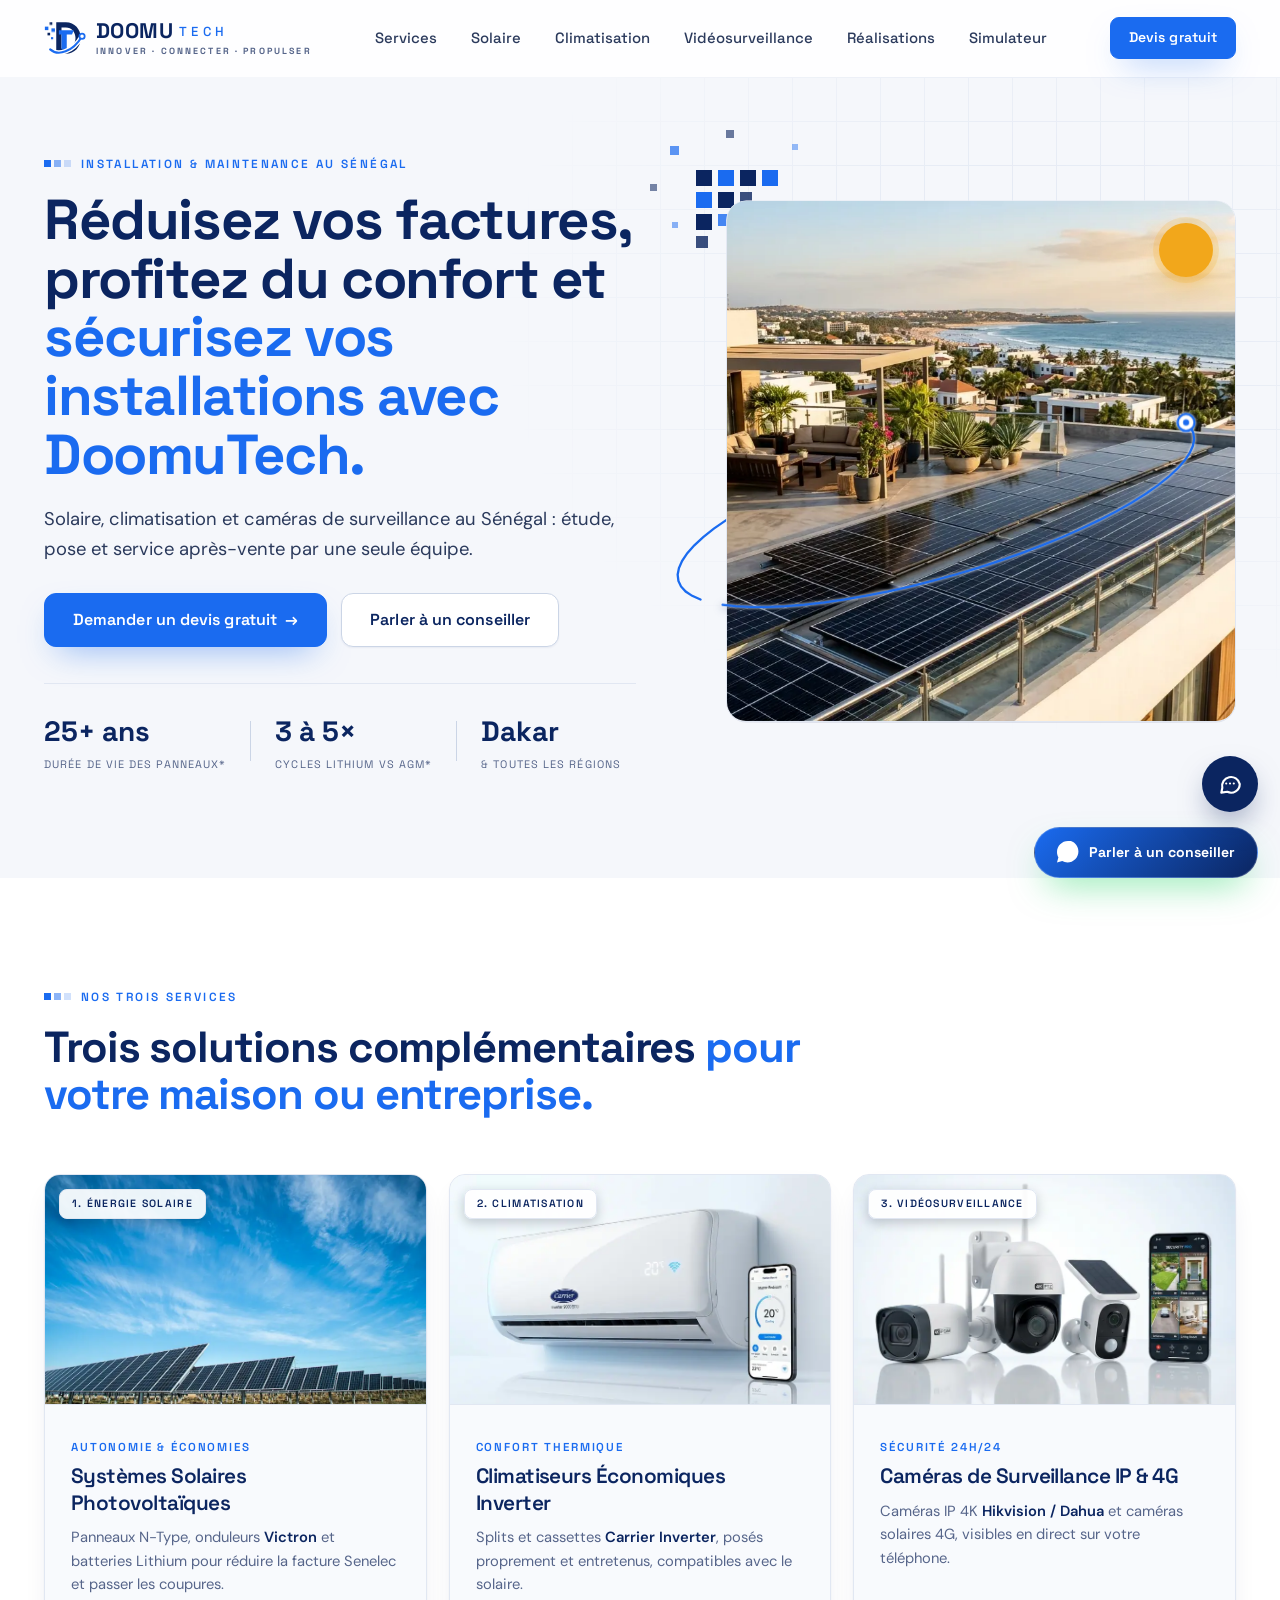
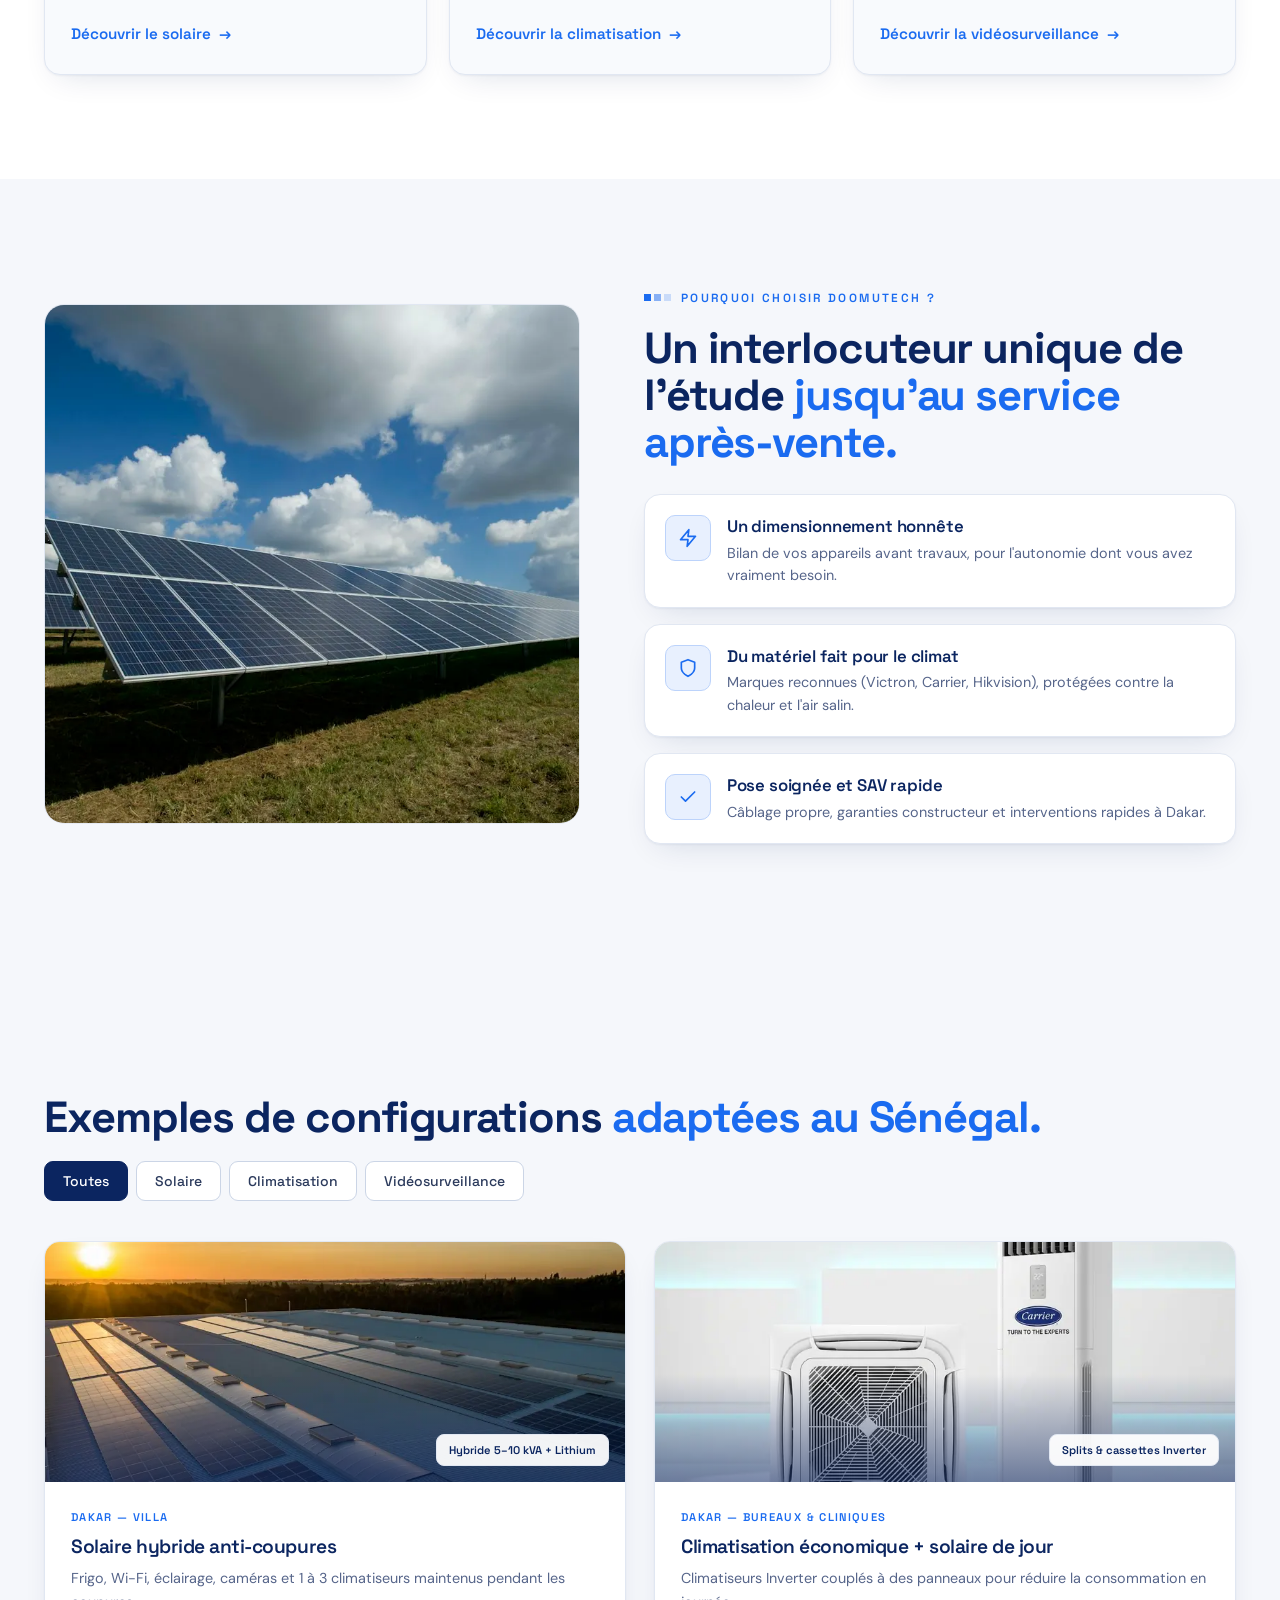
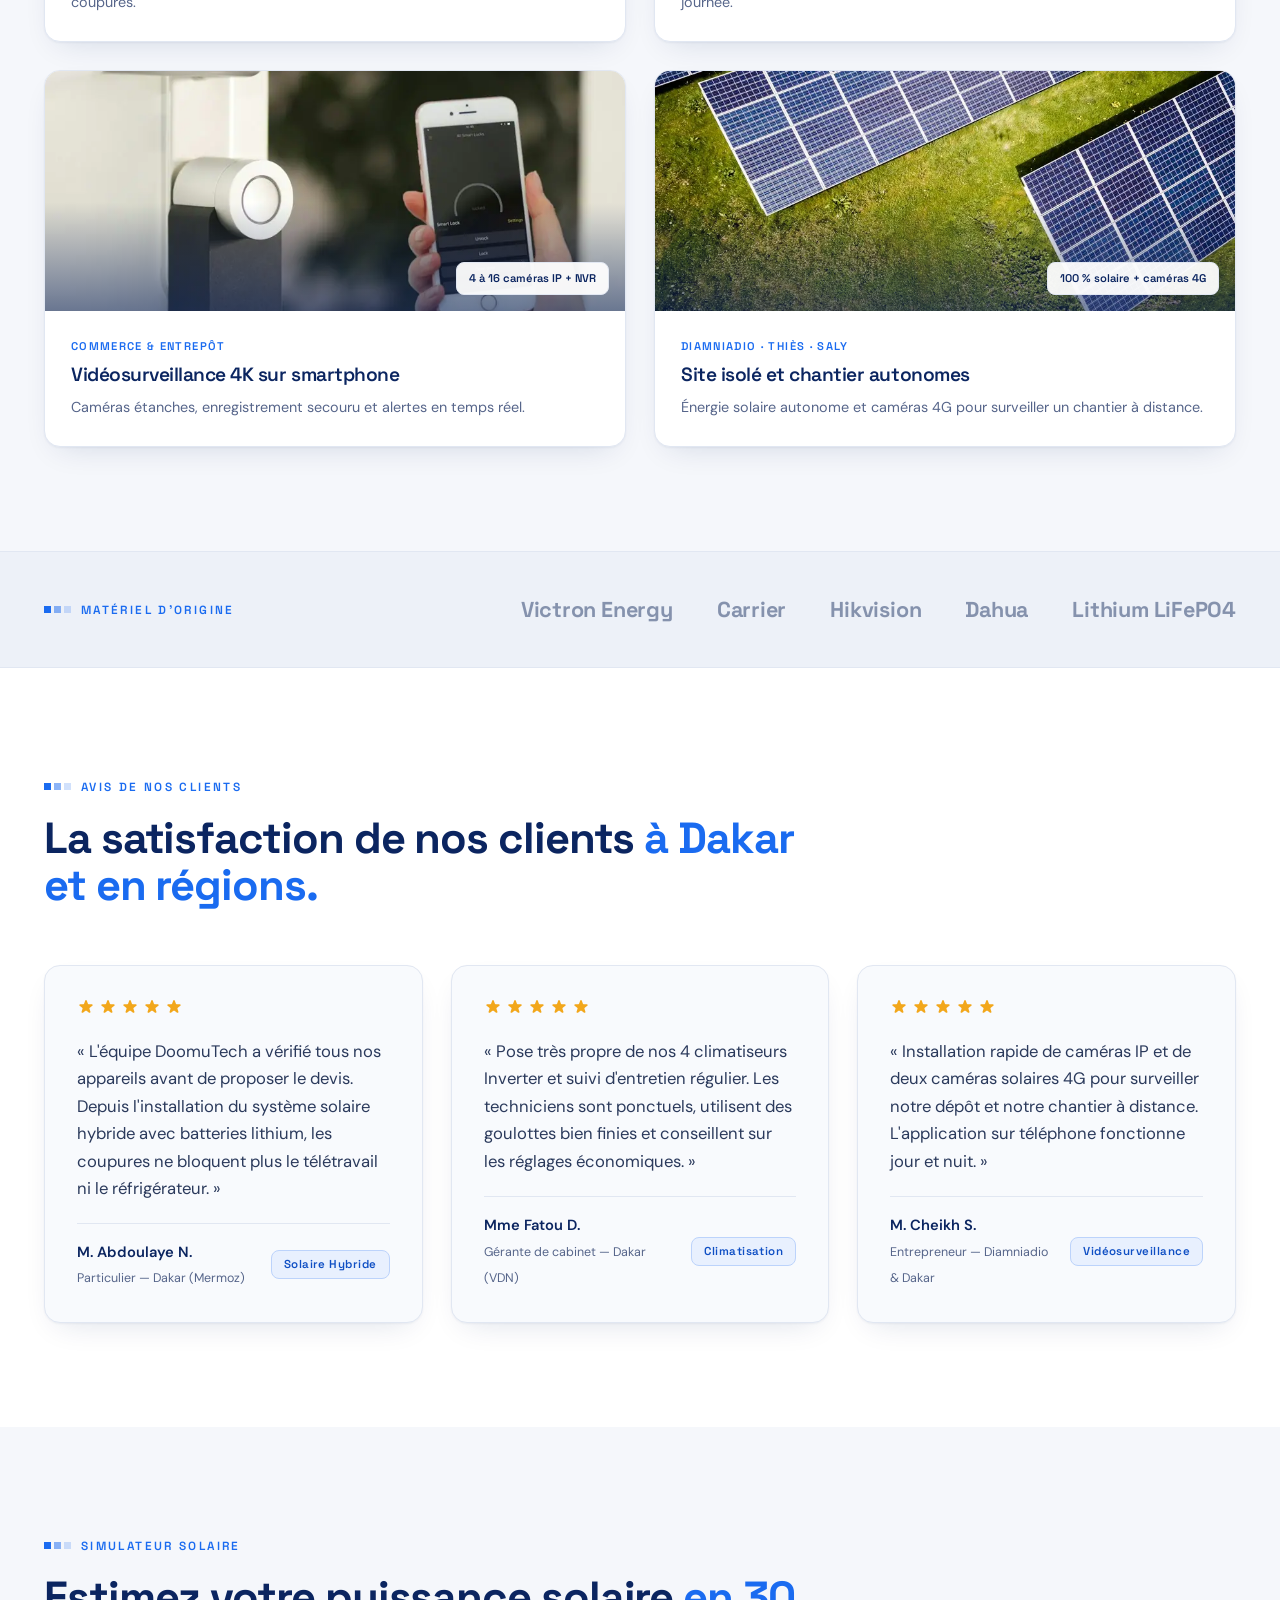
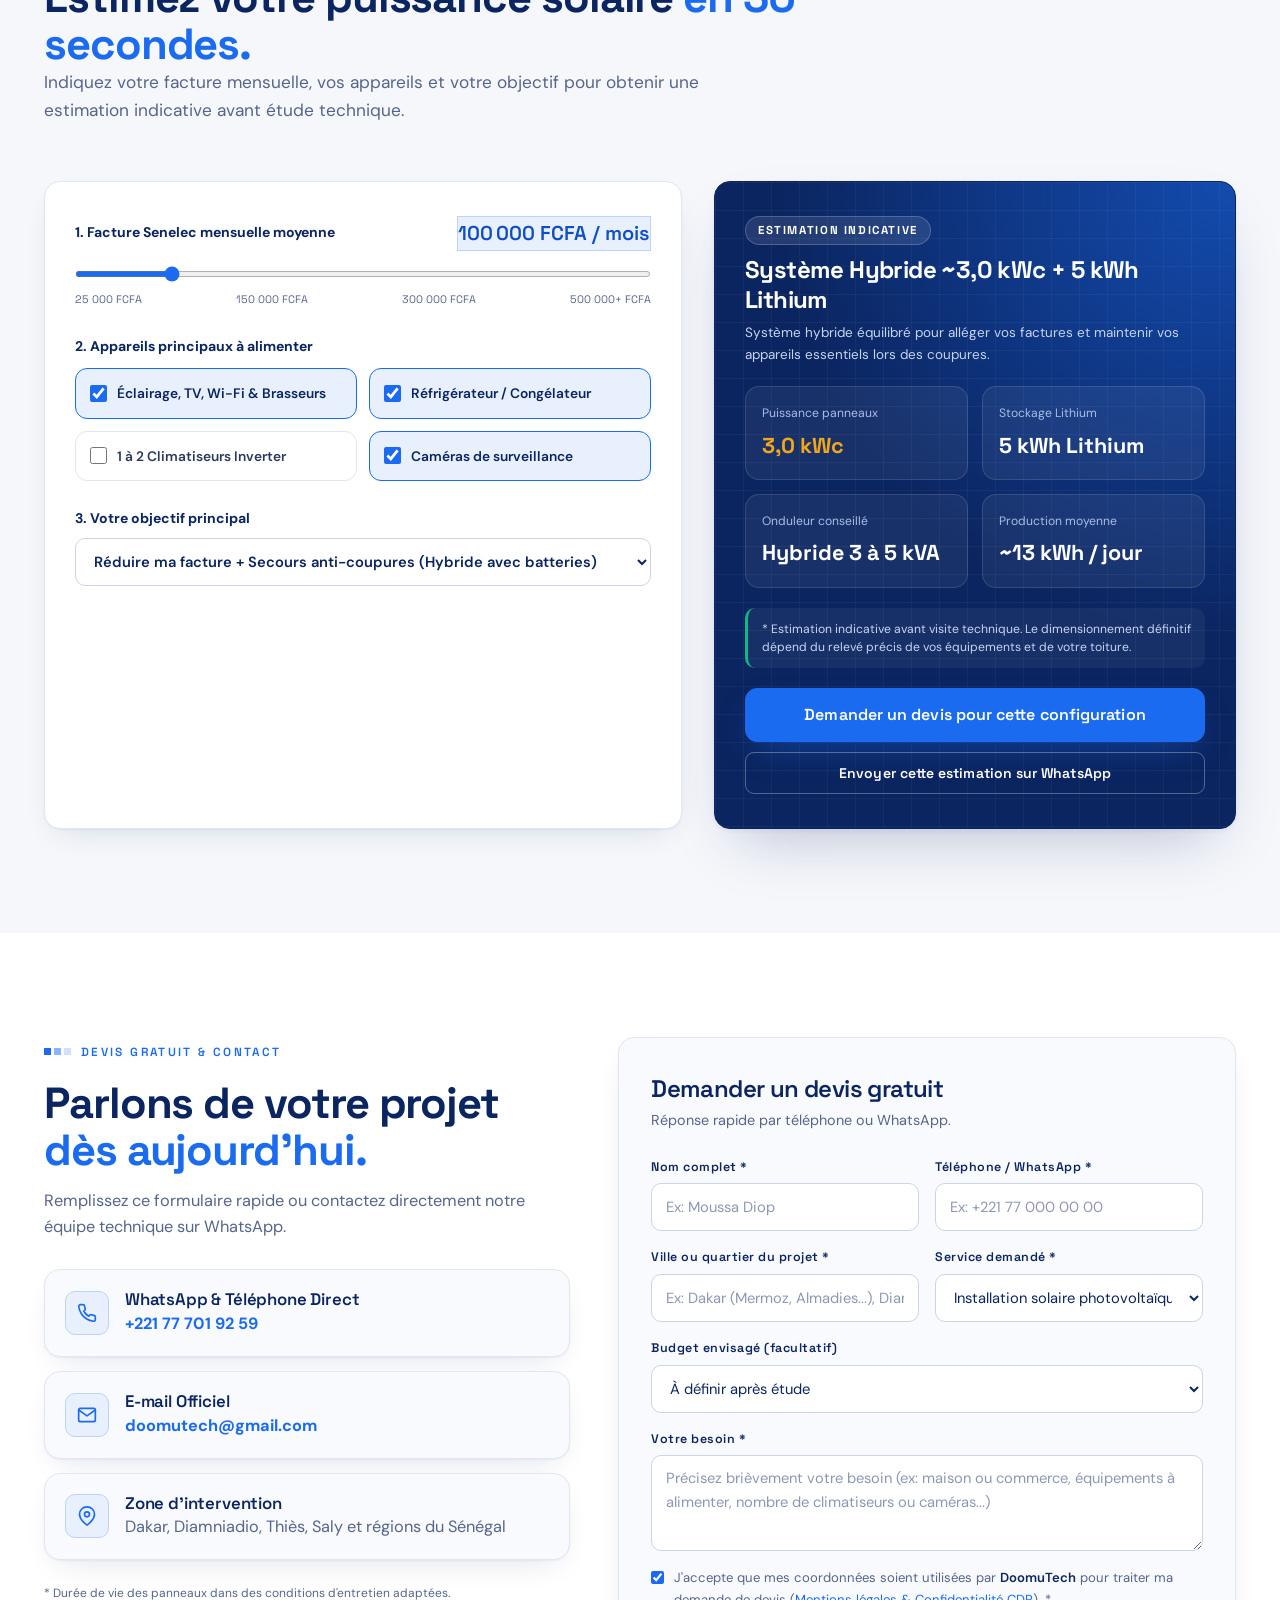
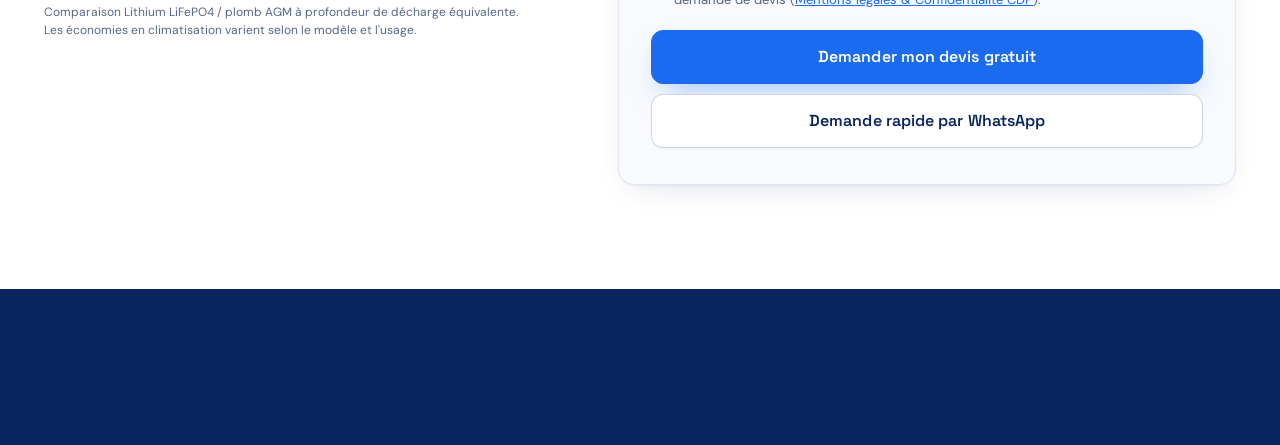
<file: index.html>
<!DOCTYPE html>
<html lang="fr" class="scroll-smooth">
<head>
  <meta charset="UTF-8" />
  <script>document.documentElement.classList.add('js')</script>
  <meta name="viewport" content="width=device-width, initial-scale=1.0" />
  <title>DoomuTech Sénégal | Installation Solaire à Dakar, Climatisation &amp; Caméras de Surveillance</title>
  <meta name="description" content="Réduisez vos factures, profitez du confort et sécurisez vos installations avec DoomuTech au Sénégal : installation solaire photovoltaïque à Dakar, climatiseurs économiques Inverter et caméras de surveillance IP/4G. Devis gratuit." />
  <link rel="canonical" href="https://doomutech-senegal.vercel.app/" />
  <link rel="preconnect" href="https://fonts.googleapis.com" />
  <link rel="preconnect" href="https://fonts.gstatic.com" crossorigin />
  <link href="https://fonts.googleapis.com/css2?family=DM+Sans:opsz,wght@9..40,400;9..40,500;9..40,700&family=Space+Grotesk:wght@400;500;600;700&display=swap" rel="stylesheet" />
  <link rel="stylesheet" href="styles.css" />
  <link rel="stylesheet" href="premium.css" />

  <!-- Données structurées JSON-LD SEO Local -->
  <script type="application/ld+json">
  {
    "@context": "https://schema.org",
    "@type": "LocalBusiness",
    "name": "DoomuTech Sénégal",
    "description": "Installation de systèmes solaires photovoltaïques, climatiseurs économiques Inverter et caméras de surveillance à Dakar et au Sénégal.",
    "url": "https://doomutech-senegal.vercel.app",
    "telephone": "+221777019259",
    "email": "doomutech@gmail.com",
    "address": {
      "@type": "PostalAddress",
      "addressLocality": "Dakar",
      "addressCountry": "SN"
    },
    "areaServed": ["Dakar", "Diamniadio", "Thiès", "Saly", "Sénégal"],
    "hasOfferCatalog": {
      "@type": "OfferCatalog",
      "name": "Services DoomuTech",
      "itemListElement": [
        { "@type": "Offer", "itemOffered": { "@type": "Service", "name": "Installation solaire photovoltaïque à Dakar" } },
        { "@type": "Offer", "itemOffered": { "@type": "Service", "name": "Installation et maintenance de climatiseurs au Sénégal" } },
        { "@type": "Offer", "itemOffered": { "@type": "Service", "name": "Installation de caméras de surveillance au Sénégal" } }
      ]
    }
  }
  </script>
</head>
<body>

  <!-- Navigation principale épurée -->
  <header class="site-header" id="navbar">
    <div class="container header-inner">
      <a href="#accueil" class="brand-logo" aria-label="DoomuTech Accueil">
        <div class="logo-mark">
          <svg viewBox="0 0 48 48" fill="none" xmlns="http://www.w3.org/2000/svg" aria-hidden="true">
            <rect class="logo-pixel" x="1" y="11" width="4" height="4" fill="#1A6BF0"/>
            <rect class="logo-pixel" x="6.5" y="6" width="3" height="3" fill="#0B2560"/>
            <rect class="logo-pixel" x="4" y="18" width="3" height="3" fill="#0B2560"/>
            <rect class="logo-pixel" x="8.5" y="13" width="4" height="4" fill="#1A6BF0"/>
            <rect class="logo-pixel" x="8" y="23" width="2.5" height="2.5" fill="#1A6BF0"/>
            <path fill="#0B2560" fill-rule="evenodd" d="M14 6h11c10 0 17 8 17 18s-7 18-17 18H14V6zm6 6v24h5c6.6 0 11-5.4 11-12s-4.4-12-11-12h-5z"/>
            <path fill="#1A6BF0" d="M17 15h17l-2 5h-6v17h-6V20h-3z"/>
            <path d="M7 37C16 45 33 40 43.5 22" stroke="#FFFFFF" stroke-width="5.5" stroke-linecap="round"/>
            <path class="logo-orbit" d="M7 37C16 45 33 40 43.5 22" stroke="#1A6BF0" stroke-width="2.4" stroke-linecap="round"/>
            <circle class="logo-node" cx="43.5" cy="22" r="3" fill="#FFFFFF" stroke="#1A6BF0" stroke-width="2"/>
          </svg>
        </div>
        <div class="brand-text">
          <span class="brand-name">Doomu<span class="brand-accent">Tech</span></span>
          <span class="brand-tag">INNOVER · CONNECTER · PROPULSER</span>
        </div>
      </a>

      <nav class="top-nav-pill-bar" id="navLinks" aria-label="Navigation principale">
        <a href="#services" class="top-nav-item" data-dock-link="services">Services</a>
        <a href="solaire.html" class="top-nav-item">Solaire</a>
        <a href="climatisation.html" class="top-nav-item">Climatisation</a>
        <a href="videosurveillance.html" class="top-nav-item">Vidéosurveillance</a>
        <a href="#realisations" class="top-nav-item" data-dock-link="realisations">Réalisations</a>
        <a href="#simulateur" class="top-nav-item" data-dock-link="simulateur">Simulateur</a>
      </nav>

      <div class="header-actions">
        <button type="button" class="theme-toggle-btn" id="themeToggleBtn" aria-label="Basculer le thème clair ou sombre" title="Mode Clair / Sombre">
          <span id="themeIcon"><svg class="svg-icon svg-stroke" viewBox="0 0 24 24" width="18" height="18" aria-hidden="true"><path d="M21 12.79A9 9 0 1 1 11.21 3 7 7 0 0 0 21 12.79z"/></svg></span>
        </button>
        <a href="#devis" class="btn btn-primary btn-sm">Devis gratuit</a>
        <button class="mobile-menu-btn" id="mobileMenuBtn" aria-label="Ouvrir le menu">
          <span></span><span></span><span></span>
        </button>
      </div>
    </div>
  </header>

  <!-- ========================================================================
       01. ACCUEIL PREMIUM (Message direct, 1 photo réaliste, 2 boutons d'action)
       ======================================================================== -->
  <section class="hero-section" id="accueil">
    <div class="container hero-grid">
      <div class="hero-content">
        <div class="eyebrow-badge">
          <span class="badge-dot"></span>
          <span>INSTALLATION &amp; MAINTENANCE AU SÉNÉGAL</span>
        </div>
        <h1 class="hero-title">
          Réduisez vos factures, profitez du confort et <em>sécurisez vos installations avec DoomuTech.</em>
        </h1>
        <p class="hero-subtitle">
          Solaire, climatisation et caméras de surveillance au Sénégal : étude, pose et service après-vente par une seule équipe.
        </p>

        <div class="hero-cta-group">
          <a href="#devis" class="btn btn-primary btn-lg">
            Demander un devis gratuit &nbsp;&rarr;
          </a>
          <a href="https://wa.me/221777019259?text=Bonjour%20DoomuTech%2C%20je%20souhaite%20parler%20%C3%A0%20un%20conseiller%20pour%20mon%20projet." target="_blank" rel="noopener" class="btn btn-whatsapp-hero btn-lg">
            Parler à un conseiller
          </a>
        </div>

        <div class="hero-metrics">
          <div class="metric-item">
            <span class="metric-value" data-count="25" data-suffix="+ ans">25+ ans</span>
            <span class="metric-label">Durée de vie des panneaux*</span>
          </div>
          <div class="metric-divider"></div>
          <div class="metric-item">
            <span class="metric-value">3 à 5×</span>
            <span class="metric-label">Cycles Lithium vs AGM*</span>
          </div>
          <div class="metric-divider"></div>
          <div class="metric-item">
            <span class="metric-value">Dakar</span>
            <span class="metric-label">&amp; toutes les régions</span>
          </div>
        </div>
      </div>

      <div class="hero-visual">
        <div class="hero-pixels" aria-hidden="true">
            <i style="--x:0;--y:0;--s:16px;--d:.24s"></i><i style="--x:22px;--y:0;--s:16px;--c:#1A6BF0;--d:.2s"></i><i style="--x:44px;--y:0;--s:16px;--d:.16s"></i><i style="--x:66px;--y:0;--s:16px;--c:#1A6BF0;--d:.12s"></i>
            <i style="--x:0;--y:22px;--s:16px;--c:#1A6BF0;--d:.2s"></i><i style="--x:22px;--y:22px;--s:16px;--d:.14s"></i><i style="--x:44px;--y:22px;--s:12px;--o:.8;--d:.1s"></i>
            <i style="--x:0;--y:44px;--s:16px;--d:.16s"></i><i style="--x:22px;--y:44px;--s:12px;--c:#1A6BF0;--o:.8;--d:.1s"></i>
            <i style="--x:0;--y:66px;--s:12px;--o:.8;--d:.12s"></i>
            <i style="--x:-26px;--y:-24px;--s:9px;--c:#1A6BF0;--o:.7;--d:.3s"></i><i style="--x:-46px;--y:14px;--s:7px;--o:.55;--d:.36s"></i><i style="--x:30px;--y:-40px;--s:8px;--o:.6;--d:.4s"></i><i style="--x:-24px;--y:52px;--s:6px;--c:#1A6BF0;--o:.5;--d:.44s"></i><i style="--x:96px;--y:-26px;--s:6px;--c:#1A6BF0;--o:.45;--d:.48s"></i>
          </div>
          <svg class="hero-orbit hero-orbit--back" viewBox="-20 180 700 300" aria-hidden="true"><path class="orbit-path" d="M22.5 450.9L11.6 446.1L3.1 440.4L-3.0 433.8L-6.4 426.5L-7.4 418.4L-5.7 409.7L-1.5 400.3L5.2 390.4L14.4 380.1L26.0 369.3L39.9 358.3L56.0 347.1L74.2 335.7L94.3 324.3L116.3 312.9L139.8 301.6L164.8 290.6L191.1 279.9L218.4 269.5L246.6 259.7L275.4 250.3L304.6 241.6L334.1 233.5L363.4 226.2L392.6 219.6L421.2 213.9L449.2 209.1L476.3 205.2L502.2 202.2L526.8 200.2L550.0 199.2L571.4 199.3L591.1 200.2L608.7 202.2L624.2 205.2L637.5 209.1L648.4 213.9"/></svg>
          <div class="hero-image-frame">
          <img src="assets/images/hero-dakar-solar.webp" alt="Installation solaire photovoltaïque sur toiture moderne à Dakar" class="hero-img" />
          <div class="hero-sun" aria-hidden="true"></div>
        </div>
          <svg class="hero-orbit" viewBox="-20 180 700 300" aria-hidden="true"><path class="orbit-path" d="M656.9 219.6L663.0 226.2L666.4 233.5L667.4 241.6L665.7 250.3L661.5 259.7L654.8 269.6L645.6 279.9L634.0 290.7L620.1 301.7L604.0 312.9L585.8 324.3L565.7 335.7L543.7 347.1L520.2 358.4L495.2 369.4L468.9 380.1L441.6 390.5L413.4 400.3L384.6 409.7L355.4 418.4L325.9 426.5L296.6 433.8L267.4 440.4L238.8 446.1L210.8 450.9L183.7 454.8L157.8 457.8L133.2 459.8L110.0 460.8L88.6 460.7L68.9 459.8L51.3 457.8"/><g class="orbit-node"><circle class="orbit-node-ring" cx="656.9" cy="219.6" r="11"/><circle class="orbit-node-dot" cx="656.9" cy="219.6" r="4"/></g></svg>
      </div>
    </div>
  </section>

  <!-- ========================================================================
       02. NOS TROIS SERVICES (3 cartes épurées, 1 photo réaliste par service)
       ======================================================================== -->
  <section class="activities-section" id="services">
    <div class="container">
      <div class="section-header">
        <span class="section-eyebrow">NOS TROIS SERVICES</span>
        <h2 class="section-title">Trois solutions complémentaires <em>pour votre maison ou entreprise.</em></h2>
      </div>

      <div class="activities-bento-grid">
        <!-- Service 1 : Énergie Solaire -->
        <article class="activity-bento-card">
          <div class="activity-media">
            <span class="activity-tag-pill">1. ÉNERGIE SOLAIRE</span>
            <img src="assets/images/real/service-solaire.webp" alt="Panneaux solaires photovoltaïques monocristallins" class="activity-cover-photo" loading="lazy" />
          </div>
          <div class="activity-body">
            <div>
              <span class="pkg-tag">AUTONOMIE &amp; ÉCONOMIES</span>
              <h3>Systèmes Solaires Photovoltaïques</h3>
              <p>Panneaux N-Type, onduleurs <strong>Victron</strong> et batteries Lithium pour réduire la facture Senelec et passer les coupures.</p>
            </div>
            <a href="solaire.html" class="card-link">Découvrir le solaire <span aria-hidden="true">→</span></a>
          </div>
        </article>

        <!-- Service 2 : Climatisation -->
        <article class="activity-bento-card">
          <div class="activity-media">
            <span class="activity-tag-pill" style="background: #0284C7;">2. CLIMATISATION</span>
            <img src="assets/images/carrier/carrier-smart-9k.webp" alt="Climatiseur mural économique Inverter basse consommation" class="activity-cover-photo" loading="lazy" />
          </div>
          <div class="activity-body">
            <div>
              <span class="pkg-tag">CONFORT THERMIQUE</span>
              <h3>Climatiseurs Économiques Inverter</h3>
              <p>Splits et cassettes <strong>Carrier Inverter</strong>, posés proprement et entretenus, compatibles avec le solaire.</p>
            </div>
            <a href="climatisation.html" class="card-link">Découvrir la climatisation <span aria-hidden="true">→</span></a>
          </div>
        </article>

        <!-- Service 3 : Vidéosurveillance -->
        <article class="activity-bento-card">
          <div class="activity-media">
            <span class="activity-tag-pill" style="background: #0F172A;">3. VIDÉOSURVEILLANCE</span>
            <img src="assets/images/camera-kit-4k.webp" alt="Kit caméras de surveillance IP 4K et caméras solaires 4G avec application mobile" class="activity-cover-photo" loading="lazy" />
          </div>
          <div class="activity-body">
            <div>
              <span class="pkg-tag">SÉCURITÉ 24H/24</span>
              <h3>Caméras de Surveillance IP &amp; 4G</h3>
              <p>Caméras IP 4K <strong>Hikvision / Dahua</strong> et caméras solaires 4G, visibles en direct sur votre téléphone.</p>
            </div>
            <a href="videosurveillance.html" class="card-link">Découvrir la vidéosurveillance <span aria-hidden="true">→</span></a>
          </div>
        </article>
      </div>
    </div>
  </section>

  <!-- ========================================================================
       03. POURQUOI CHOISIR DOOMUTECH ? (Mise en page aérée, 1 grande photo réelle)
       ======================================================================== -->
  <section class="engineering-section" id="pourquoi-doomutech">
    <div class="container eng-grid">
      <div class="eng-image-col">
        <div class="hero-image-frame" style="height: 100%; min-height: 380px;">
          <img src="assets/images/real/hero-solar-roof.webp" alt="Champ solaire photovoltaïque haute performance" class="hero-img" style="height: 100%; object-fit: cover;" loading="lazy" />
        </div>
      </div>

      <div class="eng-content-col">
        <span class="section-eyebrow">POURQUOI CHOISIR DOOMUTECH ?</span>
        <h2 class="section-title">Un interlocuteur unique de l'étude <em>jusqu'au service après-vente.</em></h2>

        <div class="eng-feature-list">
          <div class="eng-feature-item">
            <div class="eng-icon-box">
              <svg class="svg-icon svg-stroke" viewBox="0 0 24 24" width="22" height="22" style="color: var(--brand);" aria-hidden="true"><polygon points="13 2 3 14 12 14 11 22 21 10 12 10 13 2"/></svg>
            </div>
            <div>
              <h4>Un dimensionnement honnête</h4>
              <p>Bilan de vos appareils avant travaux, pour l'autonomie dont vous avez vraiment besoin.</p>
            </div>
          </div>

          <div class="eng-feature-item">
            <div class="eng-icon-box">
              <svg class="svg-icon svg-stroke" viewBox="0 0 24 24" width="22" height="22" style="color: var(--brand);" aria-hidden="true"><path d="M12 22s8-4 8-10V5l-8-3-8 3v7c0 6 8 10 8 10z"/></svg>
            </div>
            <div>
              <h4>Du matériel fait pour le climat</h4>
              <p>Marques reconnues (Victron, Carrier, Hikvision), protégées contre la chaleur et l'air salin.</p>
            </div>
          </div>

          <div class="eng-feature-item">
            <div class="eng-icon-box">
              <svg class="svg-icon svg-stroke" viewBox="0 0 24 24" width="22" height="22" style="color: var(--brand);" aria-hidden="true"><path d="M20 6L9 17l-5-5"/></svg>
            </div>
            <div>
              <h4>Pose soignée et SAV rapide</h4>
              <p>Câblage propre, garanties constructeur et interventions rapides à Dakar.</p>
            </div>
          </div>
        </div>
      </div>
    </div>
  </section>

  <!-- ========================================================================
       04. NOS RÉALISATIONS & SOLUTIONS TYPES (4 photos réalistes distinctes)
       ======================================================================== -->
  <section class="portfolio-section" id="realisations">
    <div class="container">
      <div class="section-header-row">
        <div>
          <span class="section-eyebrow">NOS SOLUTIONS TYPES</span>
          <h2 class="section-title">Exemples de configurations <em>adaptées au Sénégal.</em></h2>
        </div>
        <div class="portfolio-filters" id="portfolioFilters">
          <button type="button" class="filter-btn active" data-filter="all">Toutes</button>
          <button type="button" class="filter-btn" data-filter="solaire">Solaire</button>
          <button type="button" class="filter-btn" data-filter="climatisation">Climatisation</button>
          <button type="button" class="filter-btn" data-filter="cameras">Vidéosurveillance</button>
        </div>
      </div>

      <div class="portfolio-grid" id="portfolioGrid">
        <article class="project-card" data-category="solaire">
          <div class="project-visual project-bg-1">
            <img src="assets/images/real/projet-villa-solaire.webp" alt="Toiture équipée de panneaux solaires photovoltaïques" class="project-photo" loading="lazy" />
            <div class="project-power">Hybride 5–10 kVA + Lithium</div>
          </div>
          <div class="project-body">
            <span class="project-place">Dakar — Villa</span>
            <h3>Solaire hybride anti-coupures</h3>
            <p>Frigo, Wi-Fi, éclairage, caméras et 1 à 3 climatiseurs maintenus pendant les coupures.</p>
          </div>
        </article>

        <article class="project-card" data-category="climatisation">
          <div class="project-visual project-bg-2">
            <img src="assets/images/carrier/carrier-cassette-24k.webp" alt="Climatiseurs cassettes et armoires Carrier Inverter pour bureaux" class="project-photo" loading="lazy" />
            <div class="project-power">Splits &amp; cassettes Inverter</div>
          </div>
          <div class="project-body">
            <span class="project-place">Dakar — Bureaux &amp; cliniques</span>
            <h3>Climatisation économique + solaire de jour</h3>
            <p>Climatiseurs Inverter couplés à des panneaux pour réduire la consommation en journée.</p>
          </div>
        </article>

        <article class="project-card" data-category="cameras">
          <div class="project-visual project-bg-3">
            <img src="assets/images/real/projet-securite-commerce.webp" alt="Contrôle de sécurité et vidéosurveillance sur smartphone" class="project-photo" loading="lazy" />
            <div class="project-power">4 à 16 caméras IP + NVR</div>
          </div>
          <div class="project-body">
            <span class="project-place">Commerce &amp; entrepôt</span>
            <h3>Vidéosurveillance 4K sur smartphone</h3>
            <p>Caméras étanches, enregistrement secouru et alertes en temps réel.</p>
          </div>
        </article>

        <article class="project-card" data-category="solaire">
          <div class="project-visual project-bg-4">
            <img src="assets/images/real/projet-site-isole.webp" alt="Champ solaire photovoltaïque autonome pour site isolé" class="project-photo" loading="lazy" />
            <div class="project-power">100 % solaire + caméras 4G</div>
          </div>
          <div class="project-body">
            <span class="project-place">Diamniadio · Thiès · Saly</span>
            <h3>Site isolé et chantier autonomes</h3>
            <p>Énergie solaire autonome et caméras 4G pour surveiller un chantier à distance.</p>
          </div>
        </article>
      </div>
    </div>
  </section>

  <!-- ========================================================================
       05. NOS MARQUES (bandeau sobre)
       ======================================================================== -->
  <section class="brands-strip" id="equipements" aria-label="Nos marques partenaires">
    <div class="container brands-inner">
      <span class="section-eyebrow">MATÉRIEL D'ORIGINE</span>
      <ul class="brands-list">
        <li>Victron Energy</li>
        <li>Carrier</li>
        <li>Hikvision</li>
        <li>Dahua</li>
        <li>Lithium LiFePO4</li>
      </ul>
    </div>
  </section>

  <!-- ========================================================================
       06. AVIS DE NOS CLIENTS (Témoignages clairs et concis)
       ======================================================================== -->
  <section class="testimonials-section" id="avis-clients">
    <div class="container">
      <div class="section-header">
        <span class="section-eyebrow">AVIS DE NOS CLIENTS</span>
        <h2 class="section-title">La satisfaction de nos clients <em>à Dakar et en régions.</em></h2>
      </div>

      <div class="testimonials-grid">
        <article class="testimonial-card">
          <div>
            <div class="stars-svg-row" aria-label="5 étoiles sur 5">
              <svg viewBox="0 0 20 20" aria-hidden="true"><path d="M9.049 2.927c.3-.921 1.603-.921 1.902 0l1.07 3.292a1 1 0 00.95.69h3.462c.969 0 1.371 1.24.588 1.81l-2.8 2.034a1 1 0 00-.364 1.118l1.07 3.292c.3.921-.755 1.688-1.54 1.118l-2.8-2.034a1 1 0 00-1.175 0l-2.8 2.034c-.784.57-1.838-.197-1.539-1.118l1.07-3.292a1 1 0 00-.364-1.118L2.98 8.72c-.783-.57-.38-1.81.588-1.81h3.461a1 1 0 00.951-.69l1.07-3.292z"/></svg>
              <svg viewBox="0 0 20 20" aria-hidden="true"><path d="M9.049 2.927c.3-.921 1.603-.921 1.902 0l1.07 3.292a1 1 0 00.95.69h3.462c.969 0 1.371 1.24.588 1.81l-2.8 2.034a1 1 0 00-.364 1.118l1.07 3.292c.3.921-.755 1.688-1.54 1.118l-2.8-2.034a1 1 0 00-1.175 0l-2.8 2.034c-.784.57-1.838-.197-1.539-1.118l1.07-3.292a1 1 0 00-.364-1.118L2.98 8.72c-.783-.57-.38-1.81.588-1.81h3.461a1 1 0 00.951-.69l1.07-3.292z"/></svg>
              <svg viewBox="0 0 20 20" aria-hidden="true"><path d="M9.049 2.927c.3-.921 1.603-.921 1.902 0l1.07 3.292a1 1 0 00.95.69h3.462c.969 0 1.371 1.24.588 1.81l-2.8 2.034a1 1 0 00-.364 1.118l1.07 3.292c.3.921-.755 1.688-1.54 1.118l-2.8-2.034a1 1 0 00-1.175 0l-2.8 2.034c-.784.57-1.838-.197-1.539-1.118l1.07-3.292a1 1 0 00-.364-1.118L2.98 8.72c-.783-.57-.38-1.81.588-1.81h3.461a1 1 0 00.951-.69l1.07-3.292z"/></svg>
              <svg viewBox="0 0 20 20" aria-hidden="true"><path d="M9.049 2.927c.3-.921 1.603-.921 1.902 0l1.07 3.292a1 1 0 00.95.69h3.462c.969 0 1.371 1.24.588 1.81l-2.8 2.034a1 1 0 00-.364 1.118l1.07 3.292c.3.921-.755 1.688-1.54 1.118l-2.8-2.034a1 1 0 00-1.175 0l-2.8 2.034c-.784.57-1.838-.197-1.539-1.118l1.07-3.292a1 1 0 00-.364-1.118L2.98 8.72c-.783-.57-.38-1.81.588-1.81h3.461a1 1 0 00.951-.69l1.07-3.292z"/></svg>
              <svg viewBox="0 0 20 20" aria-hidden="true"><path d="M9.049 2.927c.3-.921 1.603-.921 1.902 0l1.07 3.292a1 1 0 00.95.69h3.462c.969 0 1.371 1.24.588 1.81l-2.8 2.034a1 1 0 00-.364 1.118l1.07 3.292c.3.921-.755 1.688-1.54 1.118l-2.8-2.034a1 1 0 00-1.175 0l-2.8 2.034c-.784.57-1.838-.197-1.539-1.118l1.07-3.292a1 1 0 00-.364-1.118L2.98 8.72c-.783-.57-.38-1.81.588-1.81h3.461a1 1 0 00.951-.69l1.07-3.292z"/></svg>
            </div>
            <p class="t-quote">
              « L'équipe DoomuTech a vérifié tous nos appareils avant de proposer le devis. Depuis l'installation du système solaire hybride avec batteries lithium, les coupures ne bloquent plus le télétravail ni le réfrigérateur. »
            </p>
          </div>
          <div class="t-author-row">
            <div class="t-author-info">
              <strong>M. Abdoulaye N.</strong>
              <span>Particulier — Dakar (Mermoz)</span>
            </div>
            <span class="t-service-tag">Solaire Hybride</span>
          </div>
        </article>

        <article class="testimonial-card">
          <div>
            <div class="stars-svg-row" aria-label="5 étoiles sur 5">
              <svg viewBox="0 0 20 20" aria-hidden="true"><path d="M9.049 2.927c.3-.921 1.603-.921 1.902 0l1.07 3.292a1 1 0 00.95.69h3.462c.969 0 1.371 1.24.588 1.81l-2.8 2.034a1 1 0 00-.364 1.118l1.07 3.292c.3.921-.755 1.688-1.54 1.118l-2.8-2.034a1 1 0 00-1.175 0l-2.8 2.034c-.784.57-1.838-.197-1.539-1.118l1.07-3.292a1 1 0 00-.364-1.118L2.98 8.72c-.783-.57-.38-1.81.588-1.81h3.461a1 1 0 00.951-.69l1.07-3.292z"/></svg>
              <svg viewBox="0 0 20 20" aria-hidden="true"><path d="M9.049 2.927c.3-.921 1.603-.921 1.902 0l1.07 3.292a1 1 0 00.95.69h3.462c.969 0 1.371 1.24.588 1.81l-2.8 2.034a1 1 0 00-.364 1.118l1.07 3.292c.3.921-.755 1.688-1.54 1.118l-2.8-2.034a1 1 0 00-1.175 0l-2.8 2.034c-.784.57-1.838-.197-1.539-1.118l1.07-3.292a1 1 0 00-.364-1.118L2.98 8.72c-.783-.57-.38-1.81.588-1.81h3.461a1 1 0 00.951-.69l1.07-3.292z"/></svg>
              <svg viewBox="0 0 20 20" aria-hidden="true"><path d="M9.049 2.927c.3-.921 1.603-.921 1.902 0l1.07 3.292a1 1 0 00.95.69h3.462c.969 0 1.371 1.24.588 1.81l-2.8 2.034a1 1 0 00-.364 1.118l1.07 3.292c.3.921-.755 1.688-1.54 1.118l-2.8-2.034a1 1 0 00-1.175 0l-2.8 2.034c-.784.57-1.838-.197-1.539-1.118l1.07-3.292a1 1 0 00-.364-1.118L2.98 8.72c-.783-.57-.38-1.81.588-1.81h3.461a1 1 0 00.951-.69l1.07-3.292z"/></svg>
              <svg viewBox="0 0 20 20" aria-hidden="true"><path d="M9.049 2.927c.3-.921 1.603-.921 1.902 0l1.07 3.292a1 1 0 00.95.69h3.462c.969 0 1.371 1.24.588 1.81l-2.8 2.034a1 1 0 00-.364 1.118l1.07 3.292c.3.921-.755 1.688-1.54 1.118l-2.8-2.034a1 1 0 00-1.175 0l-2.8 2.034c-.784.57-1.838-.197-1.539-1.118l1.07-3.292a1 1 0 00-.364-1.118L2.98 8.72c-.783-.57-.38-1.81.588-1.81h3.461a1 1 0 00.951-.69l1.07-3.292z"/></svg>
              <svg viewBox="0 0 20 20" aria-hidden="true"><path d="M9.049 2.927c.3-.921 1.603-.921 1.902 0l1.07 3.292a1 1 0 00.95.69h3.462c.969 0 1.371 1.24.588 1.81l-2.8 2.034a1 1 0 00-.364 1.118l1.07 3.292c.3.921-.755 1.688-1.54 1.118l-2.8-2.034a1 1 0 00-1.175 0l-2.8 2.034c-.784.57-1.838-.197-1.539-1.118l1.07-3.292a1 1 0 00-.364-1.118L2.98 8.72c-.783-.57-.38-1.81.588-1.81h3.461a1 1 0 00.951-.69l1.07-3.292z"/></svg>
            </div>
            <p class="t-quote">
              « Pose très propre de nos 4 climatiseurs Inverter et suivi d'entretien régulier. Les techniciens sont ponctuels, utilisent des goulottes bien finies et conseillent sur les réglages économiques. »
            </p>
          </div>
          <div class="t-author-row">
            <div class="t-author-info">
              <strong>Mme Fatou D.</strong>
              <span>Gérante de cabinet — Dakar (VDN)</span>
            </div>
            <span class="t-service-tag">Climatisation</span>
          </div>
        </article>

        <article class="testimonial-card">
          <div>
            <div class="stars-svg-row" aria-label="5 étoiles sur 5">
              <svg viewBox="0 0 20 20" aria-hidden="true"><path d="M9.049 2.927c.3-.921 1.603-.921 1.902 0l1.07 3.292a1 1 0 00.95.69h3.462c.969 0 1.371 1.24.588 1.81l-2.8 2.034a1 1 0 00-.364 1.118l1.07 3.292c.3.921-.755 1.688-1.54 1.118l-2.8-2.034a1 1 0 00-1.175 0l-2.8 2.034c-.784.57-1.838-.197-1.539-1.118l1.07-3.292a1 1 0 00-.364-1.118L2.98 8.72c-.783-.57-.38-1.81.588-1.81h3.461a1 1 0 00.951-.69l1.07-3.292z"/></svg>
              <svg viewBox="0 0 20 20" aria-hidden="true"><path d="M9.049 2.927c.3-.921 1.603-.921 1.902 0l1.07 3.292a1 1 0 00.95.69h3.462c.969 0 1.371 1.24.588 1.81l-2.8 2.034a1 1 0 00-.364 1.118l1.07 3.292c.3.921-.755 1.688-1.54 1.118l-2.8-2.034a1 1 0 00-1.175 0l-2.8 2.034c-.784.57-1.838-.197-1.539-1.118l1.07-3.292a1 1 0 00-.364-1.118L2.98 8.72c-.783-.57-.38-1.81.588-1.81h3.461a1 1 0 00.951-.69l1.07-3.292z"/></svg>
              <svg viewBox="0 0 20 20" aria-hidden="true"><path d="M9.049 2.927c.3-.921 1.603-.921 1.902 0l1.07 3.292a1 1 0 00.95.69h3.462c.969 0 1.371 1.24.588 1.81l-2.8 2.034a1 1 0 00-.364 1.118l1.07 3.292c.3.921-.755 1.688-1.54 1.118l-2.8-2.034a1 1 0 00-1.175 0l-2.8 2.034c-.784.57-1.838-.197-1.539-1.118l1.07-3.292a1 1 0 00-.364-1.118L2.98 8.72c-.783-.57-.38-1.81.588-1.81h3.461a1 1 0 00.951-.69l1.07-3.292z"/></svg>
              <svg viewBox="0 0 20 20" aria-hidden="true"><path d="M9.049 2.927c.3-.921 1.603-.921 1.902 0l1.07 3.292a1 1 0 00.95.69h3.462c.969 0 1.371 1.24.588 1.81l-2.8 2.034a1 1 0 00-.364 1.118l1.07 3.292c.3.921-.755 1.688-1.54 1.118l-2.8-2.034a1 1 0 00-1.175 0l-2.8 2.034c-.784.57-1.838-.197-1.539-1.118l1.07-3.292a1 1 0 00-.364-1.118L2.98 8.72c-.783-.57-.38-1.81.588-1.81h3.461a1 1 0 00.951-.69l1.07-3.292z"/></svg>
              <svg viewBox="0 0 20 20" aria-hidden="true"><path d="M9.049 2.927c.3-.921 1.603-.921 1.902 0l1.07 3.292a1 1 0 00.95.69h3.462c.969 0 1.371 1.24.588 1.81l-2.8 2.034a1 1 0 00-.364 1.118l1.07 3.292c.3.921-.755 1.688-1.54 1.118l-2.8-2.034a1 1 0 00-1.175 0l-2.8 2.034c-.784.57-1.838-.197-1.539-1.118l1.07-3.292a1 1 0 00-.364-1.118L2.98 8.72c-.783-.57-.38-1.81.588-1.81h3.461a1 1 0 00.951-.69l1.07-3.292z"/></svg>
            </div>
            <p class="t-quote">
              « Installation rapide de caméras IP et de deux caméras solaires 4G pour surveiller notre dépôt et notre chantier à distance. L'application sur téléphone fonctionne jour et nuit. »
            </p>
          </div>
          <div class="t-author-row">
            <div class="t-author-info">
              <strong>M. Cheikh S.</strong>
              <span>Entrepreneur — Diamniadio &amp; Dakar</span>
            </div>
            <span class="t-service-tag">Vidéosurveillance</span>
          </div>
        </article>
      </div>
    </div>
  </section>

  <!-- ========================================================================
       07. SIMULATEUR SOLAIRE SIMPLE (Estimation indicative en 30 secondes)
       ======================================================================== -->
  <section class="simple-sim-section" id="simulateur">
    <div class="container">
      <div class="section-header">
        <span class="section-eyebrow">SIMULATEUR SOLAIRE</span>
        <h2 class="section-title">Estimez votre puissance solaire <em>en 30 secondes.</em></h2>
        <p class="section-desc">
          Indiquez votre facture mensuelle, vos appareils et votre objectif pour obtenir une estimation indicative avant étude technique.
        </p>
      </div>

      <div class="simple-sim-grid">
        <div class="simple-sim-inputs">
          <div>
            <div style="display: flex; justify-content: space-between; align-items: center; margin-bottom: 8px;">
              <label for="simBillSlider" style="font-weight: 700; font-size: 14px; color: var(--ink);">1. Facture Senelec mensuelle moyenne</label>
              <span class="sim-readout" id="simBillDisplay">100 000 FCFA / mois</span>
            </div>
            <input type="range" id="simBillSlider" class="solar-slider" min="25000" max="500000" step="25000" value="100000" />
            <div class="slider-ticks">
              <span>25 000 FCFA</span>
              <span>150 000 FCFA</span>
              <span>300 000 FCFA</span>
              <span>500 000+ FCFA</span>
            </div>
          </div>

          <div>
            <label style="display: block; font-weight: 700; font-size: 14px; color: var(--ink); margin-bottom: 10px;">2. Appareils principaux à alimenter</label>
            <div class="sim-appliance-grid">
              <label class="sim-app-label">
                <input type="checkbox" class="sim-app-check" value="base" checked />
                <span>Éclairage, TV, Wi-Fi &amp; Brasseurs</span>
              </label>
              <label class="sim-app-label">
                <input type="checkbox" class="sim-app-check" value="frigo" checked />
                <span>Réfrigérateur / Congélateur</span>
              </label>
              <label class="sim-app-label">
                <input type="checkbox" class="sim-app-check" value="clim" />
                <span>1 à 2 Climatiseurs Inverter</span>
              </label>
              <label class="sim-app-label">
                <input type="checkbox" class="sim-app-check" value="cameras" checked />
                <span>Caméras de surveillance</span>
              </label>
            </div>
          </div>

          <div>
            <label for="simGoalSelect" style="display: block; font-weight: 700; font-size: 14px; color: var(--ink); margin-bottom: 8px;">3. Votre objectif principal</label>
            <select id="simGoalSelect" class="sim-select">
              <option value="hybride_secours" selected>Réduire ma facture + Secours anti-coupures (Hybride avec batteries)</option>
              <option value="diurne_sans_batterie">Réduire ma facture le jour uniquement (Sans batterie)</option>
              <option value="autonomie_complete">Autonomie complète jour &amp; nuit (Site isolé)</option>
            </select>
          </div>
        </div>

        <div class="simple-sim-output">
          <div>
            <span class="fintech-yield-pill" style="margin-bottom: 10px;">ESTIMATION INDICATIVE</span>
            <h3 id="simResultTitle" style="font-size: 21px; font-weight: 800; color: #FFFFFF; margin-bottom: 6px;">
              Kit Solaire Hybride 3 kWc + 5 kWh Lithium
            </h3>
            <p id="simResultSubtitle" style="font-size: 13.5px; color: #CBD5E1;">
              Adapté pour réduire votre facture et maintenir vos appareils essentiels lors des coupures.
            </p>
          </div>

          <div class="sim-out-kpis">
            <div class="sim-out-box">
              <span>Puissance panneaux</span>
              <strong id="simOutKwc">3,0 kWc</strong>
            </div>
            <div class="sim-out-box">
              <span>Stockage Lithium</span>
              <strong id="simOutKwh">5,0 kWh</strong>
            </div>
            <div class="sim-out-box">
              <span>Onduleur conseillé</span>
              <strong id="simOutInverter">Hybride 3 à 5 kVA</strong>
            </div>
            <div class="sim-out-box">
              <span>Production moyenne</span>
              <strong id="simOutProd">~13 kWh / jour</strong>
            </div>
          </div>

          <p class="sim-disclaimer">
            * Estimation indicative avant visite technique. Le dimensionnement définitif dépend du relevé précis de vos équipements et de votre toiture.
          </p>

          <div style="display: flex; flex-direction: column; gap: 10px;">
            <a href="#devis" id="simApplyToFormBtn" class="btn btn-primary btn-lg btn-block">
              Demander un devis pour cette configuration
            </a>
            <a href="https://wa.me/221777019259" id="simWhatsAppBtn" target="_blank" rel="noopener" class="btn btn-whatsapp-hero btn-sm btn-block" style="text-align: center;">
              Envoyer cette estimation sur WhatsApp
            </a>
          </div>
        </div>
      </div>
    </div>
  </section>

  <!-- ========================================================================
       08. DEVIS ET CONTACT (Formulaire court 5 champs + WhatsApp direct)
       ======================================================================== -->
  <section class="contact-section" id="devis">
    <div class="container contact-grid">
      <div class="contact-info-col">
        <span class="section-eyebrow">DEVIS GRATUIT &amp; CONTACT</span>
        <h2 class="section-title">Parlons de votre projet <em>dès aujourd'hui.</em></h2>
        <p class="contact-lead">
          Remplissez ce formulaire rapide ou contactez directement notre équipe technique sur WhatsApp.
        </p>

        <div class="contact-cards">
          <div class="c-card">
            <div class="c-icon">
              <svg class="svg-icon svg-stroke" viewBox="0 0 24 24" width="24" height="24" aria-hidden="true">
                <path d="M22 16.92v3a2 2 0 0 1-2.18 2 19.79 19.79 0 0 1-8.63-3.07 19.5 19.5 0 0 1-6-6 19.79 19.79 0 0 1-3.07-8.67A2 2 0 0 1 4.11 2h3a2 2 0 0 1 2 1.72 12.84 12.84 0 0 0 .7 2.81 2 2 0 0 1-.45 2.11L8.09 9.91a16 16 0 0 0 6 6l1.27-1.27a2 2 0 0 1 2.11-.45 12.84 12.84 0 0 0 2.81.7A2 2 0 0 1 22 16.92z"/>
              </svg>
            </div>
            <div>
              <h4>WhatsApp &amp; Téléphone Direct</h4>
              <p><a href="https://wa.me/221777019259" target="_blank" rel="noopener" style="color: var(--brand); font-weight: 700;">+221 77 701 92 59</a></p>
            </div>
          </div>
          <div class="c-card">
            <div class="c-icon">
              <svg class="svg-icon svg-stroke" viewBox="0 0 24 24" width="24" height="24" aria-hidden="true">
                <path d="M4 4h16c1.1 0 2 .9 2 2v12c0 1.1-.9 2-2 2H4c-1.1 0-2-.9-2-2V6c0-1.1.9-2 2-2z"/>
                <polyline points="22,6 12,13 2,6"/>
              </svg>
            </div>
            <div>
              <h4>E-mail Officiel</h4>
              <p><a href="mailto:doomutech@gmail.com" style="color: var(--brand); font-weight: 700;">doomutech@gmail.com</a></p>
            </div>
          </div>
          <div class="c-card">
            <div class="c-icon">
              <svg class="svg-icon svg-stroke" viewBox="0 0 24 24" width="24" height="24" aria-hidden="true">
                <path d="M21 10c0 7-9 13-9 13s-9-6-9-13a9 9 0 0 1 18 0z"/>
                <circle cx="12" cy="10" r="3"/>
              </svg>
            </div>
            <div>
              <h4>Zone d'intervention</h4>
              <p>Dakar, Diamniadio, Thiès, Saly et régions du Sénégal</p>
            </div>
          </div>
        </div>

        <p class="footnote">
          * Durée de vie des panneaux dans des conditions d'entretien adaptées. Comparaison Lithium LiFePO4 / plomb AGM à profondeur de décharge équivalente. Les économies en climatisation varient selon le modèle et l'usage.
        </p>
      </div>

      <div class="contact-form-col">
        <form class="quote-form" id="quoteForm">
          <h3>Demander un devis gratuit</h3>
          <p class="form-sub">Réponse rapide par téléphone ou WhatsApp.</p>

          <!-- Champ anti-spam Honeypot invisible -->
          <div style="position: absolute; left: -9999px; opacity: 0; pointer-events: none;" aria-hidden="true">
            <label for="websiteHoney">Ne pas remplir ce champ</label>
            <input type="text" id="websiteHoney" name="websiteHoney" tabindex="-1" autocomplete="off" />
          </div>

          <div class="form-row-2">
            <div class="form-group">
              <label for="clientName">Nom complet *</label>
              <input type="text" id="clientName" required placeholder="Ex: Moussa Diop" />
            </div>
            <div class="form-group">
              <label for="clientPhone">Téléphone / WhatsApp *</label>
              <input type="tel" id="clientPhone" required placeholder="Ex: +221 77 000 00 00" />
            </div>
          </div>

          <div class="form-row-2">
            <div class="form-group">
              <label for="clientLocation">Ville ou quartier du projet *</label>
              <input type="text" id="clientLocation" required placeholder="Ex: Dakar (Mermoz, Almadies...), Diamniadio, Saly" />
            </div>
            <div class="form-group">
              <label for="projectService">Service demandé *</label>
              <select id="projectService" required>
                <option value="Installation solaire photovoltaïque">Installation solaire photovoltaïque</option>
                <option value="Climatisation">Climatisation</option>
                <option value="Vidéosurveillance">Vidéosurveillance</option>
                <option value="Maintenance et dépannage">Maintenance et dépannage</option>
                <option value="Pack Multi-Services (Solaire + Clim + Caméras)">Pack Multi-Services (Solaire + Clim + Caméras)</option>
              </select>
            </div>
          </div>

          <div class="form-group">
            <label for="projectBudget">Budget envisagé (facultatif)</label>
            <select id="projectBudget">
              <option value="À définir après étude">À définir après étude</option>
              <option value="Moins de 500 000 FCFA">Moins de 500 000 FCFA</option>
              <option value="500 000 à 2 000 000 FCFA">500 000 à 2 000 000 FCFA</option>
              <option value="Plus de 2 000 000 FCFA">Plus de 2 000 000 FCFA</option>
            </select>
          </div>

          <div class="form-group">
            <label for="clientMessage">Votre besoin *</label>
            <textarea id="clientMessage" rows="3" required placeholder="Précisez brièvement votre besoin (ex: maison ou commerce, équipements à alimenter, nombre de climatiseurs ou caméras...)"></textarea>
          </div>

          <label class="cdp-consent-box" for="cdpConsent">
            <input type="checkbox" id="cdpConsent" required checked />
            <span>
              J'accepte que mes coordonnées soient utilisées par <strong>DoomuTech</strong> pour traiter ma demande de devis (<a href="#" id="openLegalModalLink" style="color: var(--brand); text-decoration: underline;">Mentions légales &amp; Confidentialité CDP</a>). *
            </span>
          </label>

          <div style="display: flex; flex-direction: column; gap: 10px;">
            <button type="submit" class="btn btn-primary btn-lg btn-block">
              Demander mon devis gratuit
            </button>
            <button type="button" id="quickWhatsAppQuoteBtn" class="btn btn-whatsapp-hero btn-lg btn-block">
              Demande rapide par WhatsApp
            </button>
          </div>

          <div id="formFeedback" class="form-feedback hidden"></div>
        </form>
      </div>
    </div>
  </section>

  <!-- Pied de page épuré -->
  <footer class="footer">
    <div class="container">
      <div class="footer-bottom" style="border-top: none; padding-top: 0; display: flex; justify-content: space-between; align-items: center; flex-wrap: wrap; gap: 12px;">
        <div>
          <p><strong>DoomuTech Sénégal</strong> — Énergie solaire, climatisation &amp; vidéosurveillance | <a href="mailto:doomutech@gmail.com">doomutech@gmail.com</a> | WhatsApp : <a href="https://wa.me/221777019259" target="_blank" rel="noopener">+221 77 701 92 59</a></p>
          <p class="footer-made" style="margin-top: 4px;">
            <a href="solaire.html" style="text-decoration: underline;">Solaire</a> •
            <a href="climatisation.html" style="text-decoration: underline;">Climatisation</a> •
            <a href="videosurveillance.html" style="text-decoration: underline;">Vidéosurveillance</a> •
            <a href="#simulateur" style="text-decoration: underline;">Simulateur Solaire</a>
          </p>
        </div>
        <div style="display: flex; gap: 14px; align-items: center; font-size: 12.5px;">
          <a href="#" id="footerLegalLink" style="text-decoration: underline;">Mentions légales &amp; Garanties (CDP)</a>
          <span>•</span>
          <a href="admin.html" style="font-weight: 700; color: var(--brand-light);">Suivi des Devis (Admin)</a>
        </div>
      </div>
    </div>
  </footer>

  <!-- Bouton WhatsApp Flottant Permanent -->
  <a href="https://wa.me/221777019259?text=Bonjour%20DoomuTech%2C%20je%20souhaite%20parler%20%C3%A0%20un%20conseiller%20pour%20un%20devis." target="_blank" rel="noopener" class="wa-floating-btn" aria-label="Contacter DoomuTech sur WhatsApp">
    <svg viewBox="0 0 24 24" fill="currentColor"><path d="M12.031 6.172c-3.181 0-5.767 2.586-5.768 5.766-.001 1.298.38 2.27 1.019 3.287l-.582 2.128 2.182-.573c.978.58 1.911.928 3.145.929 3.178 0 5.767-2.587 5.768-5.766.001-3.187-2.575-5.77-5.764-5.771zm3.392 8.244c-.144.405-.837.774-1.17.824-.299.045-.677.063-1.092-.069-.252-.08-.575-.187-.988-.365-1.739-.751-2.874-2.502-2.961-2.617-.087-.116-.708-.94-.708-1.793s.448-1.273.607-1.446c.159-.173.346-.217.462-.217l.332.006c.106.005.249-.04.39.298.144.347.491 1.2.534 1.287.043.087.072.188.014.304-.058.116-.087.188-.173.289l-.26.304c-.087.086-.177.18-.076.354.101.174.449.741.964 1.201.662.591 1.221.774 1.394.86s.274.072.376-.043c.101-.116.433-.506.549-.68.116-.173.231-.145.39-.087s1.011.477 1.184.564.289.13.332.202c.045.072.045.419-.1.824zm-3.423-14.416c-6.627 0-12 5.373-12 12 0 2.124.556 4.119 1.528 5.849l-1.528 5.576 5.714-1.498c1.682.912 3.608 1.433 5.656 1.433 6.627 0 12-5.373 12-12s-5.373-12-12-12z"/></svg>
    <span>Parler à un conseiller</span>
  </a>

  <!-- Modal Mentions Légales, Garanties & Protection des Données (CDP Sénégal) -->
  <div class="dt-modal-backdrop hidden" id="legalModal">
    <div class="dt-modal-card">
      <div style="display: flex; justify-content: space-between; align-items: center; margin-bottom: 16px;">
        <h3 style="font-size: 19px; font-weight: 800;">Mentions Légales, Garanties &amp; Confidentialité (CDP)</h3>
        <button type="button" class="btn btn-outline btn-sm" id="closeLegalModalBtn" aria-label="Fermer la boîte de dialogue">Fermer</button>
      </div>
      <div style="font-size: 13.5px; color: var(--body); line-height: 1.6; display: flex; flex-direction: column; gap: 12px;">
        <p><strong>1. Éditeur du site :</strong> DoomuTech Sénégal — Installation de systèmes solaires photovoltaïques, climatiseurs et caméras de surveillance. E-mail : <a href="mailto:doomutech@gmail.com">doomutech@gmail.com</a> | Téléphone &amp; WhatsApp : +221 77 701 92 59.</p>
        <p><strong>2. Conditions de garantie &amp; Précisions techniques :</strong> Les garanties matérielles applicables sont celles des constructeurs respectifs (modules photovoltaïques, onduleurs, batteries Lithium, climatiseurs et caméras) sous réserve d'une utilisation conforme et d'un entretien périodique adapté. Les estimations du simulateur sont fournies à titre purement indicatif avant visite technique sur site.</p>
        <p><strong>3. Protection des données personnelles (CDP Sénégal — Loi n° 2008-12) :</strong> Les données soumises via le formulaire de devis sont strictement réservées à l'étude de votre projet par DoomuTech et ne sont jamais cédées à des tiers. Vous pouvez exercer votre droit d'accès, de modification ou de suppression en écrivant à <a href="mailto:doomutech@gmail.com">doomutech@gmail.com</a>.</p>
      </div>
    </div>
  </div>

  <script src="app.js"></script>
  <script src="motion.js"></script>
  <script src="assistant.js" defer></script>
</body>
</html>
</file>
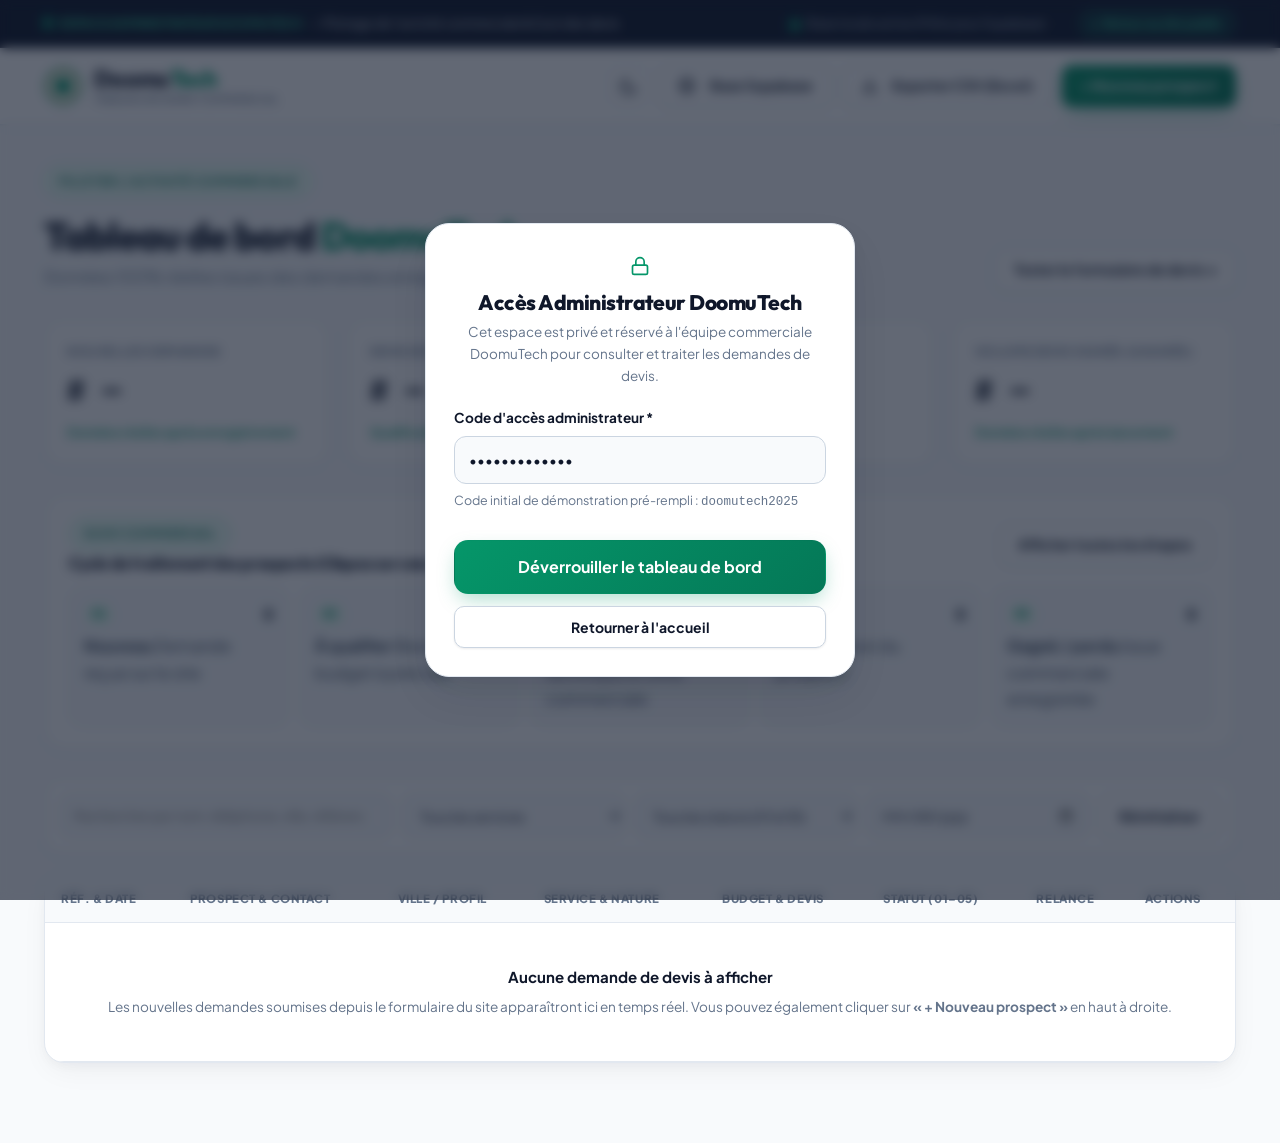
<file: admin.html>
<!DOCTYPE html>
<html lang="fr">
<head>
  <meta charset="UTF-8" />
  <meta name="viewport" content="width=device-width, initial-scale=1.0" />
  <meta name="robots" content="noindex, nofollow" />
  <title>Espace Administrateur | Tableau de Bord des Devis — DoomuTech</title>
  <link rel="preconnect" href="https://fonts.googleapis.com" />
  <link rel="preconnect" href="https://fonts.gstatic.com" crossorigin />
  <link href="https://fonts.googleapis.com/css2?family=Outfit:wght@500;600;700;800&family=Plus+Jakarta+Sans:wght@400;500;600;700;800&family=JetBrains+Mono:wght@500;600&display=swap" rel="stylesheet" />
  <link rel="stylesheet" href="styles.css" />
</head>
<body>

  <!-- Barre supérieure -->
  <div class="utility-bar">
    <div class="container utility-inner">
      <div class="utility-left">
        <span class="live-indicator">
          <span class="pulse-dot"></span>
          <strong>ESPACE ADMINISTRATEUR DOOMUTECH</strong> — Pilotage de l'activité commerciale &amp; Suivi des devis
        </span>
      </div>
      <div class="utility-right">
        <span id="dbConnectionStatus"><span class="pulse-dot" style="display: inline-block; vertical-align: middle; margin-right: 4px;"></span> Base locale active (Prête pour Supabase)</span>
        <span class="utility-divider">|</span>
        <a href="index.html" class="utility-phone">← Retour au site public</a>
      </div>
    </div>
  </div>

  <!-- Header Admin -->
  <header class="site-header">
    <div class="container header-inner">
      <a href="index.html" class="brand-logo">
        <div class="logo-mark">
          <svg viewBox="0 0 40 40" fill="none" xmlns="http://www.w3.org/2000/svg">
            <circle cx="20" cy="20" r="18" stroke="#059669" stroke-width="2.5" />
            <circle cx="20" cy="20" r="9" fill="#059669" />
            <path d="M20 3V7M20 33V37M3 20H7M33 20H37M7.98 7.98L10.8 10.8M29.2 29.2L32.02 32.02M32.02 7.98L29.2 10.8M10.8 29.2L7.98 32.02" stroke="#F59E0B" stroke-width="2.2" stroke-linecap="round"/>
          </svg>
        </div>
        <div class="brand-text">
          <span class="brand-name">Doomu<span class="brand-accent">Tech</span></span>
          <span class="brand-tag">TABLEAU DE BORD COMMERCIAL</span>
        </div>
      </a>

      <div class="header-actions">
        <button type="button" class="theme-toggle-btn" id="themeToggleBtn" aria-label="Basculer le thème clair ou sombre" title="Mode Clair / Sombre">
          <span id="themeIcon"><svg class="svg-icon svg-stroke" viewBox="0 0 24 24" width="18" height="18" aria-hidden="true"><path d="M21 12.79A9 9 0 1 1 11.21 3 7 7 0 0 0 21 12.79z"/></svg></span>
        </button>
        <button type="button" class="btn btn-outline btn-sm" id="openSupabaseConfigBtn">
          <svg class="svg-icon svg-stroke" viewBox="0 0 24 24" width="16" height="16" aria-hidden="true" style="margin-right: 6px;"><circle cx="12" cy="12" r="3"/><path d="M19.4 15a1.65 1.65 0 0 0 .33 1.82l.06.06a2 2 0 0 1 0 2.83 2 2 0 0 1-2.83 0l-.06-.06a1.65 1.65 0 0 0-1.82-.33 1.65 1.65 0 0 0-1 1.51V21a2 2 0 0 1-2 2 2 2 0 0 1-2-2v-.09A1.65 1.65 0 0 0 9 19.4a1.65 1.65 0 0 0-1.82.33l-.06.06a2 2 0 0 1-2.83 0 2 2 0 0 1 0-2.83l.06-.06a1.65 1.65 0 0 0 .33-1.82 1.65 1.65 0 0 0-1.51-1H3a2 2 0 0 1-2-2 2 2 0 0 1 2-2h.09A1.65 1.65 0 0 0 4.6 9a1.65 1.65 0 0 0-.33-1.82l-.06-.06a2 2 0 0 1 0-2.83 2 2 0 0 1 2.83 0l.06.06a1.65 1.65 0 0 0 1.82.33H9a1.65 1.65 0 0 0 1-1.51V3a2 2 0 0 1 2-2 2 2 0 0 1 2 2v.09a1.65 1.65 0 0 0 1 1.51 1.65 1.65 0 0 0 1.82-.33l.06-.06a2 2 0 0 1 2.83 0 2 2 0 0 1 0 2.83l-.06.06a1.65 1.65 0 0 0-.33 1.82V9a1.65 1.65 0 0 0 1.51 1H21a2 2 0 0 1 2 2 2 2 0 0 1-2 2h-.09a1.65 1.65 0 0 0-1.51 1z"/></svg>
          Base Supabase
        </button>
        <button type="button" class="btn btn-outline btn-sm" id="exportCsvBtn">
          <svg class="svg-icon svg-stroke" viewBox="0 0 24 24" width="16" height="16" aria-hidden="true" style="margin-right: 6px;"><path d="M21 15v4a2 2 0 0 1-2 2H5a2 2 0 0 1-2-2v-4"/><polyline points="7 10 12 15 17 10"/><line x1="12" y1="15" x2="12" y2="3"/></svg>
          Exporter CSV (Excel)
        </button>
        <button type="button" class="btn btn-primary btn-sm" id="newManualLeadBtn">
          + Nouveau prospect
        </button>
      </div>
    </div>
  </header>

  <!-- Écran de verrouillage Administrateur -->
  <div class="dt-modal-backdrop" id="adminAuthBackdrop">
    <div class="dt-modal-card" style="max-width: 430px; text-align: center;">
      <div style="margin-bottom: 12px;">
        <svg class="svg-icon svg-stroke" viewBox="0 0 24 24" width="40" height="40" aria-hidden="true" style="color: var(--brand); margin: 0 auto;"><rect x="3" y="11" width="18" height="11" rx="2" ry="2"/><path d="M7 11V7a5 5 0 0 1 10 0v4"/></svg>
      </div>
      <h2 style="font-size: 21px; font-weight: 800; margin-bottom: 6px;">Accès Administrateur DoomuTech</h2>
      <p style="font-size: 13.5px; color: var(--mut); margin-bottom: 20px;">
        Cet espace est privé et réservé à l'équipe commerciale DoomuTech pour consulter et traiter les demandes de devis.
      </p>
      <form id="adminLoginForm" style="display: flex; flex-direction: column; gap: 12px; text-align: left;">
        <div class="form-group">
          <label for="adminPinInput">Code d'accès administrateur *</label>
          <input type="password" id="adminPinInput" required placeholder="Code par défaut : doomutech2025" value="doomutech2025" />
          <span class="budget-note-hint">Code initial de démonstration pré-rempli : <code>doomutech2025</code></span>
        </div>
        <button type="submit" class="btn btn-primary btn-lg btn-block">Déverrouiller le tableau de bord</button>
        <a href="index.html" class="btn btn-outline btn-sm btn-block" style="text-align: center;">Retourner à l'accueil</a>
      </form>
    </div>
  </div>

  <!-- Contenu principal du Tableau de Bord (Section 4 du cahier des charges) -->
  <main class="admin-page-wrap">
    <div class="container">
      <div class="admin-top-bar">
        <div>
          <span class="section-eyebrow">PILOTER L'ACTIVITÉ COMMERCIALE</span>
          <h1 class="section-title" style="margin-bottom: 4px;">Tableau de bord <em>DoomuTech</em></h1>
          <p class="section-desc">Données 100% réelles issues des demandes enregistrées (aucun chiffre fictif).</p>
        </div>
        <div style="display: flex; gap: 10px; flex-wrap: wrap;">
          <a href="index.html#devis" class="btn btn-outline btn-sm">Tester le formulaire de devis →</a>
        </div>
      </div>

      <!-- Indicateurs Clés (KPIs — Données réelles uniquement) -->
      <div class="admin-kpi-grid">
        <div class="admin-kpi-card">
          <span class="admin-kpi-label">Nouvelles demandes</span>
          <strong class="admin-kpi-value" id="kpiNewLeads"># —</strong>
          <span class="admin-kpi-sub" id="kpiNewLeadsSub">Données réelles après enregistrement</span>
        </div>
        <div class="admin-kpi-card">
          <span class="admin-kpi-label">Devis en cours</span>
          <strong class="admin-kpi-value" id="kpiActiveQuotes"># —</strong>
          <span class="admin-kpi-sub">Qualification, étude &amp; relance</span>
        </div>
        <div class="admin-kpi-card">
          <span class="admin-kpi-label">Total prospects reçus</span>
          <strong class="admin-kpi-value" id="kpiTotalLeads"># —</strong>
          <span class="admin-kpi-sub">Toutes sources confondues</span>
        </div>
        <div class="admin-kpi-card">
          <span class="admin-kpi-label">Volume devis signés (Gagnés)</span>
          <strong class="admin-kpi-value" id="kpiWonAmount"># —</strong>
          <span class="admin-kpi-sub" id="kpiWonCountSub">Suivi commercial</span>
        </div>
      </div>

      <!-- Cycle de traitement des prospects (01 -> 05) -->
      <div class="pipeline-cycle-box">
        <div style="display: flex; justify-content: space-between; align-items: center; flex-wrap: wrap; gap: 8px;">
          <div>
            <span class="section-eyebrow" style="margin-bottom: 2px;">SUIVI COMMERCIAL</span>
            <h3 style="font-size: 16px; font-weight: 800;">Cycle de traitement des prospects (Cliquez sur une étape pour filtrer)</h3>
          </div>
          <button type="button" class="btn btn-outline btn-sm" id="resetStageFilterBtn">Afficher toutes les étapes</button>
        </div>

        <div class="pipeline-steps-grid" id="pipelineStepsGrid">
          <div class="pipeline-step-card" data-stage="01_nouveau">
            <div class="p-step-head">
              <span class="p-step-code">01</span>
              <span class="p-step-count" id="count-01_nouveau">0</span>
            </div>
            <strong>Nouveau</strong>
            <span>Demande reçue sur le site</span>
          </div>

          <div class="pipeline-step-card" data-stage="02_a_qualifier">
            <div class="p-step-head">
              <span class="p-step-code">02</span>
              <span class="p-step-count" id="count-02_a_qualifier">0</span>
            </div>
            <strong>À qualifier</strong>
            <span>Besoin et budget à préciser</span>
          </div>

          <div class="pipeline-step-card" data-stage="03_etude_devis">
            <div class="p-step-head">
              <span class="p-step-code">03</span>
              <span class="p-step-count" id="count-03_etude_devis">0</span>
            </div>
            <strong>Étude / devis</strong>
            <span>Analyse technique et offre commerciale</span>
          </div>

          <div class="pipeline-step-card" data-stage="04_relance">
            <div class="p-step-head">
              <span class="p-step-code">04</span>
              <span class="p-step-count" id="count-04_relance">0</span>
            </div>
            <strong>Relance</strong>
            <span>Suivi du prospect</span>
          </div>

          <div class="pipeline-step-card" data-stage="05_issue">
            <div class="p-step-head">
              <span class="p-step-code">05</span>
              <span class="p-step-count" id="count-05_issue">0</span>
            </div>
            <strong>Gagné / perdu</strong>
            <span>Issue commerciale enregistrée</span>
          </div>
        </div>
      </div>

      <!-- Barre de recherche et filtres (Service, Date, Ville, Statut) -->
      <div class="admin-filters-bar">
        <input type="search" id="filterSearch" class="admin-input" placeholder="Rechercher par nom, téléphone, ville, référence..." />

        <select id="filterService" class="admin-select">
          <option value="all">Tous les services</option>
          <option value="Installation solaire photovoltaïque">Installation solaire photovoltaïque</option>
          <option value="Climatisation">Climatisation</option>
          <option value="Vidéosurveillance">Vidéosurveillance</option>
          <option value="Maintenance et dépannage">Maintenance et dépannage</option>
          <option value="Pack Multi-Services (Solaire + Clim + Caméras)">Pack Multi-Services</option>
        </select>

        <select id="filterStatus" class="admin-select">
          <option value="all">Tous les statuts (01 à 05)</option>
          <option value="01_nouveau">01 — Nouveau</option>
          <option value="02_a_qualifier">02 — À qualifier</option>
          <option value="03_etude_devis">03 — Étude / devis</option>
          <option value="04_relance">04 — Relance</option>
          <option value="05_gagne">05 — Gagné</option>
          <option value="05_perdu">05 — Perdu</option>
        </select>

        <input type="date" id="filterDate" class="admin-input" title="Filtrer par date de demande" />

        <button type="button" class="btn btn-outline btn-sm" id="clearAllFiltersBtn">Réinitialiser</button>
      </div>

      <!-- Tableau des demandes de devis -->
      <div class="admin-table-card">
        <div class="admin-table-scroll">
          <table class="admin-table">
            <thead>
              <tr>
                <th>Réf. &amp; Date</th>
                <th>Prospect &amp; Contact</th>
                <th>Ville / Profil</th>
                <th>Service &amp; Nature</th>
                <th>Budget &amp; Devis</th>
                <th>Statut (01–05)</th>
                <th>Relance</th>
                <th>Actions</th>
              </tr>
            </thead>
            <tbody id="adminLeadsTableBody">
              <!-- Rempli dynamiquement par app.js avec les données réelles -->
            </tbody>
          </table>
        </div>
      </div>
    </div>
  </main>

  <!-- Modal de gestion / qualification d'un prospect -->
  <div class="dt-modal-backdrop hidden" id="leadEditModal">
    <div class="dt-modal-card">
      <div style="display: flex; justify-content: space-between; align-items: center; margin-bottom: 16px;">
        <h3 id="leadModalTitle" style="font-size: 19px; font-weight: 800;">Qualification &amp; Suivi du Prospect</h3>
        <button type="button" class="btn btn-outline btn-sm" id="closeLeadModalBtn" aria-label="Fermer la boîte de dialogue">Fermer</button>
      </div>

      <form id="leadEditForm" style="display: flex; flex-direction: column; gap: 14px;">
        <input type="hidden" id="editLeadId" />

        <div class="form-row-2">
          <div class="form-group">
            <label for="editLeadName">Nom du prospect *</label>
            <input type="text" id="editLeadName" required />
          </div>
          <div class="form-group">
            <label for="editLeadPhone">Téléphone / WhatsApp *</label>
            <input type="tel" id="editLeadPhone" required />
          </div>
        </div>

        <div class="form-row-2">
          <div class="form-group">
            <label for="editLeadEmail">E-mail</label>
            <input type="email" id="editLeadEmail" />
          </div>
          <div class="form-group">
            <label for="editLeadCity">Ville / Zone du projet *</label>
            <input type="text" id="editLeadCity" required />
          </div>
        </div>

        <div class="form-row-2">
          <div class="form-group">
            <label for="editLeadService">Service demandé</label>
            <select id="editLeadService">
              <option value="Installation solaire photovoltaïque">Installation solaire photovoltaïque</option>
              <option value="Climatisation">Climatisation</option>
              <option value="Vidéosurveillance">Vidéosurveillance</option>
              <option value="Maintenance et dépannage">Maintenance et dépannage</option>
              <option value="Pack Multi-Services (Solaire + Clim + Caméras)">Pack Multi-Services (Solaire + Clim + Caméras)</option>
            </select>
          </div>
          <div class="form-group">
            <label for="editLeadClientType">Type de client</label>
            <select id="editLeadClientType">
              <option value="Particulier / habitation">Particulier / habitation</option>
              <option value="Entreprise / commerce">Entreprise / commerce</option>
              <option value="Projet industriel ou institutionnel">Projet industriel ou institutionnel</option>
            </select>
          </div>
        </div>

        <div class="form-row-2">
          <div class="form-group">
            <label for="editLeadNature">Nature du projet</label>
            <select id="editLeadNature">
              <option value="Nouvelle installation">Nouvelle installation</option>
              <option value="Extension d’une installation existante">Extension d’une installation existante</option>
              <option value="Panne ou maintenance">Panne ou maintenance</option>
            </select>
          </div>
          <div class="form-group">
            <label for="editLeadBudget">Budget indicatif client</label>
            <select id="editLeadBudget">
              <option value="À définir après étude">À définir après étude</option>
              <option value="Moins de 500 000 FCFA">Moins de 500 000 FCFA</option>
              <option value="500 000 à 2 000 000 FCFA">500 000 à 2 000 000 FCFA</option>
              <option value="Plus de 2 000 000 FCFA">Plus de 2 000 000 FCFA</option>
            </select>
          </div>
        </div>

        <div class="form-group">
          <label for="editLeadDescription">Besoin exprimé par le client</label>
          <textarea id="editLeadDescription" rows="2"></textarea>
        </div>

        <hr style="border: none; border-top: 1px solid var(--line);" />

        <!-- Partie Suivi Commercial Administrateur -->
        <div class="form-row-2">
          <div class="form-group">
            <label for="editLeadStatus">Statut dans le cycle commercial (01–05) *</label>
            <select id="editLeadStatus" required>
              <option value="01_nouveau">01 — Nouveau (Demande reçue)</option>
              <option value="02_a_qualifier">02 — À qualifier (Besoin/budget à préciser)</option>
              <option value="03_etude_devis">03 — Étude / devis (Offre en cours)</option>
              <option value="04_relance">04 — Relance (Suivi du prospect)</option>
              <option value="05_gagne">05 — Gagné (Devis accepté / signé)</option>
              <option value="05_perdu">05 — Perdu (Sans suite)</option>
            </select>
          </div>
          <div class="form-group">
            <label for="editLeadQuoteAmount">Montant du devis chiffré (FCFA)</label>
            <input type="number" id="editLeadQuoteAmount" min="0" step="5000" placeholder="Ex: 1450000" />
          </div>
        </div>

        <div class="form-row-2">
          <div class="form-group">
            <label for="editLeadFollowUpDate">Date de prochaine relance</label>
            <input type="date" id="editLeadFollowUpDate" />
          </div>
          <div class="form-group" style="display: flex; align-items: flex-end;">
            <a href="#" id="modalWhatsAppBtn" target="_blank" rel="noopener" class="btn btn-outline btn-block" style="min-height: 44px; display: inline-flex; align-items: center; justify-content: center; gap: 8px;">
              <svg class="svg-icon" viewBox="0 0 24 24" width="18" height="18" fill="currentColor" aria-hidden="true"><path d="M12.031 6.172c-3.181 0-5.767 2.586-5.768 5.766-.001 1.298.38 2.27 1.019 3.287l-.582 2.128 2.182-.573c.978.58 1.911.928 3.145.929 3.178 0 5.767-2.587 5.768-5.766.001-3.187-2.575-5.77-5.764-5.771zm3.392 8.244c-.144.405-.837.774-1.17.824-.299.045-.677.063-1.092-.069-.252-.08-.575-.187-.988-.365-1.739-.751-2.874-2.502-2.961-2.617-.087-.116-.708-.94-.708-1.793s.448-1.273.607-1.446c.159-.173.346-.217.462-.217l.332.006c.106.005.249-.04.39.298.144.347.491 1.2.534 1.287.043.087.072.188.014.304-.058.116-.087.188-.173.289l-.26.304c-.087.086-.177.18-.076.354.101.174.449.741.964 1.201.662.591 1.221.774 1.394.86s.274.072.376-.043c.101-.116.433-.506.549-.68.116-.173.231-.145.39-.087s1.011.477 1.184.564.289.13.332.202c.045.072.045.419-.1.824zm-3.423-14.416c-6.627 0-12 5.373-12 12 0 2.124.556 4.119 1.528 5.849l-1.528 5.576 5.714-1.498c1.682.912 3.608 1.433 5.656 1.433 6.627 0 12-5.373 12-12s-5.373-12-12-12z"/></svg>
              Ouvrir WhatsApp avec ce prospect
            </a>
          </div>
        </div>

        <div class="form-group">
          <label for="editLeadNotes">Notes commerciales &amp; techniques internes</label>
          <textarea id="editLeadNotes" rows="3" placeholder="Compte-rendu d'appel, matériel envisagé, remarques après visite sur site..."></textarea>
        </div>

        <div style="display: flex; justify-content: space-between; gap: 12px; margin-top: 6px;">
          <button type="button" class="btn btn-outline btn-sm" id="deleteLeadBtn" style="color: #DC2626; border-color: #FCA5A5;">Supprimer la demande</button>
          <button type="submit" class="btn btn-primary">Enregistrer le suivi commercial</button>
        </div>
      </form>
    </div>
  </div>

  <!-- Modal Configuration Supabase (Couche 2 Backend) -->
  <div class="dt-modal-backdrop hidden" id="supabaseConfigModal">
    <div class="dt-modal-card">
      <div style="display: flex; justify-content: space-between; align-items: center; margin-bottom: 16px;">
        <h3 style="font-size: 19px; font-weight: 800;">Connexion Base de Données Supabase (Couche 2)</h3>
        <button type="button" class="btn btn-outline btn-sm" id="closeSupabaseModalBtn" aria-label="Fermer la boîte de dialogue">Fermer</button>
      </div>
      <p style="font-size: 13px; color: var(--mut); margin-bottom: 14px;">
        Par défaut, toutes les demandes sont enregistrées localement dans votre navigateur. Pour synchroniser avec votre base cloud <strong>Supabase</strong> (table <code>demandes_devis</code> définie dans <code>supabase-schema.sql</code>), renseignez vos clés ci-dessous :
      </p>
      <form id="supabaseConfigForm" style="display: flex; flex-direction: column; gap: 12px;">
        <div class="form-group">
          <label for="sbUrlInput">URL du projet Supabase</label>
          <input type="url" id="sbUrlInput" placeholder="https://votre-projet.supabase.co" />
        </div>
        <div class="form-group">
          <label for="sbKeyInput">Clé publique (anon / service key pour l'admin)</label>
          <input type="password" id="sbKeyInput" placeholder="eyJhbGciOiJIUzI1NiIsInR5cCI6IkpXVCJ9..." />
        </div>
        <div style="display: flex; gap: 10px; justify-content: flex-end;">
          <button type="submit" class="btn btn-primary">Enregistrer la configuration Supabase</button>
        </div>
      </form>
    </div>
  </div>

  <script src="app.js"></script>
</body>
</html>
</file>
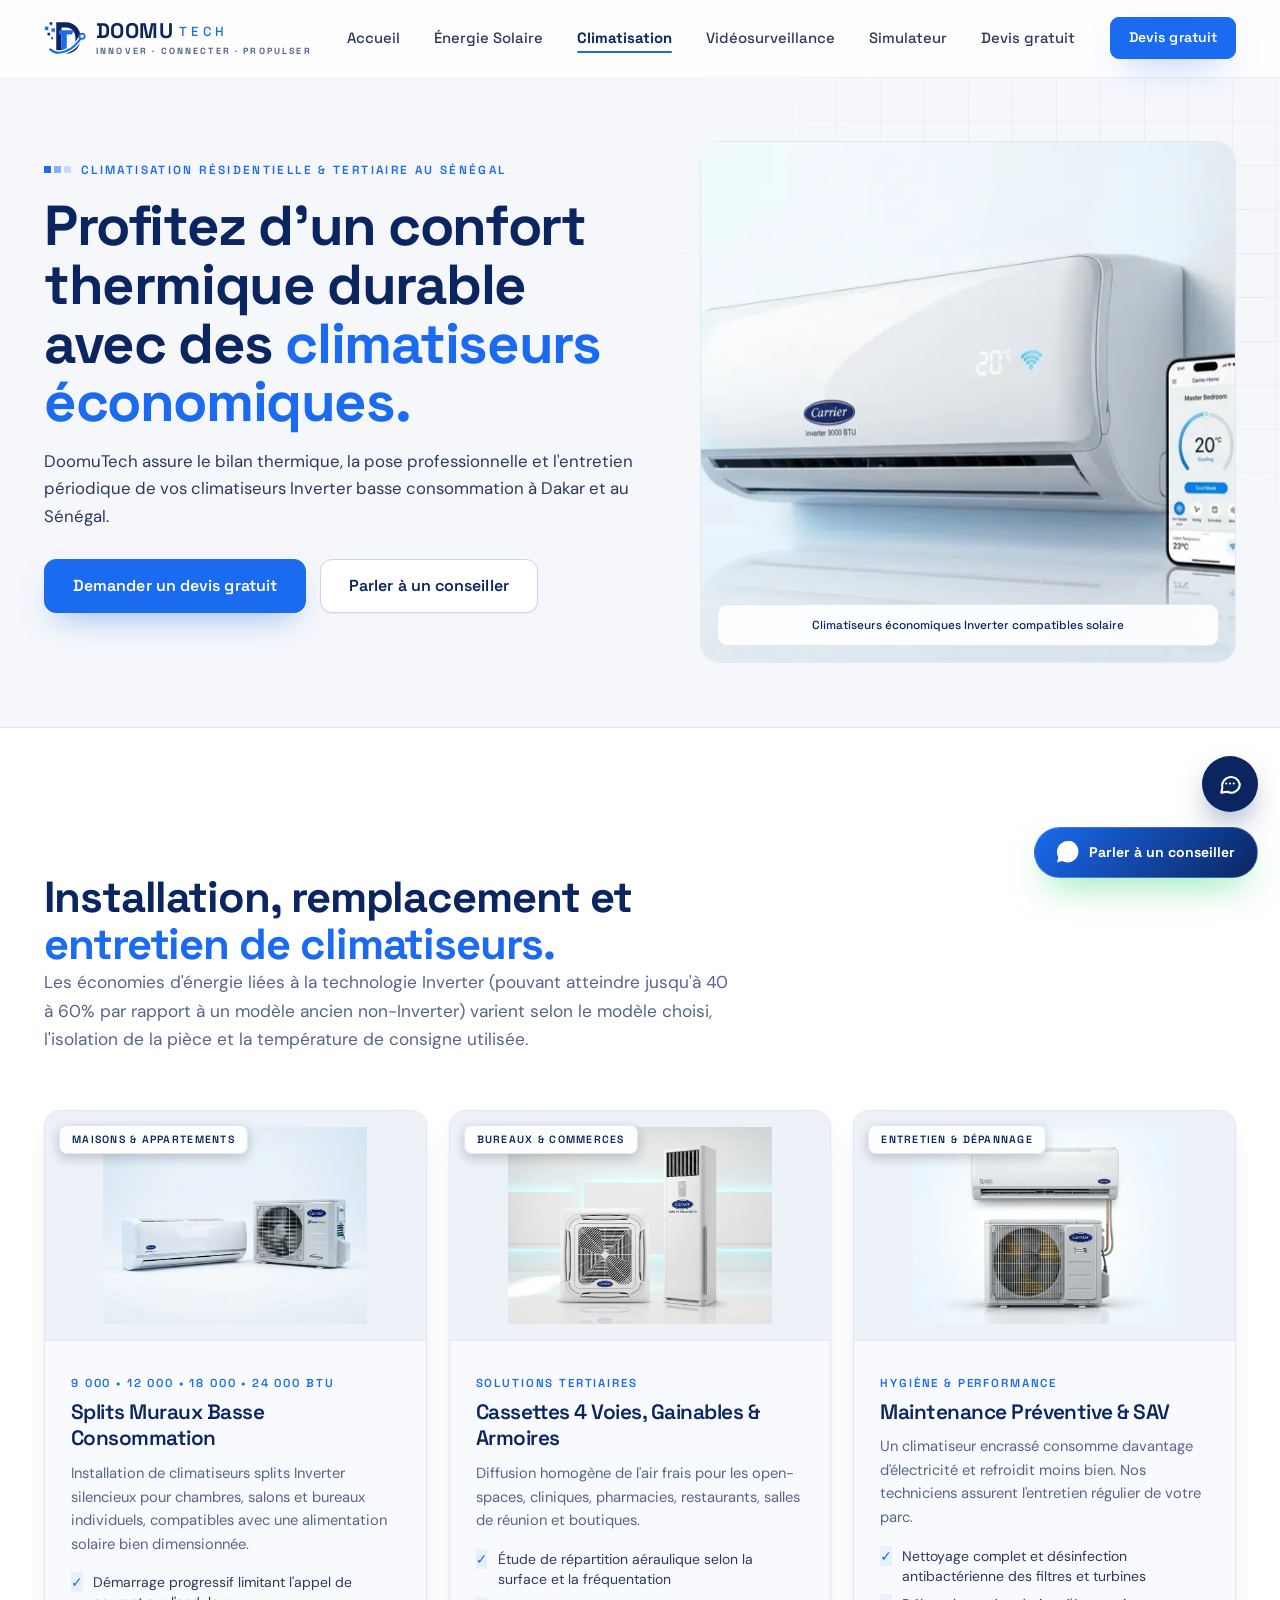
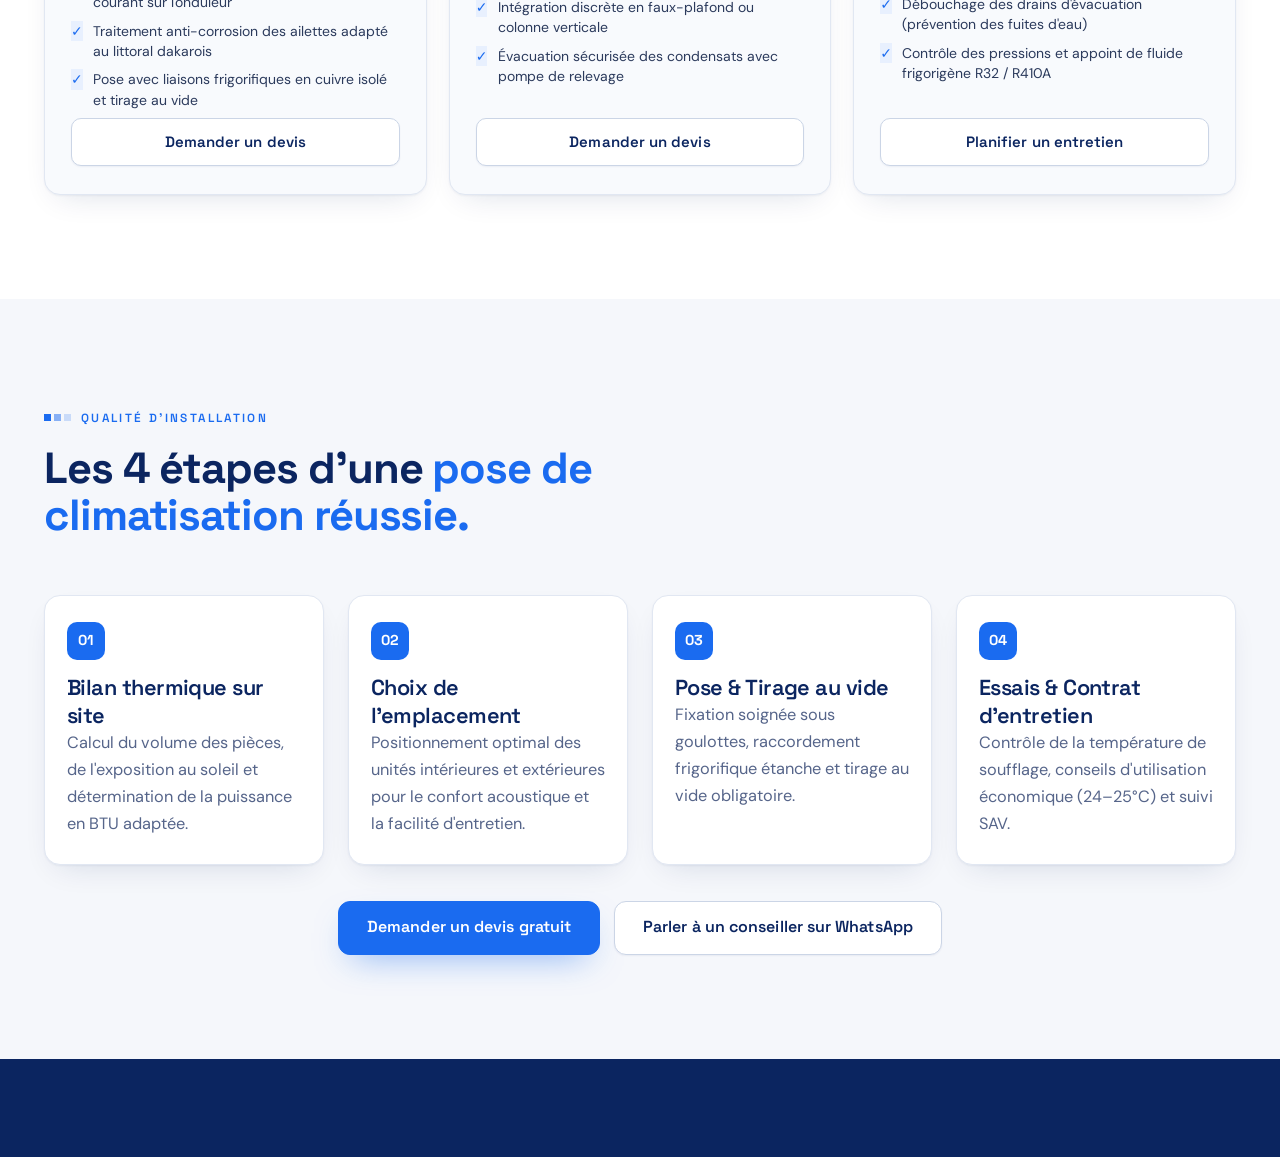
<file: climatisation.html>
<!DOCTYPE html>
<html lang="fr" class="scroll-smooth">
<head>
  <meta charset="UTF-8" />
  <script>document.documentElement.classList.add('js')</script>
  <meta name="viewport" content="width=device-width, initial-scale=1.0" />
  <title>Installation &amp; Maintenance de Climatiseurs à Dakar | Splits &amp; Cassettes Inverter — DoomuTech</title>
  <meta name="description" content="Installation, entretien et dépannage de climatiseurs économiques Inverter à Dakar et au Sénégal. Splits muraux, cassettes et armoires compatibles solaire. Devis gratuit avec DoomuTech." />
  <link rel="canonical" href="https://doomutech-senegal.vercel.app/climatisation" />
  <link rel="preconnect" href="https://fonts.googleapis.com" />
  <link rel="preconnect" href="https://fonts.gstatic.com" crossorigin />
  <link href="https://fonts.googleapis.com/css2?family=DM+Sans:opsz,wght@9..40,400;9..40,500;9..40,700&family=Space+Grotesk:wght@400;500;600;700&display=swap" rel="stylesheet" />
  <link rel="stylesheet" href="styles.css" />
  <link rel="stylesheet" href="premium.css" />
</head>
<body>

  <header class="site-header">
    <div class="container header-inner">
      <a href="index.html" class="brand-logo">
        <div class="logo-mark">
          <svg viewBox="0 0 48 48" fill="none" xmlns="http://www.w3.org/2000/svg" aria-hidden="true">
            <rect class="logo-pixel" x="1" y="11" width="4" height="4" fill="#1A6BF0"/>
            <rect class="logo-pixel" x="6.5" y="6" width="3" height="3" fill="#0B2560"/>
            <rect class="logo-pixel" x="4" y="18" width="3" height="3" fill="#0B2560"/>
            <rect class="logo-pixel" x="8.5" y="13" width="4" height="4" fill="#1A6BF0"/>
            <rect class="logo-pixel" x="8" y="23" width="2.5" height="2.5" fill="#1A6BF0"/>
            <path fill="#0B2560" fill-rule="evenodd" d="M14 6h11c10 0 17 8 17 18s-7 18-17 18H14V6zm6 6v24h5c6.6 0 11-5.4 11-12s-4.4-12-11-12h-5z"/>
            <path fill="#1A6BF0" d="M17 15h17l-2 5h-6v17h-6V20h-3z"/>
            <path d="M7 37C16 45 33 40 43.5 22" stroke="#FFFFFF" stroke-width="5.5" stroke-linecap="round"/>
            <path class="logo-orbit" d="M7 37C16 45 33 40 43.5 22" stroke="#1A6BF0" stroke-width="2.4" stroke-linecap="round"/>
            <circle class="logo-node" cx="43.5" cy="22" r="3" fill="#FFFFFF" stroke="#1A6BF0" stroke-width="2"/>
          </svg>
        </div>
        <div class="brand-text">
          <span class="brand-name">Doomu<span class="brand-accent">Tech</span></span>
          <span class="brand-tag">INNOVER · CONNECTER · PROPULSER</span>
        </div>
      </a>

      <nav class="top-nav-pill-bar" id="navLinks">
        <a href="index.html" class="top-nav-item">Accueil</a>
        <a href="solaire.html" class="top-nav-item">Énergie Solaire</a>
        <a href="climatisation.html" class="top-nav-item dock-active">Climatisation</a>
        <a href="videosurveillance.html" class="top-nav-item">Vidéosurveillance</a>
        <a href="index.html#simulateur" class="top-nav-item">Simulateur</a>
        <a href="index.html#devis" class="top-nav-item">Devis gratuit</a>
      </nav>

      <div class="header-actions">
        <button type="button" class="theme-toggle-btn" id="themeToggleBtn" aria-label="Basculer le thème clair ou sombre" title="Mode Clair / Sombre">
          <span id="themeIcon"><svg class="svg-icon svg-stroke" viewBox="0 0 24 24" width="18" height="18" aria-hidden="true"><path d="M21 12.79A9 9 0 1 1 11.21 3 7 7 0 0 0 21 12.79z"/></svg></span>
        </button>
        <a href="index.html#devis" class="btn btn-primary btn-sm">Devis gratuit</a>
        <button class="mobile-menu-btn" id="mobileMenuBtn" aria-label="Menu">
          <span></span><span></span><span></span>
        </button>
      </div>
    </div>
  </header>

  <section class="service-page-hero">
    <div class="container hero-grid">
      <div>
        <span class="eyebrow-badge">
          CLIMATISATION RÉSIDENTIELLE &amp; TERTIAIRE AU SÉNÉGAL
        </span>
        <h1>Profitez d'un confort thermique durable avec des <em>climatiseurs économiques.</em></h1>
        <p>
          DoomuTech assure le bilan thermique, la pose professionnelle et l'entretien périodique de vos climatiseurs Inverter basse consommation à Dakar et au Sénégal.
        </p>
        <div class="hero-cta-group">
          <a href="index.html?service=climatisation#devis" class="btn btn-primary btn-lg">Demander un devis gratuit</a>
          <a href="https://wa.me/221777019259?text=Bonjour%20DoomuTech%2C%20je%20souhaite%20un%20devis%20pour%20l%27installation%20ou%20l%27entretien%20de%20climatiseurs." target="_blank" rel="noopener" class="btn btn-whatsapp-hero btn-lg">Parler à un conseiller</a>
        </div>
      </div>
      <div>
        <div class="hero-image-frame">
          <img src="assets/images/carrier/carrier-smart-9k.webp" alt="Climatiseur mural économique Inverter basse consommation" class="hero-img" />
          <div class="image-location-badge">Climatiseurs économiques Inverter compatibles solaire</div>
        </div>
      </div>
    </div>
  </section>

  <section class="activities-section">
    <div class="container">
      <div class="section-header">
        <span class="section-eyebrow">NOS PRESTATIONS EN GÉNIE CLIMATIQUE</span>
        <h2 class="section-title">Installation, remplacement et <em>entretien de climatiseurs.</em></h2>
        <p class="section-desc">Les économies d'énergie liées à la technologie Inverter (pouvant atteindre jusqu'à 40 à 60% par rapport à un modèle ancien non-Inverter) varient selon le modèle choisi, l'isolation de la pièce et la température de consigne utilisée.</p>
      </div>

      <div class="activities-bento-grid">
        <article class="activity-bento-card">
          <div class="activity-media">
            <span class="activity-tag-pill">MAISONS &amp; APPARTEMENTS</span>
            <img src="assets/images/carrier/carrier-xpower-12k.webp" alt="Split mural Carrier Inverter" class="activity-cover-photo" style="object-fit: contain; padding: 16px;" />
          </div>
          <div class="activity-body">
            <div>
              <span class="pkg-tag">9 000 • 12 000 • 18 000 • 24 000 BTU</span>
              <h3>Splits Muraux Basse Consommation</h3>
              <p>Installation de climatiseurs splits Inverter silencieux pour chambres, salons et bureaux individuels, compatibles avec une alimentation solaire bien dimensionnée.</p>
              <ul class="pkg-features">
                <li>Démarrage progressif limitant l'appel de courant sur l'onduleur</li>
                <li>Traitement anti-corrosion des ailettes adapté au littoral dakarois</li>
                <li>Pose avec liaisons frigorifiques en cuivre isolé et tirage au vide</li>
              </ul>
            </div>
            <a href="index.html?service=climatisation#devis" class="btn btn-outline btn-block">Demander un devis</a>
          </div>
        </article>

        <article class="activity-bento-card">
          <div class="activity-media">
            <span class="activity-tag-pill" style="background: #003882;">BUREAUX &amp; COMMERCES</span>
            <img src="assets/images/carrier/carrier-cassette-24k.webp" alt="Cassette 4 voies et armoire de climatisation" class="activity-cover-photo" style="object-fit: contain; padding: 16px;" />
          </div>
          <div class="activity-body">
            <div>
              <span class="pkg-tag">SOLUTIONS TERTIAIRES</span>
              <h3>Cassettes 4 Voies, Gainables &amp; Armoires</h3>
              <p>Diffusion homogène de l'air frais pour les open-spaces, cliniques, pharmacies, restaurants, salles de réunion et boutiques.</p>
              <ul class="pkg-features">
                <li>Étude de répartition aéraulique selon la surface et la fréquentation</li>
                <li>Intégration discrète en faux-plafond ou colonne verticale</li>
                <li>Évacuation sécurisée des condensats avec pompe de relevage</li>
              </ul>
            </div>
            <a href="index.html?service=climatisation#devis" class="btn btn-outline btn-block">Demander un devis</a>
          </div>
        </article>

        <article class="activity-bento-card">
          <div class="activity-media">
            <span class="activity-tag-pill" style="background: #059669;">ENTRETIEN &amp; DÉPANNAGE</span>
            <img src="assets/images/carrier/carrier-tropical-18k.webp" alt="Entretien et nettoyage de climatiseur" class="activity-cover-photo" style="object-fit: contain; padding: 16px;" />
          </div>
          <div class="activity-body">
            <div>
              <span class="pkg-tag">HYGIÈNE &amp; PERFORMANCE</span>
              <h3>Maintenance Préventive &amp; SAV</h3>
              <p>Un climatiseur encrassé consomme davantage d'électricité et refroidit moins bien. Nos techniciens assurent l'entretien régulier de votre parc.</p>
              <ul class="pkg-features">
                <li>Nettoyage complet et désinfection antibactérienne des filtres et turbines</li>
                <li>Débouchage des drains d'évacuation (prévention des fuites d'eau)</li>
                <li>Contrôle des pressions et appoint de fluide frigorigène R32 / R410A</li>
              </ul>
            </div>
            <a href="index.html?service=maintenance#devis" class="btn btn-outline btn-block">Planifier un entretien</a>
          </div>
        </article>
      </div>
    </div>
  </section>

  <section class="install-steps-section">
    <div class="container">
      <div class="section-header">
        <span class="section-eyebrow">QUALITÉ D'INSTALLATION</span>
        <h2 class="section-title">Les 4 étapes d'une <em>pose de climatisation réussie.</em></h2>
      </div>
      <div class="install-steps-grid">
        <div class="install-step-card">
          <span class="step-num-badge">01</span>
          <h3>Bilan thermique sur site</h3>
          <p>Calcul du volume des pièces, de l'exposition au soleil et détermination de la puissance en BTU adaptée.</p>
        </div>
        <div class="install-step-card">
          <span class="step-num-badge">02</span>
          <h3>Choix de l'emplacement</h3>
          <p>Positionnement optimal des unités intérieures et extérieures pour le confort acoustique et la facilité d'entretien.</p>
        </div>
        <div class="install-step-card">
          <span class="step-num-badge">03</span>
          <h3>Pose &amp; Tirage au vide</h3>
          <p>Fixation soignée sous goulottes, raccordement frigorifique étanche et tirage au vide obligatoire.</p>
        </div>
        <div class="install-step-card">
          <span class="step-num-badge">04</span>
          <h3>Essais &amp; Contrat d'entretien</h3>
          <p>Contrôle de la température de soufflage, conseils d'utilisation économique (24–25°C) et suivi SAV.</p>
        </div>
      </div>

      <div style="text-align: center; margin-top: 36px; display: flex; justify-content: center; gap: 14px; flex-wrap: wrap;">
        <a href="index.html?service=climatisation#devis" class="btn btn-primary btn-lg">Demander un devis gratuit</a>
        <a href="https://wa.me/221777019259?text=Bonjour%20DoomuTech%2C%20je%20souhaite%20un%20conseil%20pour%20des%20climatiseurs." target="_blank" rel="noopener" class="btn btn-whatsapp-hero btn-lg">Parler à un conseiller sur WhatsApp</a>
      </div>
    </div>
  </section>

  <footer class="footer">
    <div class="container">
      <div class="footer-bottom" style="border-top: none; padding-top: 0; display: flex; justify-content: space-between; align-items: center; flex-wrap: wrap; gap: 12px;">
        <p><strong>DoomuTech Sénégal</strong> — Solutions solaires, climatisation &amp; vidéosurveillance | <a href="mailto:doomutech@gmail.com">doomutech@gmail.com</a> | WhatsApp : <a href="https://wa.me/221777019259">+221 77 701 92 59</a></p>
        <a href="index.html" style="color: var(--pu-citrus); font-weight: 700;">← Retour à l'accueil</a>
      </div>
    </div>
  </footer>

  <a href="https://wa.me/221777019259?text=Bonjour%20DoomuTech%2C%20je%20souhaite%20parler%20%C3%A0%20un%20conseiller%20en%20climatisation." target="_blank" rel="noopener" class="wa-floating-btn" aria-label="Contacter DoomuTech sur WhatsApp">
    <svg viewBox="0 0 24 24" fill="currentColor"><path d="M12.031 6.172c-3.181 0-5.767 2.586-5.768 5.766-.001 1.298.38 2.27 1.019 3.287l-.582 2.128 2.182-.573c.978.58 1.911.928 3.145.929 3.178 0 5.767-2.587 5.768-5.766.001-3.187-2.575-5.77-5.764-5.771zm3.392 8.244c-.144.405-.837.774-1.17.824-.299.045-.677.063-1.092-.069-.252-.08-.575-.187-.988-.365-1.739-.751-2.874-2.502-2.961-2.617-.087-.116-.708-.94-.708-1.793s.448-1.273.607-1.446c.159-.173.346-.217.462-.217l.332.006c.106.005.249-.04.39.298.144.347.491 1.2.534 1.287.043.087.072.188.014.304-.058.116-.087.188-.173.289l-.26.304c-.087.086-.177.18-.076.354.101.174.449.741.964 1.201.662.591 1.221.774 1.394.86s.274.072.376-.043c.101-.116.433-.506.549-.68.116-.173.231-.145.39-.087s1.011.477 1.184.564.289.13.332.202c.045.072.045.419-.1.824zm-3.423-14.416c-6.627 0-12 5.373-12 12 0 2.124.556 4.119 1.528 5.849l-1.528 5.576 5.714-1.498c1.682.912 3.608 1.433 5.656 1.433 6.627 0 12-5.373 12-12s-5.373-12-12-12z"/></svg>
    <span>Parler à un conseiller</span>
  </a>

  <script src="app.js"></script>
  <script src="motion.js"></script>
  <script src="assistant.js" defer></script>
</body>
</html>
</file>
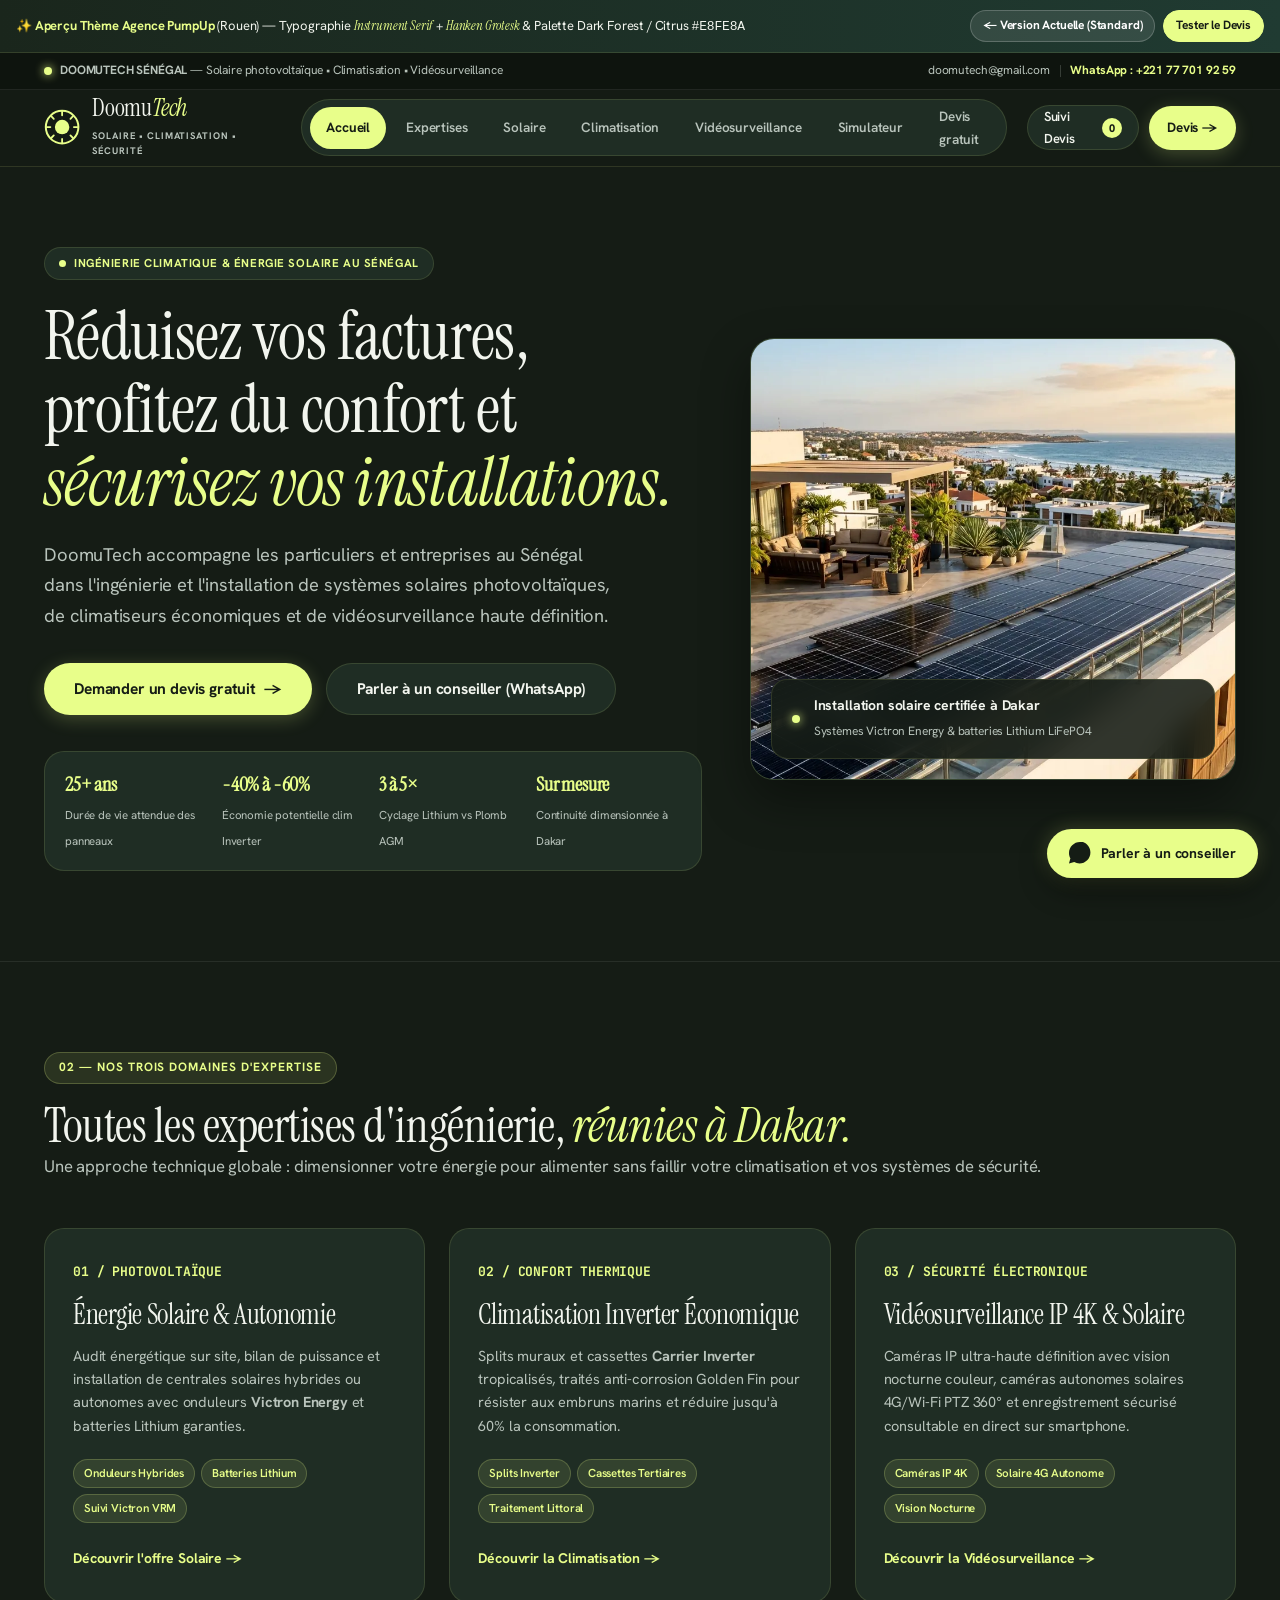
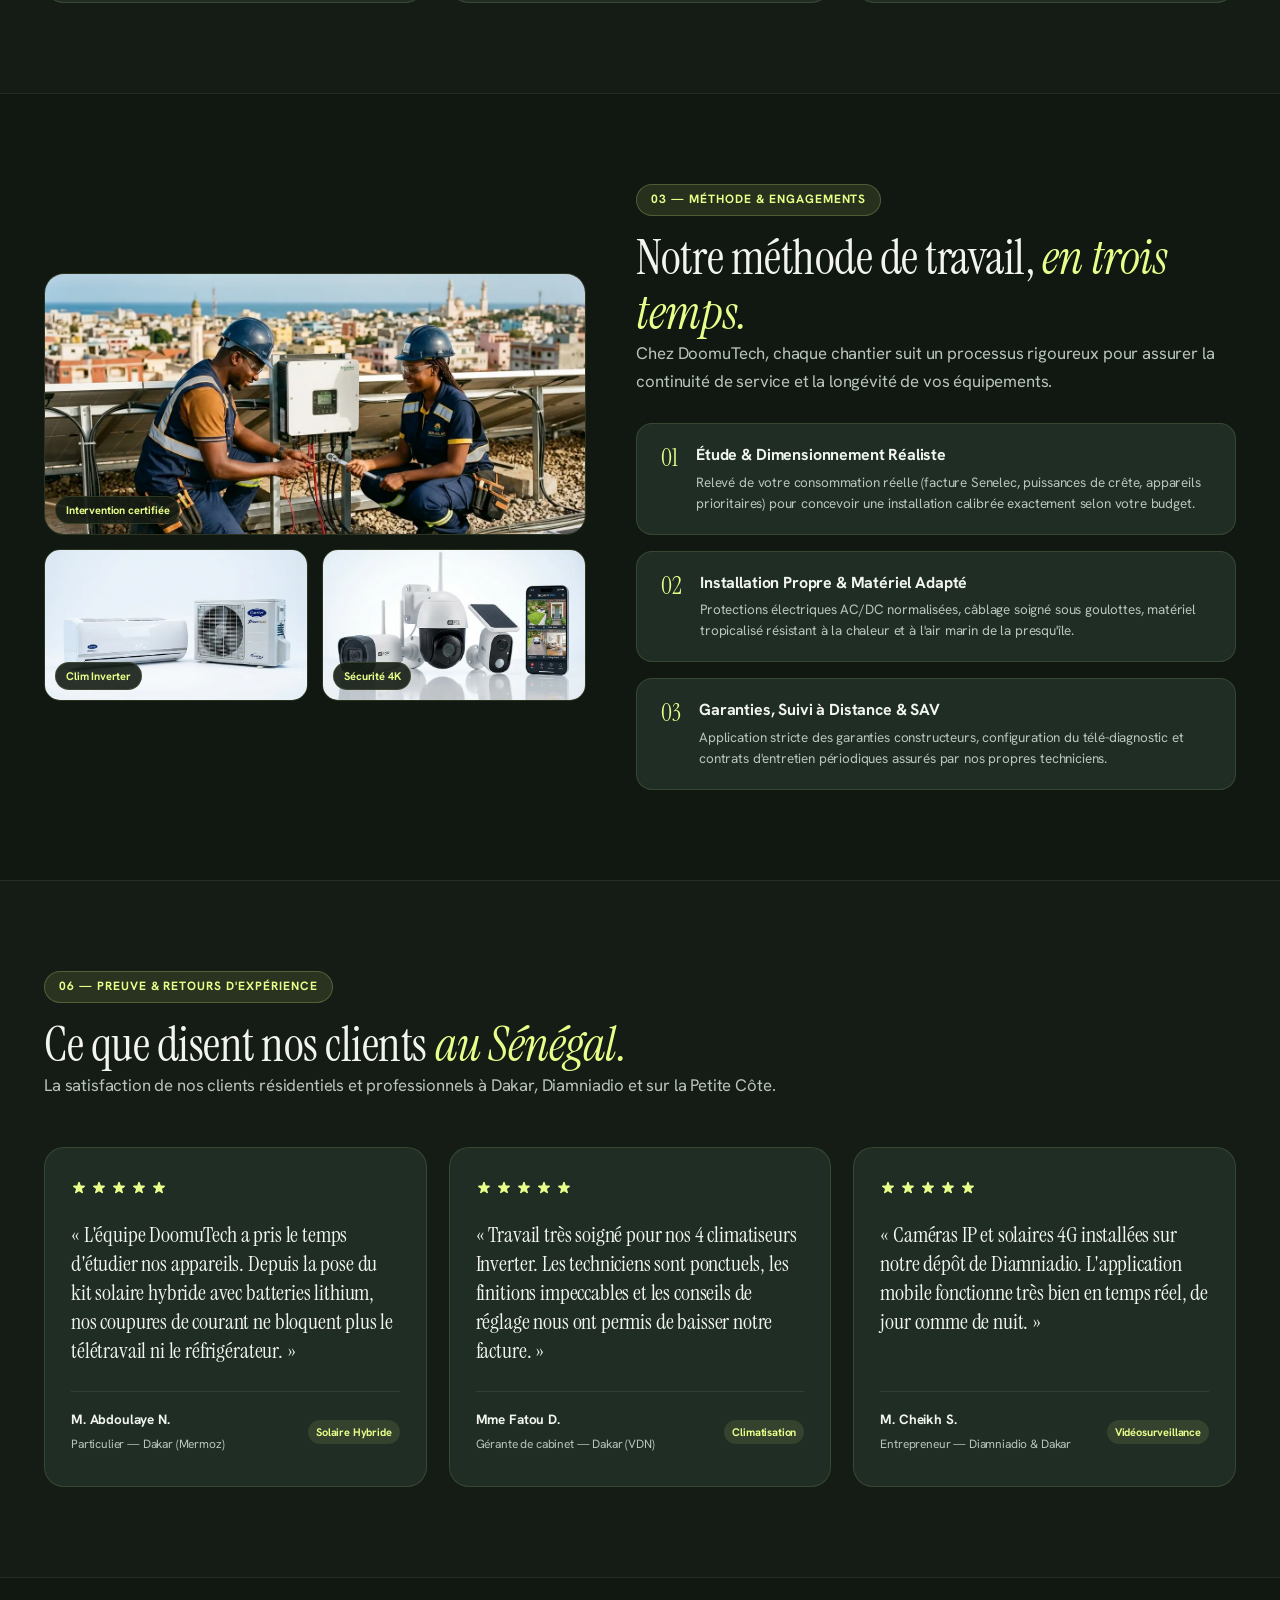
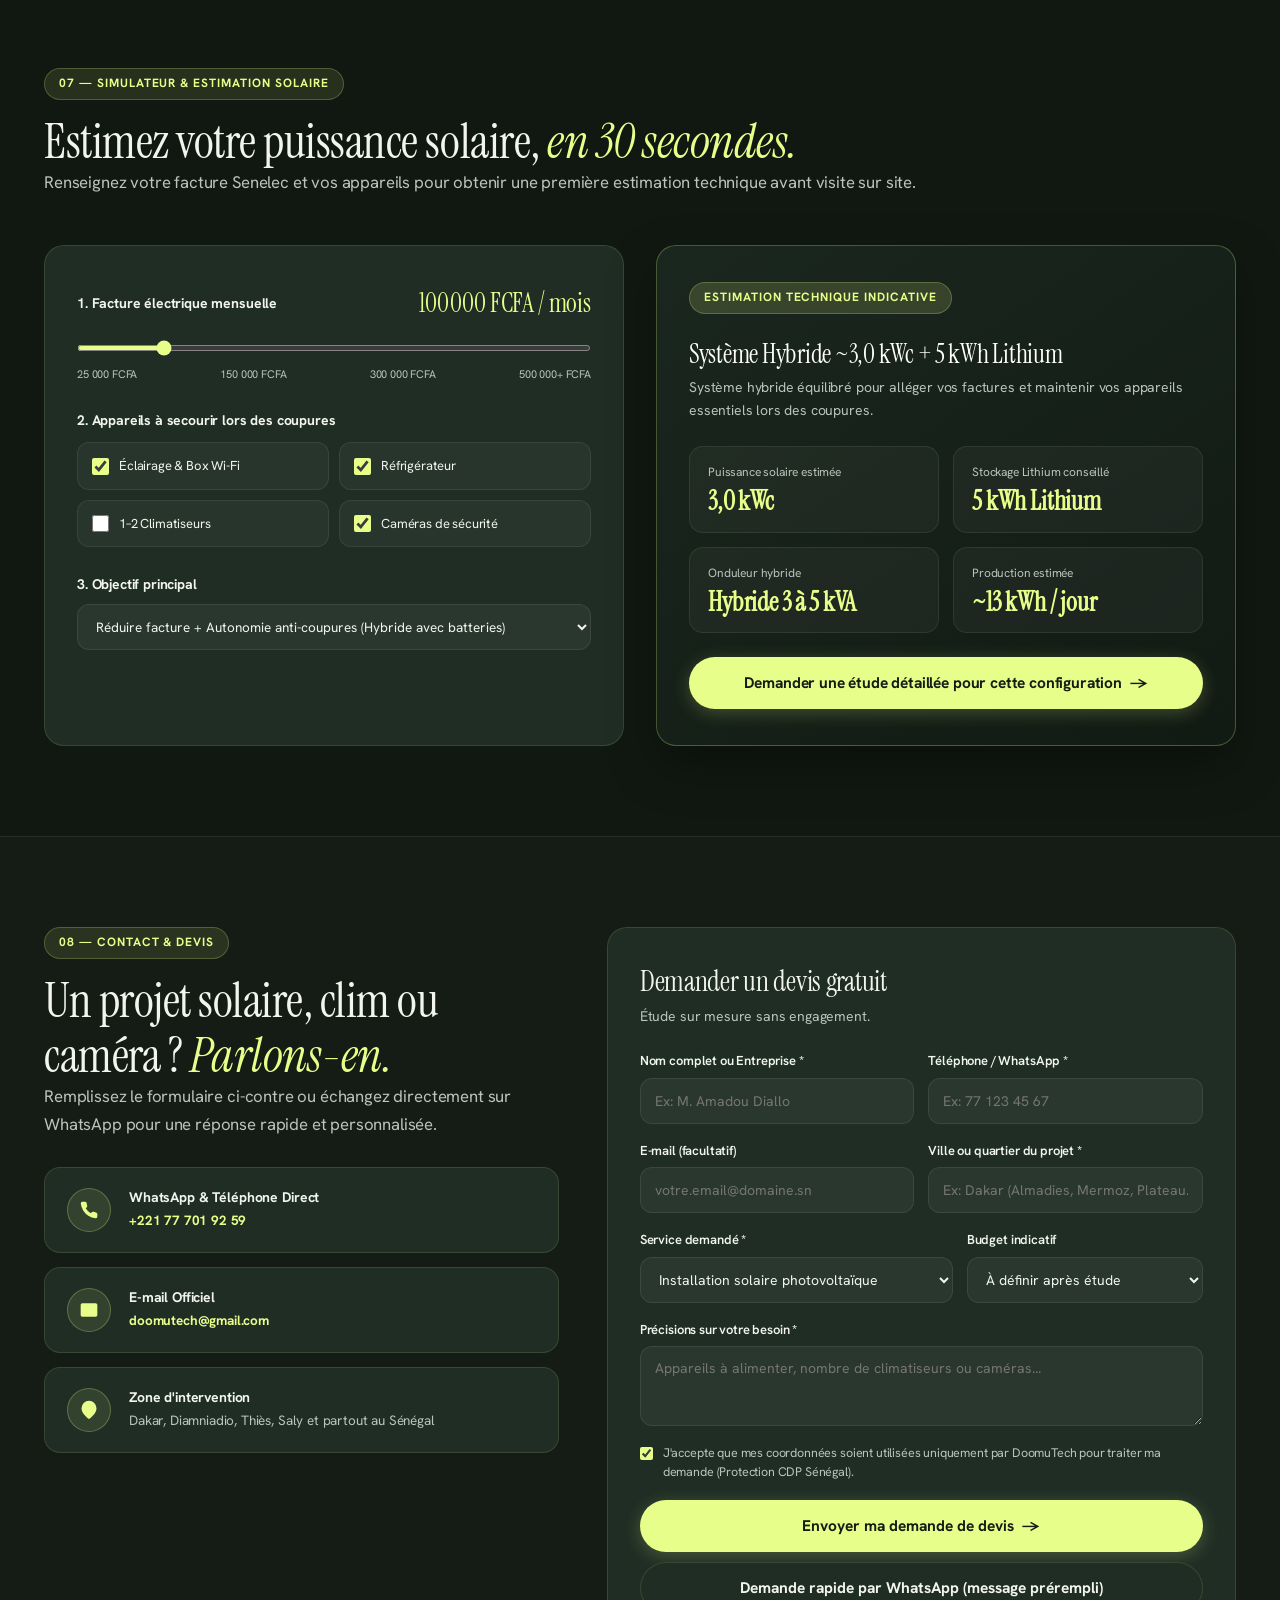
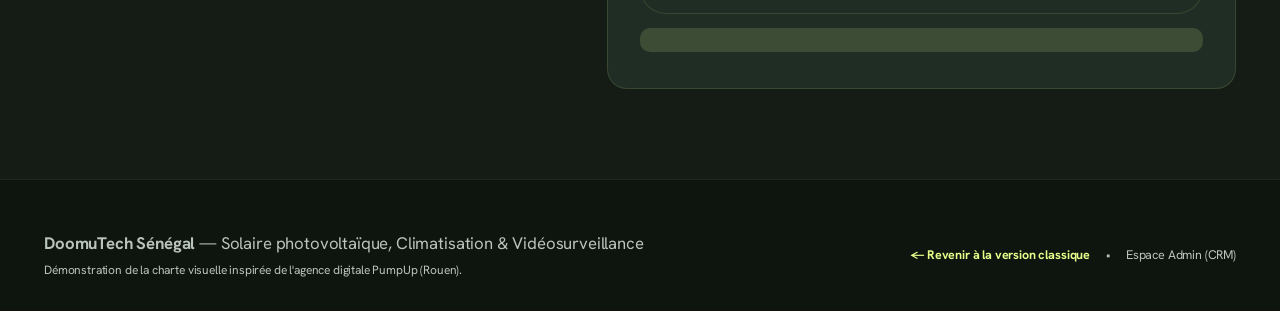
<file: preview-pumpup.html>
<!DOCTYPE html>
<html lang="fr" class="scroll-smooth">
<head>
  <meta charset="UTF-8" />
  <meta name="viewport" content="width=device-width, initial-scale=1.0" />
  <title>DoomuTech Sénégal × Style Agence PumpUp | Démonstration Design</title>
  <meta name="description" content="Aperçu du design DoomuTech adapté avec la charte graphique de l'agence digitale PumpUp : typographie Instrument Serif, fond Dark Forest et accent Citrus Light." />
  <link rel="preconnect" href="https://fonts.googleapis.com" />
  <link rel="preconnect" href="https://fonts.gstatic.com" crossorigin />
  <link href="https://fonts.googleapis.com/css2?family=Instrument+Serif:ital@0;1&family=Hanken+Grotesk:wght@400;500;600;700;800&family=JetBrains+Mono:wght@500;600&display=swap" rel="stylesheet" />
  <link rel="stylesheet" href="styles-pumpup.css" />
</head>
<body>

  <!-- ========================================================================
       BANNIÈRE DE COMPARAISON EN DIRECT (DÉMONSTRATION PUMPUP)
       ======================================================================== -->
  <aside class="pu-preview-banner">
    <div>
      <span>✨ <strong>Aperçu Thème Agence PumpUp</strong> (Rouen) — Typographie <em>Instrument Serif</em> + <em>Hanken Grotesk</em> &amp; Palette Dark Forest / Citrus <code>#E8FE8A</code></span>
    </div>
    <div style="display: flex; gap: 8px; align-items: center;">
      <a href="index.html" class="pu-preview-switch-btn" title="Revenir au design standard">
        ← Version Actuelle (Standard)
      </a>
      <a href="#devis" class="pu-preview-switch-btn" style="background: var(--pu-citrus); color: var(--pu-dark); border-color: var(--pu-citrus);">
        Tester le Devis
      </a>
    </div>
  </aside>

  <!-- Barre supérieure de contact -->
  <div class="utility-bar">
    <div class="container utility-inner">
      <div class="live-indicator">
        <span class="pulse-dot"></span>
        <span><strong>DOOMUTECH SÉNÉGAL</strong> — Solaire photovoltaïque • Climatisation • Vidéosurveillance</span>
      </div>
      <div>
        <a href="mailto:doomutech@gmail.com">doomutech@gmail.com</a>
        <span class="utility-divider">|</span>
        <a href="https://wa.me/221777019259" target="_blank" rel="noopener" style="color: var(--pu-citrus); font-weight: 700;">WhatsApp : +221 77 701 92 59</a>
      </div>
    </div>
  </div>

  <!-- Header Sticky avec Effet Verre Dépoli -->
  <header class="site-header">
    <div class="container header-inner">
      <a href="preview-pumpup.html" class="brand-logo">
        <div class="logo-mark">
          <svg viewBox="0 0 40 40" fill="none" xmlns="http://www.w3.org/2000/svg">
            <circle cx="20" cy="20" r="18" stroke="#E8FE8A" stroke-width="2.2" />
            <circle cx="20" cy="20" r="8" fill="#E8FE8A" />
            <path d="M20 3V7M20 33V37M3 20H7M33 20H37M7.98 7.98L10.8 10.8M29.2 29.2L32.02 32.02M32.02 7.98L29.2 10.8M10.8 29.2L7.98 32.02" stroke="#E8FE8A" stroke-width="2" stroke-linecap="round"/>
          </svg>
        </div>
        <div>
          <span class="brand-name">Doomu<span>Tech</span></span>
          <span class="brand-tag">SOLAIRE • CLIMATISATION • SÉCURITÉ</span>
        </div>
      </a>

      <nav class="top-nav-pill-bar">
        <a href="#accueil" class="top-nav-item dock-active">Accueil</a>
        <a href="#services" class="top-nav-item">Expertises</a>
        <a href="solaire.html" class="top-nav-item">Solaire</a>
        <a href="climatisation.html" class="top-nav-item">Climatisation</a>
        <a href="videosurveillance.html" class="top-nav-item">Vidéosurveillance</a>
        <a href="#simulateur" class="top-nav-item">Simulateur</a>
        <a href="#devis" class="top-nav-item">Devis gratuit</a>
      </nav>

      <div class="header-actions">
        <a href="admin.html" class="admin-nav-pill" title="Espace de suivi des demandes">
          <span>Suivi Devis</span>
          <span class="cart-count-badge" id="headerLeadsBadge">0</span>
        </a>
        <a href="#devis" class="btn btn-primary btn-sm">Devis &rarr;</a>
      </div>
    </div>
  </header>

  <!-- ========================================================================
       01. HERO SECTION (Style Éditorial Inspiré de PumpUp Rouen)
       ======================================================================== -->
  <section class="hero-section" id="accueil">
    <div class="container hero-grid">
      <div>
        <div class="eyebrow-badge">
          <span class="badge-dot"></span>
          <span>INGÉNIERIE CLIMATIQUE &amp; ÉNERGIE SOLAIRE AU SÉNÉGAL</span>
        </div>

        <h1 class="hero-title">
          Réduisez vos factures, profitez du confort et <em>sécurisez vos installations.</em>
        </h1>

        <p class="hero-subtitle">
          DoomuTech accompagne les particuliers et entreprises au Sénégal dans l'ingénierie et l'installation de systèmes solaires photovoltaïques, de climatiseurs économiques et de vidéosurveillance haute définition.
        </p>

        <div class="hero-cta-group">
          <a href="#devis" class="btn btn-primary btn-lg">
            Demander un devis gratuit &nbsp;&rarr;
          </a>
          <a href="https://wa.me/221777019259?text=Bonjour%20DoomuTech%2C%20je%20souhaite%20parler%20%C3%A0%20un%20conseiller%20pour%20mon%20projet." target="_blank" rel="noopener" class="btn btn-whatsapp-hero btn-lg">
            Parler à un conseiller (WhatsApp)
          </a>
        </div>

        <!-- Métriques techniques vérifiables -->
        <div class="hero-specs-row">
          <div class="spec-mini-item">
            <strong>25+ ans</strong>
            <span>Durée de vie attendue des panneaux</span>
          </div>
          <div class="spec-mini-item">
            <strong>-40% à -60%</strong>
            <span>Économie potentielle clim Inverter</span>
          </div>
          <div class="spec-mini-item">
            <strong>3 à 5×</strong>
            <span>Cyclage Lithium vs Plomb AGM</span>
          </div>
          <div class="spec-mini-item">
            <strong>Sur mesure</strong>
            <span>Continuité dimensionnée à Dakar</span>
          </div>
        </div>
      </div>

      <div class="hero-visual-card">
        <img src="assets/images/hero-dakar-solar.webp" alt="Installation solaire photovoltaïque à Dakar au Sénégal" />
        <div class="hero-floating-badge">
          <div class="pulse-dot"></div>
          <div>
            <strong>Installation solaire certifiée à Dakar</strong>
            <span>Systèmes Victron Energy &amp; batteries Lithium LiFePO4</span>
          </div>
        </div>
      </div>
    </div>
  </section>

  <!-- ========================================================================
       02. LES TROIS SERVICES & EXPERTISES (Cartes Inspirées de PumpUp)
       ======================================================================== -->
  <section class="services-section" id="services">
    <div class="container">
      <div class="section-header">
        <span class="section-eyebrow">02 — NOS TROIS DOMAINES D'EXPERTISE</span>
        <h2 class="section-title">Toutes les expertises d'ingénierie, <em>réunies à Dakar.</em></h2>
        <p class="section-desc">
          Une approche technique globale : dimensionner votre énergie pour alimenter sans faillir votre climatisation et vos systèmes de sécurité.
        </p>
      </div>

      <div class="services-grid-3">
        <!-- 01 : Solaire -->
        <article class="service-card">
          <span class="service-card-num">01 / PHOTOVOLTAÏQUE</span>
          <h3>Énergie Solaire &amp; Autonomie</h3>
          <p>
            Audit énergétique sur site, bilan de puissance et installation de centrales solaires hybrides ou autonomes avec onduleurs <strong>Victron Energy</strong> et batteries Lithium garanties.
          </p>
          <div class="service-tags">
            <span class="service-tag">Onduleurs Hybrides</span>
            <span class="service-tag">Batteries Lithium</span>
            <span class="service-tag">Suivi Victron VRM</span>
          </div>
          <a href="solaire.html" class="service-card-action">
            Découvrir l'offre Solaire &rarr;
          </a>
        </article>

        <!-- 02 : Climatisation -->
        <article class="service-card">
          <span class="service-card-num">02 / CONFORT THERMIQUE</span>
          <h3>Climatisation Inverter Économique</h3>
          <p>
            Splits muraux et cassettes <strong>Carrier Inverter</strong> tropicalisés, traités anti-corrosion Golden Fin pour résister aux embruns marins et réduire jusqu'à 60% la consommation.
          </p>
          <div class="service-tags">
            <span class="service-tag">Splits Inverter</span>
            <span class="service-tag">Cassettes Tertiaires</span>
            <span class="service-tag">Traitement Littoral</span>
          </div>
          <a href="climatisation.html" class="service-card-action">
            Découvrir la Climatisation &rarr;
          </a>
        </article>

        <!-- 03 : Vidéosurveillance -->
        <article class="service-card">
          <span class="service-card-num">03 / SÉCURITÉ ÉLECTRONIQUE</span>
          <h3>Vidéosurveillance IP 4K &amp; Solaire</h3>
          <p>
            Caméras IP ultra-haute définition avec vision nocturne couleur, caméras autonomes solaires 4G/Wi-Fi PTZ 360° et enregistrement sécurisé consultable en direct sur smartphone.
          </p>
          <div class="service-tags">
            <span class="service-tag">Caméras IP 4K</span>
            <span class="service-tag">Solaire 4G Autonome</span>
            <span class="service-tag">Vision Nocturne</span>
          </div>
          <a href="videosurveillance.html" class="service-card-action">
            Découvrir la Vidéosurveillance &rarr;
          </a>
        </article>
      </div>
    </div>
  </section>

  <!-- ========================================================================
       03. MÉTHODE DE TRAVAIL EN TROIS TEMPS (Inspiré de PumpUp)
       ======================================================================== -->
  <section class="engineering-section" id="methode">
    <div class="container eng-grid">
      <div class="eng-visual-collage">
        <div class="eng-collage-main">
          <img src="assets/images/team-installation.webp" alt="Techniciens DoomuTech à Dakar" />
          <span class="eng-collage-badge">Intervention certifiée</span>
        </div>
        <div class="eng-collage-sub">
          <img src="assets/images/carrier/carrier-xpower-12k.webp" alt="Pose de climatiseur Inverter" />
          <span class="eng-collage-badge">Clim Inverter</span>
        </div>
        <div class="eng-collage-sub">
          <img src="assets/images/camera-kit-4k.webp" alt="Système caméras 4K" />
          <span class="eng-collage-badge">Sécurité 4K</span>
        </div>
      </div>

      <div>
        <span class="section-eyebrow">03 — MÉTHODE &amp; ENGAGEMENTS</span>
        <h2 class="section-title">Notre méthode de travail, <em>en trois temps.</em></h2>
        <p class="section-desc">
          Chez DoomuTech, chaque chantier suit un processus rigoureux pour assurer la continuité de service et la longévité de vos équipements.
        </p>

        <div class="eng-steps-list">
          <div class="eng-step-item">
            <div class="eng-step-code">01</div>
            <div>
              <h4>Étude &amp; Dimensionnement Réaliste</h4>
              <p>Relevé de votre consommation réelle (facture Senelec, puissances de crête, appareils prioritaires) pour concevoir une installation calibrée exactement selon votre budget.</p>
            </div>
          </div>

          <div class="eng-step-item">
            <div class="eng-step-code">02</div>
            <div>
              <h4>Installation Propre &amp; Matériel Adapté</h4>
              <p>Protections électriques AC/DC normalisées, câblage soigné sous goulottes, matériel tropicalisé résistant à la chaleur et à l'air marin de la presqu'île.</p>
            </div>
          </div>

          <div class="eng-step-item">
            <div class="eng-step-code">03</div>
            <div>
              <h4>Garanties, Suivi à Distance &amp; SAV</h4>
              <p>Application stricte des garanties constructeurs, configuration du télé-diagnostic et contrats d'entretien périodiques assurés par nos propres techniciens.</p>
            </div>
          </div>
        </div>
      </div>
    </div>
  </section>

  <!-- ========================================================================
       06. TÉMOIGNAGES CLIENTS
       ======================================================================== -->
  <section class="testimonials-section">
    <div class="container">
      <div class="section-header">
        <span class="section-eyebrow">06 — PREUVE &amp; RETOURS D'EXPÉRIENCE</span>
        <h2 class="section-title">Ce que disent nos clients <em>au Sénégal.</em></h2>
        <p class="section-desc">
          La satisfaction de nos clients résidentiels et professionnels à Dakar, Diamniadio et sur la Petite Côte.
        </p>
      </div>

      <div class="testimonials-grid">
        <article class="testimonial-card">
          <div>
            <div class="stars-svg-row">
              <svg viewBox="0 0 20 20"><path d="M9.049 2.927c.3-.921 1.603-.921 1.902 0l1.07 3.292a1 1 0 00.95.69h3.462c.969 0 1.371 1.24.588 1.81l-2.8 2.034a1 1 0 00-.364 1.118l1.07 3.292c.3.921-.755 1.688-1.54 1.118l-2.8-2.034a1 1 0 00-1.175 0l-2.8 2.034c-.784.57-1.838-.197-1.539-1.118l1.07-3.292a1 1 0 00-.364-1.118L2.98 8.72c-.783-.57-.38-1.81.588-1.81h3.461a1 1 0 00.951-.69l1.07-3.292z"/></svg>
              <svg viewBox="0 0 20 20"><path d="M9.049 2.927c.3-.921 1.603-.921 1.902 0l1.07 3.292a1 1 0 00.95.69h3.462c.969 0 1.371 1.24.588 1.81l-2.8 2.034a1 1 0 00-.364 1.118l1.07 3.292c.3.921-.755 1.688-1.54 1.118l-2.8-2.034a1 1 0 00-1.175 0l-2.8 2.034c-.784.57-1.838-.197-1.539-1.118l1.07-3.292a1 1 0 00-.364-1.118L2.98 8.72c-.783-.57-.38-1.81.588-1.81h3.461a1 1 0 00.951-.69l1.07-3.292z"/></svg>
              <svg viewBox="0 0 20 20"><path d="M9.049 2.927c.3-.921 1.603-.921 1.902 0l1.07 3.292a1 1 0 00.95.69h3.462c.969 0 1.371 1.24.588 1.81l-2.8 2.034a1 1 0 00-.364 1.118l1.07 3.292c.3.921-.755 1.688-1.54 1.118l-2.8-2.034a1 1 0 00-1.175 0l-2.8 2.034c-.784.57-1.838-.197-1.539-1.118l1.07-3.292a1 1 0 00-.364-1.118L2.98 8.72c-.783-.57-.38-1.81.588-1.81h3.461a1 1 0 00.951-.69l1.07-3.292z"/></svg>
              <svg viewBox="0 0 20 20"><path d="M9.049 2.927c.3-.921 1.603-.921 1.902 0l1.07 3.292a1 1 0 00.95.69h3.462c.969 0 1.371 1.24.588 1.81l-2.8 2.034a1 1 0 00-.364 1.118l1.07 3.292c.3.921-.755 1.688-1.54 1.118l-2.8-2.034a1 1 0 00-1.175 0l-2.8 2.034c-.784.57-1.838-.197-1.539-1.118l1.07-3.292a1 1 0 00-.364-1.118L2.98 8.72c-.783-.57-.38-1.81.588-1.81h3.461a1 1 0 00.951-.69l1.07-3.292z"/></svg>
              <svg viewBox="0 0 20 20"><path d="M9.049 2.927c.3-.921 1.603-.921 1.902 0l1.07 3.292a1 1 0 00.95.69h3.462c.969 0 1.371 1.24.588 1.81l-2.8 2.034a1 1 0 00-.364 1.118l1.07 3.292c.3.921-.755 1.688-1.54 1.118l-2.8-2.034a1 1 0 00-1.175 0l-2.8 2.034c-.784.57-1.838-.197-1.539-1.118l1.07-3.292a1 1 0 00-.364-1.118L2.98 8.72c-.783-.57-.38-1.81.588-1.81h3.461a1 1 0 00.951-.69l1.07-3.292z"/></svg>
            </div>
            <p class="t-quote">
              « L'équipe DoomuTech a pris le temps d'étudier nos appareils. Depuis la pose du kit solaire hybride avec batteries lithium, nos coupures de courant ne bloquent plus le télétravail ni le réfrigérateur. »
            </p>
          </div>
          <div class="t-author-row">
            <div class="t-author-info">
              <strong>M. Abdoulaye N.</strong>
              <span>Particulier — Dakar (Mermoz)</span>
            </div>
            <span class="t-service-tag">Solaire Hybride</span>
          </div>
        </article>

        <article class="testimonial-card">
          <div>
            <div class="stars-svg-row">
              <svg viewBox="0 0 20 20"><path d="M9.049 2.927c.3-.921 1.603-.921 1.902 0l1.07 3.292a1 1 0 00.95.69h3.462c.969 0 1.371 1.24.588 1.81l-2.8 2.034a1 1 0 00-.364 1.118l1.07 3.292c.3.921-.755 1.688-1.54 1.118l-2.8-2.034a1 1 0 00-1.175 0l-2.8 2.034c-.784.57-1.838-.197-1.539-1.118l1.07-3.292a1 1 0 00-.364-1.118L2.98 8.72c-.783-.57-.38-1.81.588-1.81h3.461a1 1 0 00.951-.69l1.07-3.292z"/></svg>
              <svg viewBox="0 0 20 20"><path d="M9.049 2.927c.3-.921 1.603-.921 1.902 0l1.07 3.292a1 1 0 00.95.69h3.462c.969 0 1.371 1.24.588 1.81l-2.8 2.034a1 1 0 00-.364 1.118l1.07 3.292c.3.921-.755 1.688-1.54 1.118l-2.8-2.034a1 1 0 00-1.175 0l-2.8 2.034c-.784.57-1.838-.197-1.539-1.118l1.07-3.292a1 1 0 00-.364-1.118L2.98 8.72c-.783-.57-.38-1.81.588-1.81h3.461a1 1 0 00.951-.69l1.07-3.292z"/></svg>
              <svg viewBox="0 0 20 20"><path d="M9.049 2.927c.3-.921 1.603-.921 1.902 0l1.07 3.292a1 1 0 00.95.69h3.462c.969 0 1.371 1.24.588 1.81l-2.8 2.034a1 1 0 00-.364 1.118l1.07 3.292c.3.921-.755 1.688-1.54 1.118l-2.8-2.034a1 1 0 00-1.175 0l-2.8 2.034c-.784.57-1.838-.197-1.539-1.118l1.07-3.292a1 1 0 00-.364-1.118L2.98 8.72c-.783-.57-.38-1.81.588-1.81h3.461a1 1 0 00.951-.69l1.07-3.292z"/></svg>
              <svg viewBox="0 0 20 20"><path d="M9.049 2.927c.3-.921 1.603-.921 1.902 0l1.07 3.292a1 1 0 00.95.69h3.462c.969 0 1.371 1.24.588 1.81l-2.8 2.034a1 1 0 00-.364 1.118l1.07 3.292c.3.921-.755 1.688-1.54 1.118l-2.8-2.034a1 1 0 00-1.175 0l-2.8 2.034c-.784.57-1.838-.197-1.539-1.118l1.07-3.292a1 1 0 00-.364-1.118L2.98 8.72c-.783-.57-.38-1.81.588-1.81h3.461a1 1 0 00.951-.69l1.07-3.292z"/></svg>
              <svg viewBox="0 0 20 20"><path d="M9.049 2.927c.3-.921 1.603-.921 1.902 0l1.07 3.292a1 1 0 00.95.69h3.462c.969 0 1.371 1.24.588 1.81l-2.8 2.034a1 1 0 00-.364 1.118l1.07 3.292c.3.921-.755 1.688-1.54 1.118l-2.8-2.034a1 1 0 00-1.175 0l-2.8 2.034c-.784.57-1.838-.197-1.539-1.118l1.07-3.292a1 1 0 00-.364-1.118L2.98 8.72c-.783-.57-.38-1.81.588-1.81h3.461a1 1 0 00.951-.69l1.07-3.292z"/></svg>
            </div>
            <p class="t-quote">
              « Travail très soigné pour nos 4 climatiseurs Inverter. Les techniciens sont ponctuels, les finitions impeccables et les conseils de réglage nous ont permis de baisser notre facture. »
            </p>
          </div>
          <div class="t-author-row">
            <div class="t-author-info">
              <strong>Mme Fatou D.</strong>
              <span>Gérante de cabinet — Dakar (VDN)</span>
            </div>
            <span class="t-service-tag">Climatisation</span>
          </div>
        </article>

        <article class="testimonial-card">
          <div>
            <div class="stars-svg-row">
              <svg viewBox="0 0 20 20"><path d="M9.049 2.927c.3-.921 1.603-.921 1.902 0l1.07 3.292a1 1 0 00.95.69h3.462c.969 0 1.371 1.24.588 1.81l-2.8 2.034a1 1 0 00-.364 1.118l1.07 3.292c.3.921-.755 1.688-1.54 1.118l-2.8-2.034a1 1 0 00-1.175 0l-2.8 2.034c-.784.57-1.838-.197-1.539-1.118l1.07-3.292a1 1 0 00-.364-1.118L2.98 8.72c-.783-.57-.38-1.81.588-1.81h3.461a1 1 0 00.951-.69l1.07-3.292z"/></svg>
              <svg viewBox="0 0 20 20"><path d="M9.049 2.927c.3-.921 1.603-.921 1.902 0l1.07 3.292a1 1 0 00.95.69h3.462c.969 0 1.371 1.24.588 1.81l-2.8 2.034a1 1 0 00-.364 1.118l1.07 3.292c.3.921-.755 1.688-1.54 1.118l-2.8-2.034a1 1 0 00-1.175 0l-2.8 2.034c-.784.57-1.838-.197-1.539-1.118l1.07-3.292a1 1 0 00-.364-1.118L2.98 8.72c-.783-.57-.38-1.81.588-1.81h3.461a1 1 0 00.951-.69l1.07-3.292z"/></svg>
              <svg viewBox="0 0 20 20"><path d="M9.049 2.927c.3-.921 1.603-.921 1.902 0l1.07 3.292a1 1 0 00.95.69h3.462c.969 0 1.371 1.24.588 1.81l-2.8 2.034a1 1 0 00-.364 1.118l1.07 3.292c.3.921-.755 1.688-1.54 1.118l-2.8-2.034a1 1 0 00-1.175 0l-2.8 2.034c-.784.57-1.838-.197-1.539-1.118l1.07-3.292a1 1 0 00-.364-1.118L2.98 8.72c-.783-.57-.38-1.81.588-1.81h3.461a1 1 0 00.951-.69l1.07-3.292z"/></svg>
              <svg viewBox="0 0 20 20"><path d="M9.049 2.927c.3-.921 1.603-.921 1.902 0l1.07 3.292a1 1 0 00.95.69h3.462c.969 0 1.371 1.24.588 1.81l-2.8 2.034a1 1 0 00-.364 1.118l1.07 3.292c.3.921-.755 1.688-1.54 1.118l-2.8-2.034a1 1 0 00-1.175 0l-2.8 2.034c-.784.57-1.838-.197-1.539-1.118l1.07-3.292a1 1 0 00-.364-1.118L2.98 8.72c-.783-.57-.38-1.81.588-1.81h3.461a1 1 0 00.951-.69l1.07-3.292z"/></svg>
              <svg viewBox="0 0 20 20"><path d="M9.049 2.927c.3-.921 1.603-.921 1.902 0l1.07 3.292a1 1 0 00.95.69h3.462c.969 0 1.371 1.24.588 1.81l-2.8 2.034a1 1 0 00-.364 1.118l1.07 3.292c.3.921-.755 1.688-1.54 1.118l-2.8-2.034a1 1 0 00-1.175 0l-2.8 2.034c-.784.57-1.838-.197-1.539-1.118l1.07-3.292a1 1 0 00-.364-1.118L2.98 8.72c-.783-.57-.38-1.81.588-1.81h3.461a1 1 0 00.951-.69l1.07-3.292z"/></svg>
            </div>
            <p class="t-quote">
              « Caméras IP et solaires 4G installées sur notre dépôt de Diamniadio. L'application mobile fonctionne très bien en temps réel, de jour comme de nuit. »
            </p>
          </div>
          <div class="t-author-row">
            <div class="t-author-info">
              <strong>M. Cheikh S.</strong>
              <span>Entrepreneur — Diamniadio &amp; Dakar</span>
            </div>
            <span class="t-service-tag">Vidéosurveillance</span>
          </div>
        </article>
      </div>
    </div>
  </section>

  <!-- ========================================================================
       07. SIMULATEUR SOLAIRE SIMPLE (Style PumpUp)
       ======================================================================== -->
  <section class="simple-sim-section" id="simulateur">
    <div class="container">
      <div class="section-header">
        <span class="section-eyebrow">07 — SIMULATEUR &amp; ESTIMATION SOLAIRE</span>
        <h2 class="section-title">Estimez votre puissance solaire, <em>en 30 secondes.</em></h2>
        <p class="section-desc">
          Renseignez votre facture Senelec et vos appareils pour obtenir une première estimation technique avant visite sur site.
        </p>
      </div>

      <div class="simple-sim-grid">
        <div class="simple-sim-inputs">
          <div>
            <div style="display: flex; justify-content: space-between; align-items: center; margin-bottom: 8px;">
              <label for="simBillSlider" style="font-weight: 700; font-size: 14px;">1. Facture électrique mensuelle</label>
              <span class="sim-readout" id="simBillDisplay">100 000 FCFA / mois</span>
            </div>
            <input type="range" id="simBillSlider" class="solar-slider" min="25000" max="500000" step="25000" value="100000" />
            <div class="slider-ticks">
              <span>25 000 FCFA</span>
              <span>150 000 FCFA</span>
              <span>300 000 FCFA</span>
              <span>500 000+ FCFA</span>
            </div>
          </div>

          <div>
            <label style="display: block; font-weight: 700; font-size: 14px; margin-bottom: 10px;">2. Appareils à secourir lors des coupures</label>
            <div class="sim-appliance-grid">
              <label class="sim-app-label">
                <input type="checkbox" class="sim-app-check" value="base" checked />
                <span>Éclairage &amp; Box Wi-Fi</span>
              </label>
              <label class="sim-app-label">
                <input type="checkbox" class="sim-app-check" value="frigo" checked />
                <span>Réfrigérateur</span>
              </label>
              <label class="sim-app-label">
                <input type="checkbox" class="sim-app-check" value="clim" />
                <span>1–2 Climatiseurs</span>
              </label>
              <label class="sim-app-label">
                <input type="checkbox" class="sim-app-check" value="cameras" checked />
                <span>Caméras de sécurité</span>
              </label>
            </div>
          </div>

          <div>
            <label for="simGoalSelect" style="display: block; font-weight: 700; font-size: 14px; margin-bottom: 8px;">3. Objectif principal</label>
            <select id="simGoalSelect" class="sim-select">
              <option value="hybride_secours" selected>Réduire facture + Autonomie anti-coupures (Hybride avec batteries)</option>
              <option value="diurne_sans_batterie">Réduire la facture le jour uniquement (Sans batterie)</option>
              <option value="autonomie_complete">Autonomie maximale jour &amp; nuit (Site isolé)</option>
            </select>
          </div>
        </div>

        <div class="simple-sim-output">
          <div>
            <span class="section-eyebrow" style="background: rgba(232, 254, 138, 0.15); color: var(--pu-citrus);">ESTIMATION TECHNIQUE INDICATIVE</span>
            <h3 id="simResultTitle" style="font-size: 26px; margin: 10px 0 6px; color: #FFFFFF;">
              Kit Solaire Hybride 3 kWc + 5 kWh Lithium
            </h3>
            <p id="simResultSubtitle" style="font-size: 14px; color: var(--pu-muted);">
              Adapté pour réduire votre facture et maintenir vos appareils essentiels lors des coupures Senelec.
            </p>
          </div>

          <div class="sim-out-kpis">
            <div class="sim-out-box">
              <span>Puissance solaire estimée</span>
              <strong id="simOutKwc">3,0 kWc</strong>
            </div>
            <div class="sim-out-box">
              <span>Stockage Lithium conseillé</span>
              <strong id="simOutKwh">5,0 kWh</strong>
            </div>
            <div class="sim-out-box">
              <span>Onduleur hybride</span>
              <strong id="simOutInverter">3 à 5 kVA</strong>
            </div>
            <div class="sim-out-box">
              <span>Production estimée</span>
              <strong id="simOutProd">~13 kWh / j</strong>
            </div>
          </div>

          <a href="#devis" class="btn btn-primary btn-lg btn-block" id="simCtaBtn">
            Demander une étude détaillée pour cette configuration &nbsp;&rarr;
          </a>
        </div>
      </div>
    </div>
  </section>

  <!-- ========================================================================
       08. FORMULAIRE DE DEVIS & CONTACT
       ======================================================================== -->
  <section class="contact-section" id="devis">
    <div class="container contact-grid">
      <div>
        <span class="section-eyebrow">08 — CONTACT &amp; DEVIS</span>
        <h2 class="section-title">Un projet solaire, clim ou caméra ? <em>Parlons-en.</em></h2>
        <p class="section-desc">
          Remplissez le formulaire ci-contre ou échangez directement sur WhatsApp pour une réponse rapide et personnalisée.
        </p>

        <div class="contact-cards">
          <div class="c-card">
            <div class="c-icon">
              <svg viewBox="0 0 24 24" width="20" height="20" fill="currentColor"><path d="M22 16.92v3a2 2 0 0 1-2.18 2 19.79 19.79 0 0 1-8.63-3.07 19.5 19.5 0 0 1-6-6 19.79 19.79 0 0 1-3.07-8.67A2 2 0 0 1 4.11 2h3a2 2 0 0 1 2 1.72 12.84 12.84 0 0 0 .7 2.81 2 2 0 0 1-.45 2.11L8.09 9.91a16 16 0 0 0 6 6l1.27-1.27a2 2 0 0 1 2.11-.45 12.84 12.84 0 0 0 2.81.7A2 2 0 0 1 22 16.92z"/></svg>
            </div>
            <div>
              <h4>WhatsApp &amp; Téléphone Direct</h4>
              <p><a href="https://wa.me/221777019259" target="_blank" rel="noopener">+221 77 701 92 59</a></p>
            </div>
          </div>
          <div class="c-card">
            <div class="c-icon">
              <svg viewBox="0 0 24 24" width="20" height="20" fill="currentColor"><path d="M4 4h16c1.1 0 2 .9 2 2v12c0 1.1-.9 2-2 2H4c-1.1 0-2-.9-2-2V6c0-1.1.9-2 2-2z"/></svg>
            </div>
            <div>
              <h4>E-mail Officiel</h4>
              <p><a href="mailto:doomutech@gmail.com">doomutech@gmail.com</a></p>
            </div>
          </div>
          <div class="c-card">
            <div class="c-icon">
              <svg viewBox="0 0 24 24" width="20" height="20" fill="currentColor"><path d="M21 10c0 7-9 13-9 13s-9-6-9-13a9 9 0 0 1 18 0z"/><circle cx="12" cy="10" r="3"/></svg>
            </div>
            <div>
              <h4>Zone d'intervention</h4>
              <p>Dakar, Diamniadio, Thiès, Saly et partout au Sénégal</p>
            </div>
          </div>
        </div>
      </div>

      <div class="quote-form-col">
        <form class="quote-form" id="quoteForm">
          <h3>Demander un devis gratuit</h3>
          <p class="form-sub">Étude sur mesure sans engagement.</p>

          <div style="position: absolute; left: -9999px; opacity: 0;" aria-hidden="true">
            <input type="text" name="hp_field" id="hp_field" tabindex="-1" autocomplete="off" />
          </div>

          <div class="form-row-2">
            <div class="form-group">
              <label for="clientName">Nom complet ou Entreprise *</label>
              <input type="text" id="clientName" required placeholder="Ex: M. Amadou Diallo" />
            </div>
            <div class="form-group">
              <label for="clientPhone">Téléphone / WhatsApp *</label>
              <input type="tel" id="clientPhone" required placeholder="Ex: 77 123 45 67" />
            </div>
          </div>

          <div class="form-row-2">
            <div class="form-group">
              <label for="clientEmail">E-mail (facultatif)</label>
              <input type="email" id="clientEmail" placeholder="votre.email@domaine.sn" />
            </div>
            <div class="form-group">
              <label for="projectCity">Ville ou quartier du projet *</label>
              <input type="text" id="projectCity" required placeholder="Ex: Dakar (Almadies, Mermoz, Plateau...)" />
            </div>
          </div>

          <div class="form-row-2">
            <div class="form-group">
              <label for="serviceType">Service demandé *</label>
              <select id="serviceType" required>
                <option value="Installation solaire photovoltaïque" selected>Installation solaire photovoltaïque</option>
                <option value="Climatisation">Climatisation (Splits / Cassettes Inverter)</option>
                <option value="Vidéosurveillance">Vidéosurveillance (IP 4K / 4G Solaire)</option>
                <option value="Pack Multi-Services (Solaire + Clim + Caméras)">Pack Multi-Services</option>
                <option value="Maintenance et dépannage">Maintenance et dépannage</option>
              </select>
            </div>
            <div class="form-group">
              <label for="projectBudget">Budget indicatif</label>
              <select id="projectBudget">
                <option value="À définir après étude">À définir après étude</option>
                <option value="Moins de 500 000 FCFA">Moins de 500 000 FCFA</option>
                <option value="500 000 à 2 000 000 FCFA">500 000 à 2 000 000 FCFA</option>
                <option value="Plus de 2 000 000 FCFA">Plus de 2 000 000 FCFA</option>
              </select>
            </div>
          </div>

          <div class="form-group">
            <label for="clientMessage">Précisions sur votre besoin *</label>
            <textarea id="clientMessage" rows="3" required placeholder="Appareils à alimenter, nombre de climatiseurs ou caméras..."></textarea>
          </div>

          <label class="cdp-consent-box" for="cdpConsent">
            <input type="checkbox" id="cdpConsent" required checked />
            <span>J'accepte que mes coordonnées soient utilisées uniquement par DoomuTech pour traiter ma demande (Protection CDP Sénégal).</span>
          </label>

          <div style="display: flex; flex-direction: column; gap: 10px;">
            <button type="submit" class="btn btn-primary btn-lg btn-block">
              Envoyer ma demande de devis &nbsp;&rarr;
            </button>
            <button type="button" id="quickWhatsAppQuoteBtn" class="btn btn-whatsapp-hero btn-lg btn-block">
              Demande rapide par WhatsApp (message prérempli)
            </button>
          </div>

          <div id="formFeedback" class="form-feedback hidden" style="margin-top: 14px; padding: 12px; border-radius: 10px; background: rgba(232, 254, 138, 0.15); color: var(--pu-citrus); font-size: 13.5px;"></div>
        </form>
      </div>
    </div>
  </section>

  <!-- Pied de page -->
  <footer class="footer">
    <div class="container" style="display: flex; justify-content: space-between; align-items: center; flex-wrap: wrap; gap: 16px;">
      <div>
        <p><strong>DoomuTech Sénégal</strong> — Solaire photovoltaïque, Climatisation &amp; Vidéosurveillance</p>
        <p style="margin-top: 4px; font-size: 12px; color: var(--pu-muted);">
          Démonstration de la charte visuelle inspirée de l'agence digitale PumpUp (Rouen).
        </p>
      </div>
      <div style="display: flex; gap: 16px; align-items: center; font-size: 12.5px;">
        <a href="index.html" style="color: var(--pu-citrus); font-weight: 700;">← Revenir à la version classique</a>
        <span>•</span>
        <a href="admin.html">Espace Admin (CRM)</a>
      </div>
    </div>
  </footer>

  <!-- Bouton WhatsApp Flottant Permanent en Citrus -->
  <a href="https://wa.me/221777019259?text=Bonjour%20DoomuTech%2C%20je%20souhaite%20parler%20%C3%A0%20un%20conseiller." target="_blank" rel="noopener" class="wa-floating-btn" aria-label="Contacter sur WhatsApp">
    <svg viewBox="0 0 24 24" fill="currentColor"><path d="M12.031 6.172c-3.181 0-5.767 2.586-5.768 5.766-.001 1.298.38 2.27 1.019 3.287l-.582 2.128 2.182-.573c.978.58 1.911.928 3.145.929 3.178 0 5.767-2.587 5.768-5.766.001-3.187-2.575-5.77-5.764-5.771zm3.392 8.244c-.144.405-.837.774-1.17.824-.299.045-.677.063-1.092-.069-.252-.08-.575-.187-.988-.365-1.739-.751-2.874-2.502-2.961-2.617-.087-.116-.708-.94-.708-1.793s.448-1.273.607-1.446c.159-.173.346-.217.462-.217l.332.006c.106.005.249-.04.39.298.144.347.491 1.2.534 1.287.043.087.072.188.014.304-.058.116-.087.188-.173.289l-.26.304c-.087.086-.177.18-.076.354.101.174.449.741.964 1.201.662.591 1.221.774 1.394.86s.274.072.376-.043c.101-.116.433-.506.549-.68.116-.173.231-.145.39-.087s1.011.477 1.184.564.289.13.332.202c.045.072.045.419-.1.824zm-3.423-14.416c-6.627 0-12 5.373-12 12 0 2.124.556 4.119 1.528 5.849l-1.528 5.576 5.714-1.498c1.682.912 3.608 1.433 5.656 1.433 6.627 0 12-5.373 12-12s-5.373-12-12-12z"/></svg>
    <span>Parler à un conseiller</span>
  </a>

  <script src="app.js"></script>
</body>
</html>
</file>
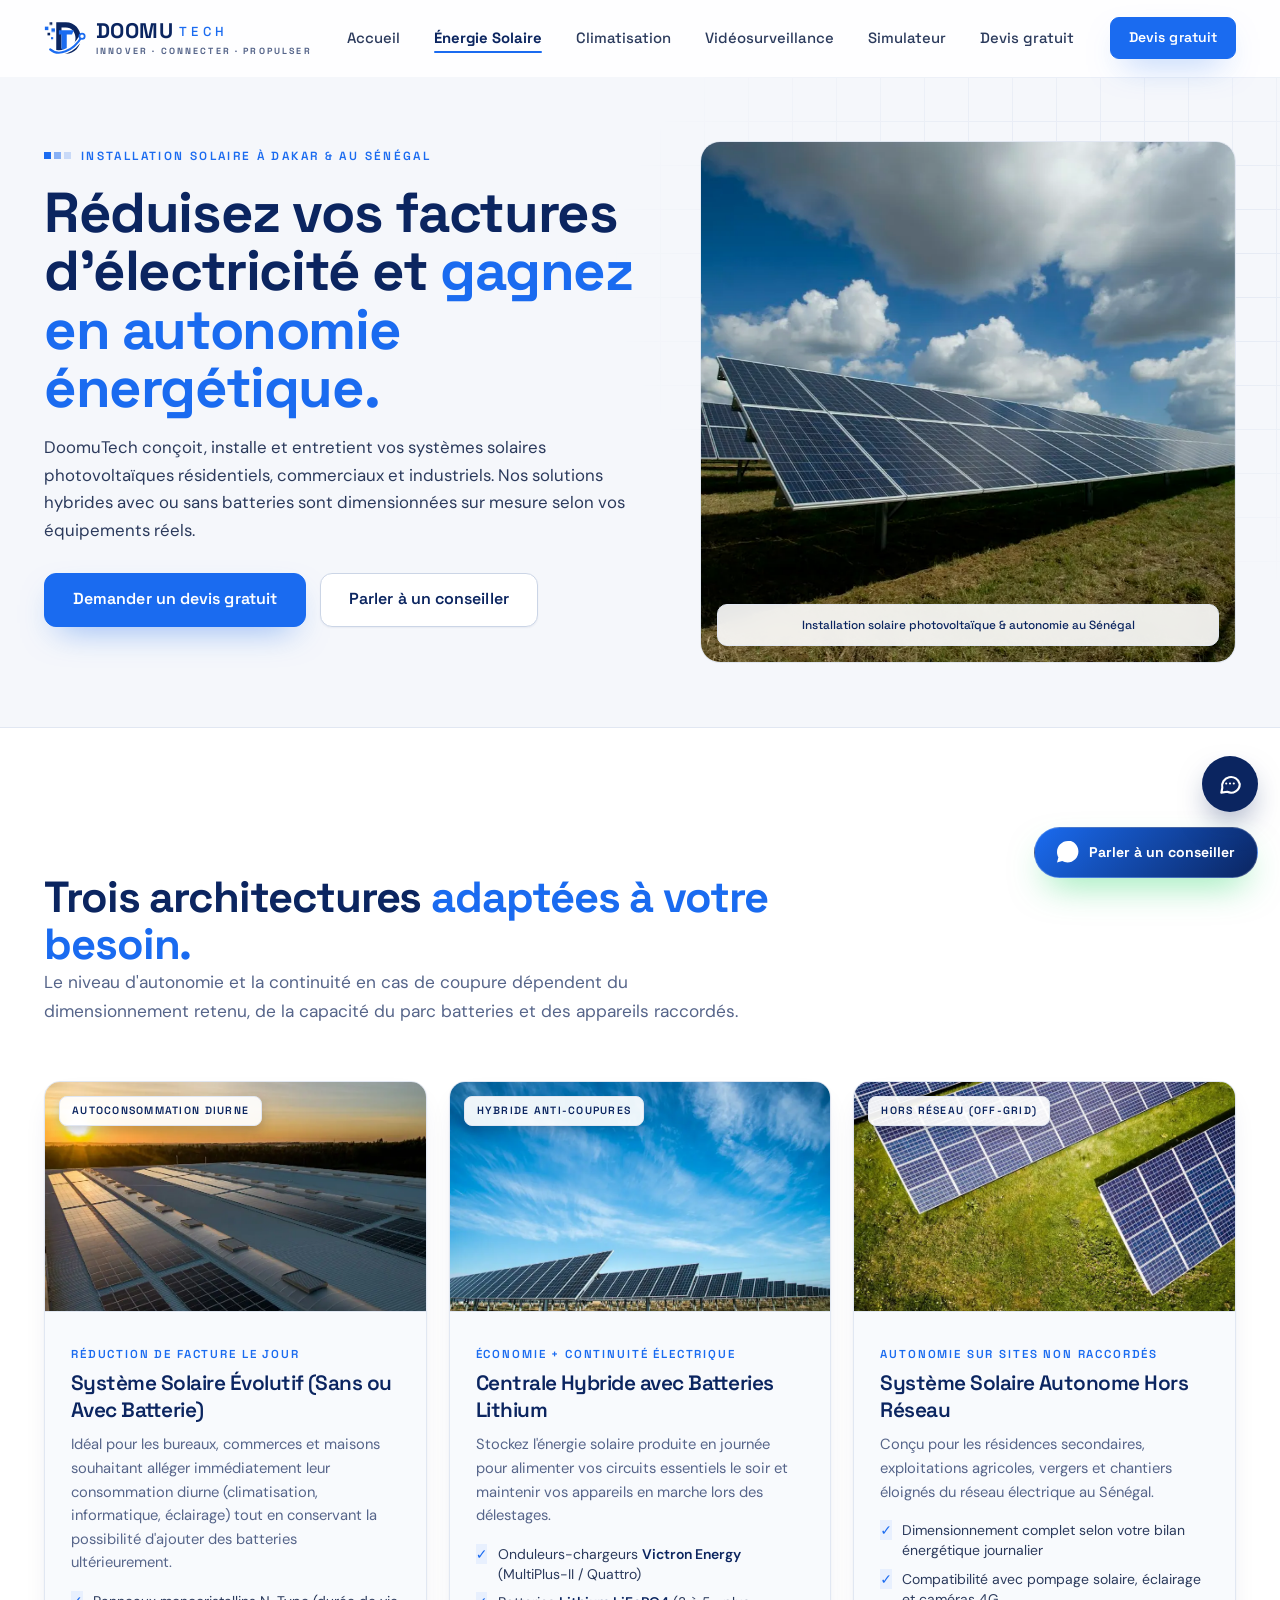
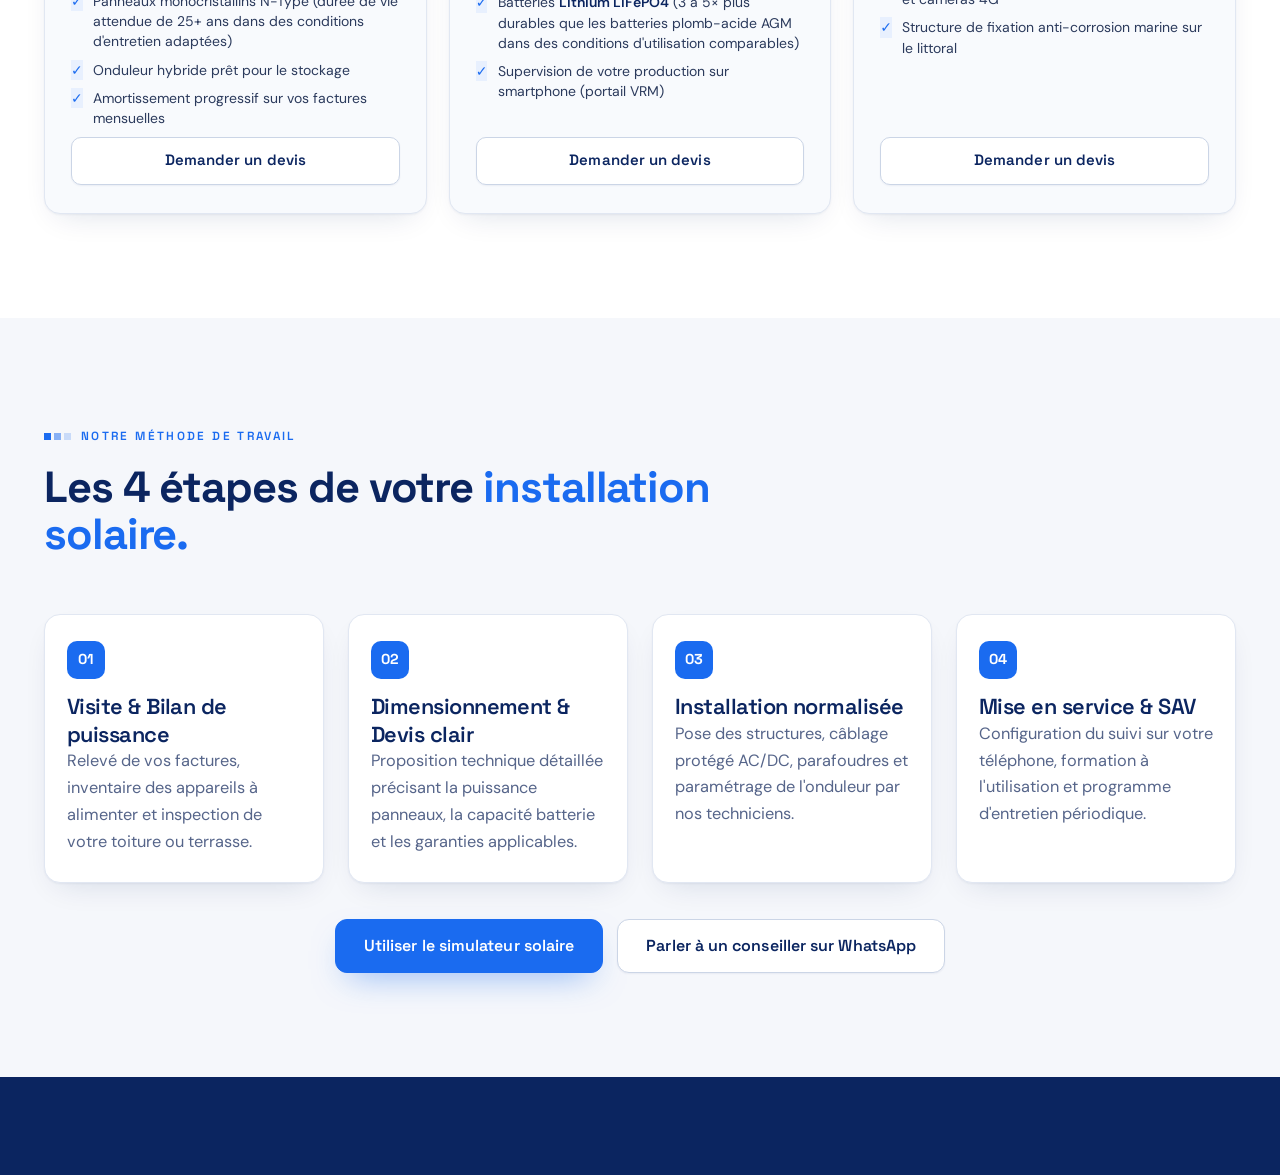
<file: solaire.html>
<!DOCTYPE html>
<html lang="fr" class="scroll-smooth">
<head>
  <meta charset="UTF-8" />
  <script>document.documentElement.classList.add('js')</script>
  <meta name="viewport" content="width=device-width, initial-scale=1.0" />
  <title>Installation Solaire à Dakar &amp; au Sénégal | Systèmes Hybrides &amp; Batteries Lithium — DoomuTech</title>
  <meta name="description" content="Installateur solaire à Dakar et au Sénégal : DoomuTech réalise le dimensionnement, la pose et la maintenance de vos panneaux solaires, onduleurs hybrides Victron Energy et batteries lithium. Demandez votre devis gratuit." />
  <link rel="canonical" href="https://doomutech-senegal.vercel.app/solaire" />
  <link rel="preconnect" href="https://fonts.googleapis.com" />
  <link rel="preconnect" href="https://fonts.gstatic.com" crossorigin />
  <link href="https://fonts.googleapis.com/css2?family=DM+Sans:opsz,wght@9..40,400;9..40,500;9..40,700&family=Space+Grotesk:wght@400;500;600;700&display=swap" rel="stylesheet" />
  <link rel="stylesheet" href="styles.css" />
  <link rel="stylesheet" href="premium.css" />
</head>
<body>

  <header class="site-header">
    <div class="container header-inner">
      <a href="index.html" class="brand-logo">
        <div class="logo-mark">
          <svg viewBox="0 0 48 48" fill="none" xmlns="http://www.w3.org/2000/svg" aria-hidden="true">
            <rect class="logo-pixel" x="1" y="11" width="4" height="4" fill="#1A6BF0"/>
            <rect class="logo-pixel" x="6.5" y="6" width="3" height="3" fill="#0B2560"/>
            <rect class="logo-pixel" x="4" y="18" width="3" height="3" fill="#0B2560"/>
            <rect class="logo-pixel" x="8.5" y="13" width="4" height="4" fill="#1A6BF0"/>
            <rect class="logo-pixel" x="8" y="23" width="2.5" height="2.5" fill="#1A6BF0"/>
            <path fill="#0B2560" fill-rule="evenodd" d="M14 6h11c10 0 17 8 17 18s-7 18-17 18H14V6zm6 6v24h5c6.6 0 11-5.4 11-12s-4.4-12-11-12h-5z"/>
            <path fill="#1A6BF0" d="M17 15h17l-2 5h-6v17h-6V20h-3z"/>
            <path d="M7 37C16 45 33 40 43.5 22" stroke="#FFFFFF" stroke-width="5.5" stroke-linecap="round"/>
            <path class="logo-orbit" d="M7 37C16 45 33 40 43.5 22" stroke="#1A6BF0" stroke-width="2.4" stroke-linecap="round"/>
            <circle class="logo-node" cx="43.5" cy="22" r="3" fill="#FFFFFF" stroke="#1A6BF0" stroke-width="2"/>
          </svg>
        </div>
        <div class="brand-text">
          <span class="brand-name">Doomu<span class="brand-accent">Tech</span></span>
          <span class="brand-tag">INNOVER · CONNECTER · PROPULSER</span>
        </div>
      </a>

      <nav class="top-nav-pill-bar" id="navLinks">
        <a href="index.html" class="top-nav-item">Accueil</a>
        <a href="solaire.html" class="top-nav-item dock-active">Énergie Solaire</a>
        <a href="climatisation.html" class="top-nav-item">Climatisation</a>
        <a href="videosurveillance.html" class="top-nav-item">Vidéosurveillance</a>
        <a href="index.html#simulateur" class="top-nav-item">Simulateur</a>
        <a href="index.html#devis" class="top-nav-item">Devis gratuit</a>
      </nav>

      <div class="header-actions">
        <button type="button" class="theme-toggle-btn" id="themeToggleBtn" aria-label="Basculer le thème clair ou sombre" title="Mode Clair / Sombre">
          <span id="themeIcon"><svg class="svg-icon svg-stroke" viewBox="0 0 24 24" width="18" height="18" aria-hidden="true"><path d="M21 12.79A9 9 0 1 1 11.21 3 7 7 0 0 0 21 12.79z"/></svg></span>
        </button>
        <a href="index.html#devis" class="btn btn-primary btn-sm">Devis gratuit</a>
        <button class="mobile-menu-btn" id="mobileMenuBtn" aria-label="Menu">
          <span></span><span></span><span></span>
        </button>
      </div>
    </div>
  </header>

  <section class="service-page-hero">
    <div class="container hero-grid">
      <div>
        <span class="eyebrow-badge">
          INSTALLATION SOLAIRE À DAKAR &amp; AU SÉNÉGAL
        </span>
        <h1>Réduisez vos factures d'électricité et <em>gagnez en autonomie énergétique.</em></h1>
        <p>
          DoomuTech conçoit, installe et entretient vos systèmes solaires photovoltaïques résidentiels, commerciaux et industriels. Nos solutions hybrides avec ou sans batteries sont dimensionnées sur mesure selon vos équipements réels.
        </p>
        <div class="hero-cta-group">
          <a href="index.html?service=solaire#devis" class="btn btn-primary btn-lg">Demander un devis gratuit</a>
          <a href="https://wa.me/221777019259?text=Bonjour%20DoomuTech%2C%20je%20souhaite%20un%20conseil%20et%20un%20devis%20pour%20une%20installation%20solaire." target="_blank" rel="noopener" class="btn btn-whatsapp-hero btn-lg">Parler à un conseiller</a>
        </div>
      </div>
      <div>
        <div class="hero-image-frame">
          <img src="assets/images/real/hero-solar-roof.webp" alt="Installation solaire photovoltaïque haute performance" class="hero-img" />
          <div class="image-location-badge">Installation solaire photovoltaïque &amp; autonomie au Sénégal</div>
        </div>
      </div>
    </div>
  </section>

  <!-- Avantages & Équipements -->
  <section class="activities-section">
    <div class="container">
      <div class="section-header">
        <span class="section-eyebrow">NOS SOLUTIONS SOLAIRES</span>
        <h2 class="section-title">Trois architectures <em>adaptées à votre besoin.</em></h2>
        <p class="section-desc">Le niveau d'autonomie et la continuité en cas de coupure dépendent du dimensionnement retenu, de la capacité du parc batteries et des appareils raccordés.</p>
      </div>

      <div class="activities-bento-grid">
        <article class="activity-bento-card">
          <div class="activity-media">
            <span class="activity-tag-pill">AUTOCONSOMMATION DIURNE</span>
            <img src="assets/images/real/projet-villa-solaire.webp" alt="Panneaux solaires monocristallins en toiture" class="activity-cover-photo" />
          </div>
          <div class="activity-body">
            <div>
              <span class="pkg-tag">RÉDUCTION DE FACTURE LE JOUR</span>
              <h3>Système Solaire Évolutif (Sans ou Avec Batterie)</h3>
              <p>Idéal pour les bureaux, commerces et maisons souhaitant alléger immédiatement leur consommation diurne (climatisation, informatique, éclairage) tout en conservant la possibilité d'ajouter des batteries ultérieurement.</p>
              <ul class="pkg-features">
                <li>Panneaux monocristallins N-Type (durée de vie attendue de 25+ ans dans des conditions d'entretien adaptées)</li>
                <li>Onduleur hybride prêt pour le stockage</li>
                <li>Amortissement progressif sur vos factures mensuelles</li>
              </ul>
            </div>
            <a href="index.html?service=solaire#devis" class="btn btn-outline btn-block">Demander un devis</a>
          </div>
        </article>

        <article class="activity-bento-card">
          <div class="activity-media">
            <span class="activity-tag-pill" style="background: #059669;">HYBRIDE ANTI-COUPURES</span>
            <img src="assets/images/real/service-solaire.webp" alt="Système hybride Victron MultiPlus-II et batteries lithium" class="activity-cover-photo" />
          </div>
          <div class="activity-body">
            <div>
              <span class="pkg-tag">ÉCONOMIE + CONTINUITÉ ÉLECTRIQUE</span>
              <h3>Centrale Hybride avec Batteries Lithium</h3>
              <p>Stockez l'énergie solaire produite en journée pour alimenter vos circuits essentiels le soir et maintenir vos appareils en marche lors des délestages.</p>
              <ul class="pkg-features">
                <li>Onduleurs-chargeurs <strong>Victron Energy</strong> (MultiPlus-II / Quattro)</li>
                <li>Batteries <strong>Lithium LiFePO4</strong> (3 à 5× plus durables que les batteries plomb-acide AGM dans des conditions d'utilisation comparables)</li>
                <li>Supervision de votre production sur smartphone (portail VRM)</li>
              </ul>
            </div>
            <a href="index.html?service=solaire#devis" class="btn btn-outline btn-block">Demander un devis</a>
          </div>
        </article>

        <article class="activity-bento-card">
          <div class="activity-media">
            <span class="activity-tag-pill" style="background: #0B1528;">HORS RÉSEAU (OFF-GRID)</span>
            <img src="assets/images/real/projet-site-isole.webp" alt="Installation solaire autonome pour site isolé" class="activity-cover-photo" />
          </div>
          <div class="activity-body">
            <div>
              <span class="pkg-tag">AUTONOMIE SUR SITES NON RACCORDÉS</span>
              <h3>Système Solaire Autonome Hors Réseau</h3>
              <p>Conçu pour les résidences secondaires, exploitations agricoles, vergers et chantiers éloignés du réseau électrique au Sénégal.</p>
              <ul class="pkg-features">
                <li>Dimensionnement complet selon votre bilan énergétique journalier</li>
                <li>Compatibilité avec pompage solaire, éclairage et caméras 4G</li>
                <li>Structure de fixation anti-corrosion marine sur le littoral</li>
              </ul>
            </div>
            <a href="index.html?service=solaire#devis" class="btn btn-outline btn-block">Demander un devis</a>
          </div>
        </article>
      </div>
    </div>
  </section>

  <!-- Étapes d'installation -->
  <section class="install-steps-section">
    <div class="container">
      <div class="section-header">
        <span class="section-eyebrow">NOTRE MÉTHODE DE TRAVAIL</span>
        <h2 class="section-title">Les 4 étapes de votre <em>installation solaire.</em></h2>
      </div>
      <div class="install-steps-grid">
        <div class="install-step-card">
          <span class="step-num-badge">01</span>
          <h3>Visite &amp; Bilan de puissance</h3>
          <p>Relevé de vos factures, inventaire des appareils à alimenter et inspection de votre toiture ou terrasse.</p>
        </div>
        <div class="install-step-card">
          <span class="step-num-badge">02</span>
          <h3>Dimensionnement &amp; Devis clair</h3>
          <p>Proposition technique détaillée précisant la puissance panneaux, la capacité batterie et les garanties applicables.</p>
        </div>
        <div class="install-step-card">
          <span class="step-num-badge">03</span>
          <h3>Installation normalisée</h3>
          <p>Pose des structures, câblage protégé AC/DC, parafoudres et paramétrage de l'onduleur par nos techniciens.</p>
        </div>
        <div class="install-step-card">
          <span class="step-num-badge">04</span>
          <h3>Mise en service &amp; SAV</h3>
          <p>Configuration du suivi sur votre téléphone, formation à l'utilisation et programme d'entretien périodique.</p>
        </div>
      </div>

      <div style="text-align: center; margin-top: 36px; display: flex; justify-content: center; gap: 14px; flex-wrap: wrap;">
        <a href="index.html#simulateur" class="btn btn-primary btn-lg">Utiliser le simulateur solaire</a>
        <a href="https://wa.me/221777019259?text=Bonjour%20DoomuTech%2C%20je%20souhaite%20une%20visite%20technique%20pour%20un%20projet%20solaire." target="_blank" rel="noopener" class="btn btn-whatsapp-hero btn-lg">Parler à un conseiller sur WhatsApp</a>
      </div>
    </div>
  </section>

  <footer class="footer">
    <div class="container">
      <div class="footer-bottom" style="border-top: none; padding-top: 0; display: flex; justify-content: space-between; align-items: center; flex-wrap: wrap; gap: 12px;">
        <p><strong>DoomuTech Sénégal</strong> — Solutions solaires, climatisation &amp; vidéosurveillance | <a href="mailto:doomutech@gmail.com">doomutech@gmail.com</a> | WhatsApp : <a href="https://wa.me/221777019259">+221 77 701 92 59</a></p>
        <a href="index.html" style="color: var(--pu-citrus); font-weight: 700;">← Retour à l'accueil</a>
      </div>
    </div>
  </footer>

  <a href="https://wa.me/221777019259?text=Bonjour%20DoomuTech%2C%20je%20souhaite%20parler%20%C3%A0%20un%20conseiller%20solaire." target="_blank" rel="noopener" class="wa-floating-btn" aria-label="Contacter DoomuTech sur WhatsApp">
    <svg viewBox="0 0 24 24" fill="currentColor"><path d="M12.031 6.172c-3.181 0-5.767 2.586-5.768 5.766-.001 1.298.38 2.27 1.019 3.287l-.582 2.128 2.182-.573c.978.58 1.911.928 3.145.929 3.178 0 5.767-2.587 5.768-5.766.001-3.187-2.575-5.77-5.764-5.771zm3.392 8.244c-.144.405-.837.774-1.17.824-.299.045-.677.063-1.092-.069-.252-.08-.575-.187-.988-.365-1.739-.751-2.874-2.502-2.961-2.617-.087-.116-.708-.94-.708-1.793s.448-1.273.607-1.446c.159-.173.346-.217.462-.217l.332.006c.106.005.249-.04.39.298.144.347.491 1.2.534 1.287.043.087.072.188.014.304-.058.116-.087.188-.173.289l-.26.304c-.087.086-.177.18-.076.354.101.174.449.741.964 1.201.662.591 1.221.774 1.394.86s.274.072.376-.043c.101-.116.433-.506.549-.68.116-.173.231-.145.39-.087s1.011.477 1.184.564.289.13.332.202c.045.072.045.419-.1.824zm-3.423-14.416c-6.627 0-12 5.373-12 12 0 2.124.556 4.119 1.528 5.849l-1.528 5.576 5.714-1.498c1.682.912 3.608 1.433 5.656 1.433 6.627 0 12-5.373 12-12s-5.373-12-12-12z"/></svg>
    <span>Parler à un conseiller</span>
  </a>

  <script src="app.js"></script>
  <script src="motion.js"></script>
  <script src="assistant.js" defer></script>
</body>
</html>
</file>
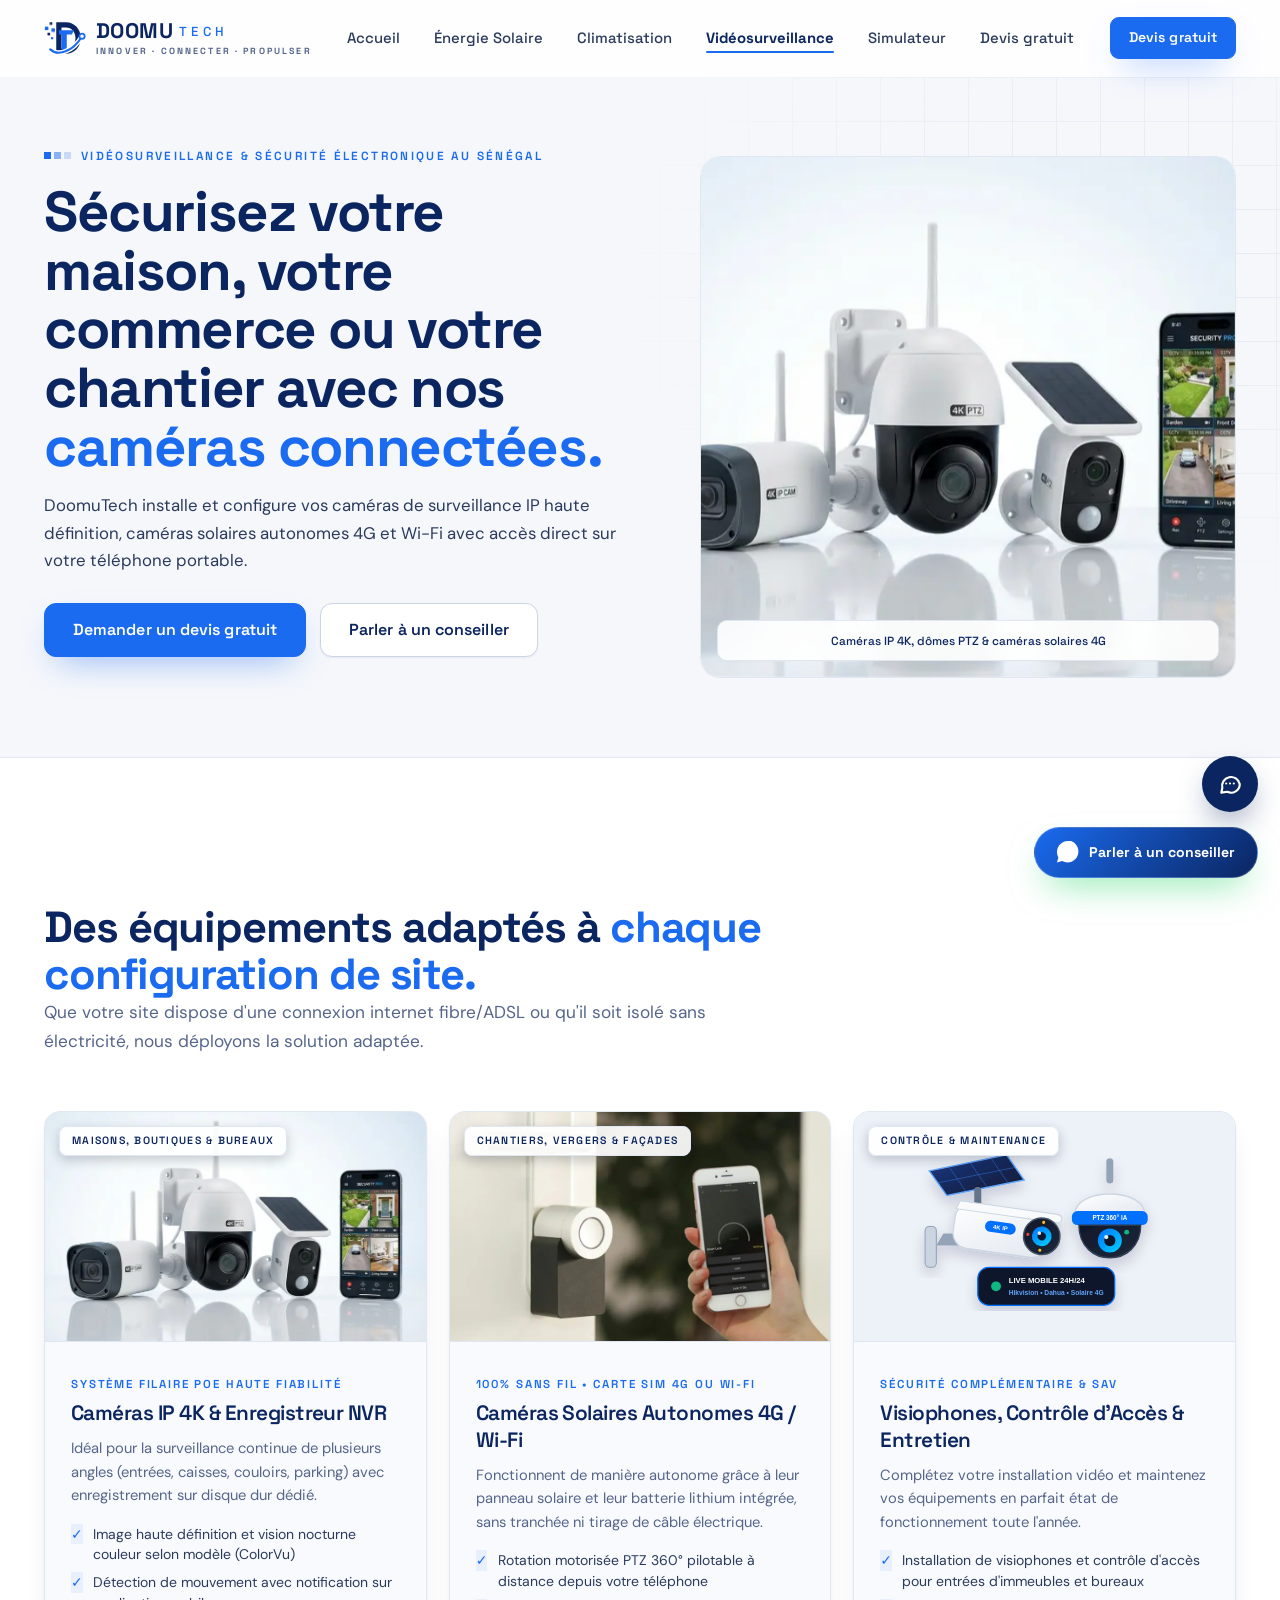
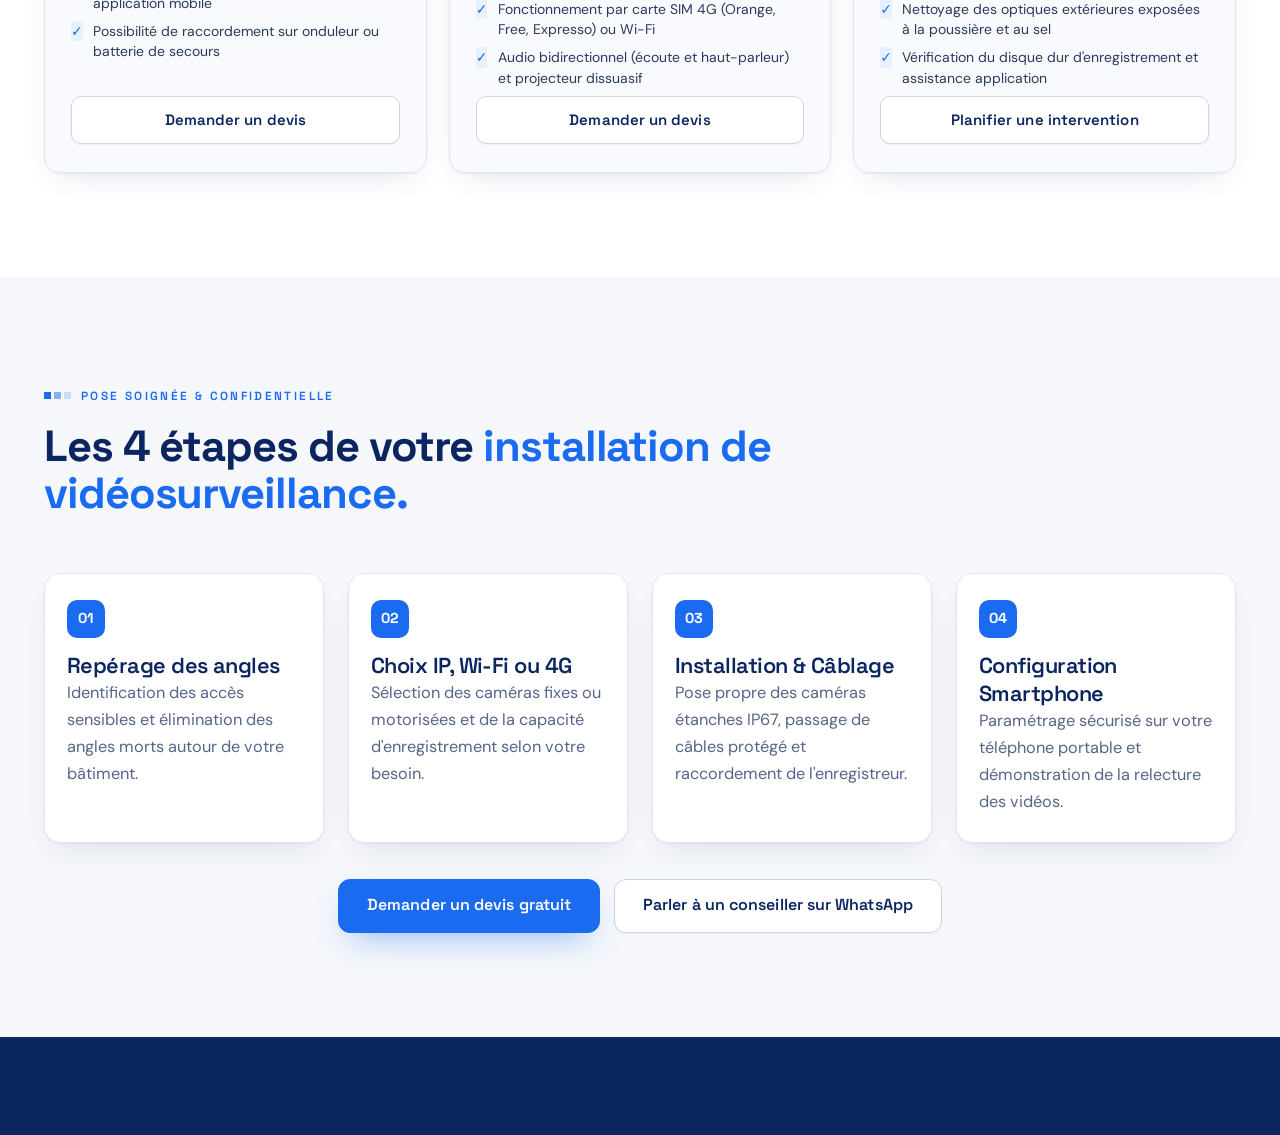
<file: videosurveillance.html>
<!DOCTYPE html>
<html lang="fr" class="scroll-smooth">
<head>
  <meta charset="UTF-8" />
  <script>document.documentElement.classList.add('js')</script>
  <meta name="viewport" content="width=device-width, initial-scale=1.0" />
  <title>Installation de Caméras de Surveillance au Sénégal | IP 4K, 4G Solaire &amp; Wi-Fi — DoomuTech</title>
  <meta name="description" content="Installation de caméras de surveillance à Dakar et au Sénégal : caméras IP 4K vision nocturne couleur, caméras solaires autonomes 4G/Wi-Fi motorisées PTZ et enregistreurs NVR avec accès sur téléphone. Devis gratuit avec DoomuTech." />
  <link rel="canonical" href="https://doomutech-senegal.vercel.app/videosurveillance" />
  <link rel="preconnect" href="https://fonts.googleapis.com" />
  <link rel="preconnect" href="https://fonts.gstatic.com" crossorigin />
  <link href="https://fonts.googleapis.com/css2?family=DM+Sans:opsz,wght@9..40,400;9..40,500;9..40,700&family=Space+Grotesk:wght@400;500;600;700&display=swap" rel="stylesheet" />
  <link rel="stylesheet" href="styles.css" />
  <link rel="stylesheet" href="premium.css" />
</head>
<body>

  <header class="site-header">
    <div class="container header-inner">
      <a href="index.html" class="brand-logo">
        <div class="logo-mark">
          <svg viewBox="0 0 48 48" fill="none" xmlns="http://www.w3.org/2000/svg" aria-hidden="true">
            <rect class="logo-pixel" x="1" y="11" width="4" height="4" fill="#1A6BF0"/>
            <rect class="logo-pixel" x="6.5" y="6" width="3" height="3" fill="#0B2560"/>
            <rect class="logo-pixel" x="4" y="18" width="3" height="3" fill="#0B2560"/>
            <rect class="logo-pixel" x="8.5" y="13" width="4" height="4" fill="#1A6BF0"/>
            <rect class="logo-pixel" x="8" y="23" width="2.5" height="2.5" fill="#1A6BF0"/>
            <path fill="#0B2560" fill-rule="evenodd" d="M14 6h11c10 0 17 8 17 18s-7 18-17 18H14V6zm6 6v24h5c6.6 0 11-5.4 11-12s-4.4-12-11-12h-5z"/>
            <path fill="#1A6BF0" d="M17 15h17l-2 5h-6v17h-6V20h-3z"/>
            <path d="M7 37C16 45 33 40 43.5 22" stroke="#FFFFFF" stroke-width="5.5" stroke-linecap="round"/>
            <path class="logo-orbit" d="M7 37C16 45 33 40 43.5 22" stroke="#1A6BF0" stroke-width="2.4" stroke-linecap="round"/>
            <circle class="logo-node" cx="43.5" cy="22" r="3" fill="#FFFFFF" stroke="#1A6BF0" stroke-width="2"/>
          </svg>
        </div>
        <div class="brand-text">
          <span class="brand-name">Doomu<span class="brand-accent">Tech</span></span>
          <span class="brand-tag">INNOVER · CONNECTER · PROPULSER</span>
        </div>
      </a>

      <nav class="top-nav-pill-bar" id="navLinks">
        <a href="index.html" class="top-nav-item">Accueil</a>
        <a href="solaire.html" class="top-nav-item">Énergie Solaire</a>
        <a href="climatisation.html" class="top-nav-item">Climatisation</a>
        <a href="videosurveillance.html" class="top-nav-item dock-active">Vidéosurveillance</a>
        <a href="index.html#simulateur" class="top-nav-item">Simulateur</a>
        <a href="index.html#devis" class="top-nav-item">Devis gratuit</a>
      </nav>

      <div class="header-actions">
        <button type="button" class="theme-toggle-btn" id="themeToggleBtn" aria-label="Basculer le thème clair ou sombre" title="Mode Clair / Sombre">
          <span id="themeIcon"><svg class="svg-icon svg-stroke" viewBox="0 0 24 24" width="18" height="18" aria-hidden="true"><path d="M21 12.79A9 9 0 1 1 11.21 3 7 7 0 0 0 21 12.79z"/></svg></span>
        </button>
        <a href="index.html#devis" class="btn btn-primary btn-sm">Devis gratuit</a>
        <button class="mobile-menu-btn" id="mobileMenuBtn" aria-label="Menu">
          <span></span><span></span><span></span>
        </button>
      </div>
    </div>
  </header>

  <section class="service-page-hero">
    <div class="container hero-grid">
      <div>
        <span class="eyebrow-badge">
          VIDÉOSURVEILLANCE &amp; SÉCURITÉ ÉLECTRONIQUE AU SÉNÉGAL
        </span>
        <h1>Sécurisez votre maison, votre commerce ou votre chantier avec nos <em>caméras connectées.</em></h1>
        <p>
          DoomuTech installe et configure vos caméras de surveillance IP haute définition, caméras solaires autonomes 4G et Wi-Fi avec accès direct sur votre téléphone portable.
        </p>
        <div class="hero-cta-group">
          <a href="index.html?service=videosurveillance#devis" class="btn btn-primary btn-lg">Demander un devis gratuit</a>
          <a href="https://wa.me/221777019259?text=Bonjour%20DoomuTech%2C%20je%20souhaite%20un%20devis%20pour%20l%27installation%20de%20cam%C3%A9ras%20de%20surveillance." target="_blank" rel="noopener" class="btn btn-whatsapp-hero btn-lg">Parler à un conseiller</a>
        </div>
      </div>
      <div>
        <div class="hero-image-frame">
          <img src="assets/images/camera-kit-4k.webp" alt="Caméras de surveillance IP 4K et solaires 4G avec accès mobile" class="hero-img" />
          <div class="image-location-badge">Caméras IP 4K, dômes PTZ &amp; caméras solaires 4G</div>
        </div>
      </div>
    </div>
  </section>

  <section class="activities-section">
    <div class="container">
      <div class="section-header">
        <span class="section-eyebrow">NOS SOLUTIONS DE VIDÉOSURVEILLANCE</span>
        <h2 class="section-title">Des équipements adaptés à <em>chaque configuration de site.</em></h2>
        <p class="section-desc">Que votre site dispose d'une connexion internet fibre/ADSL ou qu'il soit isolé sans électricité, nous déployons la solution adaptée.</p>
      </div>

      <div class="activities-bento-grid">
        <article class="activity-bento-card">
          <div class="activity-media">
            <span class="activity-tag-pill">MAISONS, BOUTIQUES &amp; BUREAUX</span>
            <img src="assets/images/camera-kit-4k.webp" alt="Pack caméras IP 4K et enregistreur NVR" class="activity-cover-photo" />
          </div>
          <div class="activity-body">
            <div>
              <span class="pkg-tag">SYSTÈME FILAIRE POE HAUTE FIABILITÉ</span>
              <h3>Caméras IP 4K &amp; Enregistreur NVR</h3>
              <p>Idéal pour la surveillance continue de plusieurs angles (entrées, caisses, couloirs, parking) avec enregistrement sur disque dur dédié.</p>
              <ul class="pkg-features">
                <li>Image haute définition et vision nocturne couleur selon modèle (ColorVu)</li>
                <li>Détection de mouvement avec notification sur application mobile</li>
                <li>Possibilité de raccordement sur onduleur ou batterie de secours</li>
              </ul>
            </div>
            <a href="index.html?service=videosurveillance#devis" class="btn btn-outline btn-block">Demander un devis</a>
          </div>
        </article>

        <article class="activity-bento-card">
          <div class="activity-media">
            <span class="activity-tag-pill" style="background: #059669;">CHANTIERS, VERGERS &amp; FAÇADES</span>
            <img src="assets/images/real/projet-securite-commerce.webp" alt="Caméra solaire autonome 4G et Wi-Fi avec suivi mobile" class="activity-cover-photo" />
          </div>
          <div class="activity-body">
            <div>
              <span class="pkg-tag">100% SANS FIL • CARTE SIM 4G OU WI-FI</span>
              <h3>Caméras Solaires Autonomes 4G / Wi-Fi</h3>
              <p>Fonctionnent de manière autonome grâce à leur panneau solaire et leur batterie lithium intégrée, sans tranchée ni tirage de câble électrique.</p>
              <ul class="pkg-features">
                <li>Rotation motorisée PTZ 360° pilotable à distance depuis votre téléphone</li>
                <li>Fonctionnement par carte SIM 4G (Orange, Free, Expresso) ou Wi-Fi</li>
                <li>Audio bidirectionnel (écoute et haut-parleur) et projecteur dissuasif</li>
              </ul>
            </div>
            <a href="index.html?service=videosurveillance#devis" class="btn btn-outline btn-block">Demander un devis</a>
          </div>
        </article>

        <article class="activity-bento-card">
          <div class="activity-media">
            <span class="activity-tag-pill" style="background: #0B1528;">CONTRÔLE &amp; MAINTENANCE</span>
            <img src="assets/images/cctv-surveillance.svg" alt="Maintenance et contrôle d'accès" class="activity-cover-photo" style="object-fit: contain; padding: 16px;" />
          </div>
          <div class="activity-body">
            <div>
              <span class="pkg-tag">SÉCURITÉ COMPLÉMENTAIRE &amp; SAV</span>
              <h3>Visiophones, Contrôle d'Accès &amp; Entretien</h3>
              <p>Complétez votre installation vidéo et maintenez vos équipements en parfait état de fonctionnement toute l'année.</p>
              <ul class="pkg-features">
                <li>Installation de visiophones et contrôle d'accès pour entrées d'immeubles et bureaux</li>
                <li>Nettoyage des optiques extérieures exposées à la poussière et au sel</li>
                <li>Vérification du disque dur d'enregistrement et assistance application</li>
              </ul>
            </div>
            <a href="index.html?service=maintenance#devis" class="btn btn-outline btn-block">Planifier une intervention</a>
          </div>
        </article>
      </div>
    </div>
  </section>

  <section class="install-steps-section">
    <div class="container">
      <div class="section-header">
        <span class="section-eyebrow">POSE SOIGNÉE &amp; CONFIDENTIELLE</span>
        <h2 class="section-title">Les 4 étapes de votre <em>installation de vidéosurveillance.</em></h2>
      </div>
      <div class="install-steps-grid">
        <div class="install-step-card">
          <span class="step-num-badge">01</span>
          <h3>Repérage des angles</h3>
          <p>Identification des accès sensibles et élimination des angles morts autour de votre bâtiment.</p>
        </div>
        <div class="install-step-card">
          <span class="step-num-badge">02</span>
          <h3>Choix IP, Wi-Fi ou 4G</h3>
          <p>Sélection des caméras fixes ou motorisées et de la capacité d'enregistrement selon votre besoin.</p>
        </div>
        <div class="install-step-card">
          <span class="step-num-badge">03</span>
          <h3>Installation &amp; Câblage</h3>
          <p>Pose propre des caméras étanches IP67, passage de câbles protégé et raccordement de l'enregistreur.</p>
        </div>
        <div class="install-step-card">
          <span class="step-num-badge">04</span>
          <h3>Configuration Smartphone</h3>
          <p>Paramétrage sécurisé sur votre téléphone portable et démonstration de la relecture des vidéos.</p>
        </div>
      </div>

      <div style="text-align: center; margin-top: 36px; display: flex; justify-content: center; gap: 14px; flex-wrap: wrap;">
        <a href="index.html?service=videosurveillance#devis" class="btn btn-primary btn-lg">Demander un devis gratuit</a>
        <a href="https://wa.me/221777019259?text=Bonjour%20DoomuTech%2C%20je%20souhaite%20un%20conseil%20pour%20des%20cam%C3%A9ras%20de%20surveillance." target="_blank" rel="noopener" class="btn btn-whatsapp-hero btn-lg">Parler à un conseiller sur WhatsApp</a>
      </div>
    </div>
  </section>

  <footer class="footer">
    <div class="container">
      <div class="footer-bottom" style="border-top: none; padding-top: 0; display: flex; justify-content: space-between; align-items: center; flex-wrap: wrap; gap: 12px;">
        <p><strong>DoomuTech Sénégal</strong> — Solutions solaires, climatisation &amp; vidéosurveillance | <a href="mailto:doomutech@gmail.com">doomutech@gmail.com</a> | WhatsApp : <a href="https://wa.me/221777019259">+221 77 701 92 59</a></p>
        <a href="index.html" style="color: var(--pu-citrus); font-weight: 700;">← Retour à l'accueil</a>
      </div>
    </div>
  </footer>

  <a href="https://wa.me/221777019259?text=Bonjour%20DoomuTech%2C%20je%20souhaite%20parler%20%C3%A0%20un%20conseiller%20en%20vid%C3%A9osurveillance." target="_blank" rel="noopener" class="wa-floating-btn" aria-label="Contacter DoomuTech sur WhatsApp">
    <svg viewBox="0 0 24 24" fill="currentColor"><path d="M12.031 6.172c-3.181 0-5.767 2.586-5.768 5.766-.001 1.298.38 2.27 1.019 3.287l-.582 2.128 2.182-.573c.978.58 1.911.928 3.145.929 3.178 0 5.767-2.587 5.768-5.766.001-3.187-2.575-5.77-5.764-5.771zm3.392 8.244c-.144.405-.837.774-1.17.824-.299.045-.677.063-1.092-.069-.252-.08-.575-.187-.988-.365-1.739-.751-2.874-2.502-2.961-2.617-.087-.116-.708-.94-.708-1.793s.448-1.273.607-1.446c.159-.173.346-.217.462-.217l.332.006c.106.005.249-.04.39.298.144.347.491 1.2.534 1.287.043.087.072.188.014.304-.058.116-.087.188-.173.289l-.26.304c-.087.086-.177.18-.076.354.101.174.449.741.964 1.201.662.591 1.221.774 1.394.86s.274.072.376-.043c.101-.116.433-.506.549-.68.116-.173.231-.145.39-.087s1.011.477 1.184.564.289.13.332.202c.045.072.045.419-.1.824zm-3.423-14.416c-6.627 0-12 5.373-12 12 0 2.124.556 4.119 1.528 5.849l-1.528 5.576 5.714-1.498c1.682.912 3.608 1.433 5.656 1.433 6.627 0 12-5.373 12-12s-5.373-12-12-12z"/></svg>
    <span>Parler à un conseiller</span>
  </a>

  <script src="app.js"></script>
  <script src="motion.js"></script>
  <script src="assistant.js" defer></script>
</body>
</html>
</file>
<file: styles.css>
/* ==========================================================================
   DOOMUTECH SÉNÉGAL — DESIGN SYSTEM OFFICIEL (UI/UX PRO MAX SKILL)
   Source : https://github.com/nextlevelbuilder/ui-ux-pro-max-skill
   - Style : #39 Bento Box Grid + #1 Swiss Modernism + #33 Trust & Authority
   - Palette : #90 Sustainable Energy / Climate Tech + #55 Home Services
     * Surface Daylight : #F8FAFC (Slate 50) | Cartes Bento : #FFFFFF
     * Encre & Autorité : #0F172A (Deep Navy Slate — Contraste AAA 16.8:1)
     * Primaire Solaire : #059669 (Solar Emerald) -> Survol #047857
     * Accent Solaire : #D97706 / #F59E0B (Solar Amber) | Bleu Clim : #0284C7
   - Typographie (#11 Geometric Modern) :
     * Titres : Outfit (600, 700, 800)
     * Corps & Interface : Plus Jakarta Sans (400, 500, 600, 700)
     * Chiffres & Devis : JetBrains Mono (500, 600)
   ========================================================================== */

@import url('https://fonts.googleapis.com/css2?family=Outfit:wght@500;600;700;800&family=Plus+Jakarta+Sans:wght@400;500;600;700;800&family=JetBrains+Mono:wght@500;600&display=swap');

:root {
  /* Surfaces & Fonds (Mode Clair par défaut — Lecture extérieure optimale) */
  --bg: #F8FAFC;
  --bg-alt: #F1F5F9;
  --surf: #FFFFFF;
  --hdr: rgba(255, 255, 255, 0.92);
  --navy: #0F172A;
  --navy-elevated: #1E293B;

  /* Typographie & Contrastes (WCAG AAA) */
  --ink: #0F172A;
  --body: #334155;
  --mut: #64748B;
  --line: #E2E8F0;
  --line-strong: #CBD5E1;

  /* Couleurs d'Action & Marque */
  --brand: #059669;
  --brand-light: #10B981;
  --brand-dark: #047857;
  --brand-soft: #ECFDF5;
  --brand-border: #A7F3D0;
  --brand-grad: linear-gradient(135deg, #059669 0%, #047857 100%);

  /* Accents Métiers */
  --amber: #D97706;
  --amber-light: #FEF3C7;
  --sky: #0284C7;
  --sky-light: #E0F2FE;
  --danger: #DC2626;

  /* Ombres Bento Douces (Style #39) */
  --sh-sm: 0 1px 3px rgba(15, 23, 42, 0.05), 0 1px 2px rgba(15, 23, 42, 0.03);
  --sh-md: 0 10px 30px -5px rgba(15, 23, 42, 0.06), 0 4px 12px -2px rgba(15, 23, 42, 0.04);
  --sh-lg: 0 20px 44px -8px rgba(15, 23, 42, 0.12), 0 8px 20px -4px rgba(15, 23, 42, 0.06);

  /* Polices */
  --font-display: 'Outfit', system-ui, -apple-system, sans-serif;
  --font-sans: 'Plus Jakarta Sans', system-ui, -apple-system, sans-serif;
  --font-mono: 'JetBrains Mono', monospace;

  /* Rayons & Transitions */
  --radius-sm: 10px;
  --radius-md: 14px;
  --radius-card: 20px;
  --radius-lg: 24px;
  --radius-pill: 999px;
  --ease-out: cubic-bezier(0.16, 1, 0.3, 1);

  /* Alias de compatibilité */
  --fintech-bg: var(--bg);
  --fintech-card: var(--surf);
  --fintech-radius: var(--radius-card);
  --fintech-shadow: var(--sh-md);
  --highlight-lightest: var(--brand-soft);
  --highlight-darkest: var(--brand-dark);
  --highlight-light: var(--brand-border);
}

/* Mode Sombre (Dark Mode Bleu Nuit Ingénierie) */
:root[data-theme="dark"] {
  --bg: #0B1120;
  --bg-alt: #0F172A;
  --surf: #111C33;
  --hdr: rgba(11, 17, 32, 0.90);
  --ink: #F8FAFC;
  --body: #CBD5E1;
  --mut: #94A3B8;
  --line: #1E293B;
  --line-strong: #334155;

  --brand: #10B981;
  --brand-light: #34D399;
  --brand-dark: #059669;
  --brand-soft: rgba(16, 185, 129, 0.14);
  --brand-border: rgba(16, 185, 129, 0.32);

  --sh-sm: 0 2px 6px rgba(0, 0, 0, 0.3);
  --sh-md: 0 12px 32px rgba(0, 0, 0, 0.42);
  --sh-lg: 0 24px 52px rgba(0, 0, 0, 0.6);
}

/* ==========================================================================
   1. RESET & TYPOGRAPHIE GLOBALE
   ========================================================================== */
*, *::before, *::after {
  box-sizing: border-box;
  margin: 0;
  padding: 0;
}

html {
  scroll-behavior: smooth;
  font-size: 16px;
  background-color: var(--bg);
  color: var(--ink);
  -webkit-text-size-adjust: 100%;
}

body {
  background-color: var(--bg);
  color: var(--body);
  font-family: var(--font-sans);
  font-size: 1rem;
  line-height: 1.65;
  -webkit-font-smoothing: antialiased;
  overflow-x: hidden;
}

img, svg {
  display: block;
  max-width: 100%;
}

a {
  color: inherit;
  text-decoration: none;
  transition: color 0.2s ease;
}

ul {
  list-style: none;
}

button, input, select, textarea {
  font: inherit;
  color: inherit;
}

button {
  cursor: pointer;
}

:focus-visible {
  outline: 3px solid var(--brand);
  outline-offset: 2px;
}

.container {
  width: 100%;
  max-width: 1240px;
  margin: 0 auto;
  padding: 0 24px;
}

/* Hiérarchie Typographique */
h1, h2, h3, h4, .section-title, .hero-title {
  font-family: var(--font-display);
  font-weight: 800;
  color: var(--ink);
  letter-spacing: -0.025em;
  line-height: 1.15;
}

h1, .hero-title {
  font-size: clamp(2.1rem, 4vw, 3.25rem);
  line-height: 1.12;
}

h2, .section-title {
  font-size: clamp(1.75rem, 3vw, 2.45rem);
  line-height: 1.18;
}

h3 {
  font-size: clamp(1.2rem, 1.8vw, 1.4rem);
  line-height: 1.28;
}

h4 {
  font-size: 1.05rem;
  font-weight: 700;
  line-height: 1.35;
}

em {
  font-style: normal;
  color: var(--brand);
}

p, .section-desc {
  color: var(--mut);
  font-size: 1.02rem;
  line-height: 1.65;
}

.section-header {
  max-width: 680px;
  margin-bottom: 48px;
}

.section-eyebrow, .eyebrow-badge {
  display: inline-flex;
  align-items: center;
  gap: 8px;
  font-family: var(--font-sans);
  font-size: 0.75rem;
  font-weight: 700;
  text-transform: uppercase;
  letter-spacing: 0.08em;
  color: var(--brand-dark);
  background: var(--brand-soft);
  border: 1px solid var(--brand-border);
  padding: 6px 14px;
  border-radius: var(--radius-pill);
  margin-bottom: 16px;
}

:root[data-theme="dark"] .section-eyebrow,
:root[data-theme="dark"] .eyebrow-badge {
  color: var(--brand-light);
}

.badge-dot {
  width: 8px;
  height: 8px;
  border-radius: 50%;
  background: var(--brand);
  display: inline-block;
}

/* ==========================================================================
   2. BOUTONS & ACTIONS (Cibles Tactiles >= 48px — UI/UX Pro Max)
   ========================================================================== */
.btn {
  min-height: 48px;
  padding: 0 24px;
  border-radius: 12px;
  font-family: var(--font-sans);
  font-weight: 700;
  font-size: 0.9375rem;
  display: inline-flex;
  align-items: center;
  justify-content: center;
  gap: 8px;
  border: 1.5px solid transparent;
  transition: transform 0.2s var(--ease-out), box-shadow 0.2s var(--ease-out), background 0.2s ease, border-color 0.2s ease;
  white-space: nowrap;
  text-decoration: none;
}

.btn:hover {
  transform: translateY(-2px);
}

.btn:active {
  transform: scale(0.98);
}

.btn-lg {
  min-height: 54px;
  padding: 0 28px;
  font-size: 1rem;
  border-radius: 14px;
}

.btn-sm {
  min-height: 42px;
  padding: 0 18px;
  font-size: 0.875rem;
  border-radius: 10px;
}

.btn-block {
  width: 100%;
}

.btn-primary {
  background: var(--brand-grad);
  color: #FFFFFF;
  box-shadow: 0 8px 20px -4px rgba(5, 150, 105, 0.35);
}

.btn-primary:hover {
  background: var(--brand-dark);
  color: #FFFFFF;
  box-shadow: 0 12px 26px -4px rgba(5, 150, 105, 0.45);
}

.btn-outline {
  background: var(--surf);
  color: var(--ink);
  border-color: var(--line-strong);
  box-shadow: var(--sh-sm);
}

.btn-outline:hover {
  border-color: var(--brand);
  color: var(--brand);
  background: var(--brand-soft);
}

.btn-whatsapp-hero {
  background: var(--navy);
  color: #FFFFFF;
  border-color: var(--navy-elevated);
  box-shadow: 0 8px 20px -4px rgba(15, 23, 42, 0.2);
}

:root[data-theme="dark"] .btn-whatsapp-hero {
  background: var(--navy-elevated);
  border-color: var(--line-strong);
}

.btn-whatsapp-hero:hover {
  background: #1E293B;
  border-color: var(--brand-light);
  color: #FFFFFF;
}

/* ==========================================================================
   3. BARRE SUPÉRIEURE & NAVIGATION STICKY ÉPURÉE
   ========================================================================== */
.utility-bar {
  background-color: var(--navy);
  color: #CBD5E1;
  font-size: 0.78rem;
  padding: 9px 0;
  border-bottom: 1px solid rgba(255, 255, 255, 0.08);
}

.utility-inner {
  display: flex;
  justify-content: space-between;
  align-items: center;
  flex-wrap: wrap;
  gap: 8px;
}

.utility-left, .utility-right {
  display: flex;
  align-items: center;
  gap: 14px;
}

.live-indicator {
  display: inline-flex;
  align-items: center;
  gap: 8px;
  color: #F8FAFC;
}

.live-indicator strong {
  color: #34D399;
  font-weight: 700;
}

.pulse-dot {
  width: 8px;
  height: 8px;
  border-radius: 50%;
  background-color: #10B981;
  box-shadow: 0 0 8px #10B981;
}

.utility-divider {
  opacity: 0.25;
}

.utility-phone {
  color: #34D399;
  font-weight: 700;
  background: rgba(16, 185, 129, 0.14);
  border: 1px solid rgba(52, 211, 153, 0.3);
  padding: 3px 12px;
  border-radius: var(--radius-pill);
}

.utility-phone:hover {
  background: #10B981;
  color: #FFFFFF;
}

/* Header Sticky */
.site-header {
  position: sticky;
  top: 0;
  z-index: 200;
  background: var(--hdr);
  backdrop-filter: blur(16px);
  -webkit-backdrop-filter: blur(16px);
  border-bottom: 1px solid var(--line);
  box-shadow: var(--sh-sm);
}

.header-inner {
  display: flex;
  align-items: center;
  justify-content: space-between;
  height: 76px;
  gap: 20px;
}

.brand-logo {
  display: flex;
  align-items: center;
  gap: 12px;
}

.logo-mark svg {
  width: 38px;
  height: 38px;
}

.brand-text {
  display: flex;
  flex-direction: column;
  line-height: 1.05;
}

.brand-name {
  font-family: var(--font-display);
  font-size: 1.45rem;
  font-weight: 800;
  color: var(--ink);
  letter-spacing: -0.03em;
}

.brand-accent {
  color: var(--brand);
}

.brand-tag {
  font-size: 0.62rem;
  font-weight: 700;
  letter-spacing: 0.08em;
  color: var(--mut);
  margin-top: 3px;
}

.top-nav-pill-bar {
  display: flex;
  align-items: center;
  gap: 6px;
}

.top-nav-item {
  display: inline-flex;
  align-items: center;
  min-height: 40px;
  padding: 0 14px;
  border-radius: 10px;
  font-size: 0.9rem;
  font-weight: 600;
  color: var(--body);
  transition: background 0.18s ease, color 0.18s ease;
}

.top-nav-item:hover {
  background: var(--bg-alt);
  color: var(--brand);
}

.top-nav-item.dock-active {
  background: var(--brand-soft);
  color: var(--brand-dark);
  font-weight: 700;
}

:root[data-theme="dark"] .top-nav-item.dock-active {
  color: var(--brand-light);
}

.header-actions {
  display: flex;
  align-items: center;
  gap: 10px;
}

.theme-toggle-btn {
  width: 42px;
  height: 42px;
  border-radius: 10px;
  border: 1.5px solid var(--line);
  background: var(--surf);
  color: var(--ink);
  display: inline-flex;
  align-items: center;
  justify-content: center;
  transition: border-color 0.2s ease, color 0.2s ease;
}

.theme-toggle-btn:hover {
  border-color: var(--brand);
  color: var(--brand);
}

.mobile-menu-btn {
  display: none;
  flex-direction: column;
  gap: 5px;
  background: none;
  border: none;
  padding: 8px;
}

.mobile-menu-btn span {
  width: 22px;
  height: 2px;
  background: var(--ink);
  border-radius: 2px;
}

/* ==========================================================================
   4. SECTION 01 — HERO (Spacieux, Lisible, 1 Photo Réelle Haute Définition)
   ========================================================================== */
.hero-section {
  padding: 64px 0 72px;
  background: radial-gradient(circle at 85% 15%, rgba(5, 150, 105, 0.06) 0%, transparent 45%);
}

.hero-grid {
  display: grid;
  grid-template-columns: 1.08fr 0.92fr;
  gap: 56px;
  align-items: center;
}

.hero-subtitle {
  font-size: 1.1rem;
  color: var(--body);
  line-height: 1.65;
  margin: 20px 0 28px;
  max-width: 60ch;
}

.hero-cta-group {
  display: flex;
  flex-wrap: wrap;
  gap: 14px;
  margin-bottom: 36px;
}

.hero-metrics {
  display: flex;
  align-items: center;
  flex-wrap: wrap;
  gap: 24px;
  padding-top: 24px;
  border-top: 1px solid var(--line);
}

.metric-item {
  display: flex;
  flex-direction: column;
  gap: 2px;
}

.metric-value {
  font-family: var(--font-display);
  font-size: 1.35rem;
  font-weight: 800;
  color: var(--ink);
}

.metric-label {
  font-size: 0.8rem;
  color: var(--mut);
}

.metric-divider {
  width: 1px;
  height: 36px;
  background: var(--line);
}

.hero-image-frame {
  position: relative;
  border-radius: var(--radius-lg);
  overflow: hidden;
  border: 1px solid var(--line);
  box-shadow: var(--sh-lg);
  background: var(--surf);
}

.hero-img {
  width: 100%;
  height: 440px;
  object-fit: cover;
  display: block;
  transition: transform 0.6s var(--ease-out);
}

.hero-image-frame:hover .hero-img {
  transform: scale(1.03);
}

.image-location-badge {
  position: absolute;
  bottom: 16px;
  left: 16px;
  right: 16px;
  background: rgba(15, 23, 42, 0.86);
  backdrop-filter: blur(10px);
  color: #FFFFFF;
  padding: 10px 16px;
  border-radius: 12px;
  font-size: 0.82rem;
  font-weight: 600;
  border: 1px solid rgba(255, 255, 255, 0.14);
}

/* ==========================================================================
   5. SECTION 02 — NOS TROIS SERVICES (Bento Grid #39 — 3 Cartes Épurées)
   ========================================================================== */
.activities-section {
  padding: 88px 0;
  background: var(--bg-alt);
  border-top: 1px solid var(--line);
  border-bottom: 1px solid var(--line);
}

.activities-bento-grid {
  display: grid;
  grid-template-columns: repeat(3, 1fr);
  gap: 28px;
  align-items: stretch;
}

.activity-bento-card {
  background: var(--surf);
  border: 1px solid var(--line);
  border-radius: var(--radius-card);
  box-shadow: var(--sh-md);
  overflow: hidden;
  display: flex;
  flex-direction: column;
  justify-content: space-between;
  transition: transform 0.3s var(--ease-out), box-shadow 0.3s var(--ease-out), border-color 0.25s ease;
}

.activity-bento-card:hover {
  transform: translateY(-4px);
  box-shadow: var(--sh-lg);
  border-color: var(--brand-border);
}

.activity-media {
  position: relative;
  height: 230px;
  background: #FFFFFF;
  border-bottom: 1px solid var(--line);
  overflow: hidden;
}

.activity-cover-photo {
  width: 100%;
  height: 100%;
  object-fit: cover;
  transition: transform 0.55s var(--ease-out);
}

.activity-bento-card:hover .activity-cover-photo {
  transform: scale(1.05);
}

.activity-tag-pill {
  position: absolute;
  top: 14px;
  left: 14px;
  z-index: 2;
  background: var(--brand);
  color: #FFFFFF;
  font-size: 0.72rem;
  font-weight: 700;
  padding: 5px 12px;
  border-radius: var(--radius-pill);
  letter-spacing: 0.04em;
  box-shadow: 0 4px 12px rgba(15, 23, 42, 0.22);
}

.activity-body {
  padding: 28px 26px;
  display: flex;
  flex-direction: column;
  flex: 1;
  justify-content: space-between;
}

.pkg-tag {
  display: inline-block;
  font-size: 0.72rem;
  font-weight: 800;
  letter-spacing: 0.06em;
  text-transform: uppercase;
  color: var(--brand);
  margin-bottom: 6px;
}

.activity-body h3 {
  font-size: 1.3rem;
  margin-bottom: 10px;
}

.activity-body p {
  font-size: 0.92rem;
  color: var(--mut);
  margin-bottom: 16px;
  line-height: 1.6;
}

.pkg-features {
  display: flex;
  flex-direction: column;
  gap: 8px;
  margin-bottom: 8px;
}

.pkg-features li {
  position: relative;
  padding-left: 22px;
  font-size: 0.875rem;
  color: var(--body);
  line-height: 1.45;
}

.pkg-features li::before {
  content: "✓";
  position: absolute;
  left: 0;
  top: 0;
  color: var(--brand);
  font-weight: 800;
}

/* ==========================================================================
   6. SECTION 03 — POURQUOI CHOISIR DOOMUTECH ? (2 Colonnes Aérées)
   ========================================================================== */
.engineering-section {
  padding: 88px 0;
  background: var(--bg);
}

.eng-grid {
  display: grid;
  grid-template-columns: 0.95fr 1.05fr;
  gap: 56px;
  align-items: center;
}

.eng-feature-list {
  display: flex;
  flex-direction: column;
  gap: 16px;
  margin-top: 28px;
}

.eng-feature-item {
  display: flex;
  align-items: flex-start;
  gap: 16px;
  padding: 20px;
  border-radius: 16px;
  background: var(--surf);
  border: 1px solid var(--line);
  box-shadow: var(--sh-sm);
  transition: border-color 0.2s ease, transform 0.2s ease;
}

.eng-feature-item:hover {
  border-color: var(--brand);
  transform: translateY(-2px);
}

.eng-icon-box {
  width: 46px;
  height: 46px;
  border-radius: 12px;
  background: var(--brand-soft);
  border: 1px solid var(--brand-border);
  display: flex;
  align-items: center;
  justify-content: center;
  flex-shrink: 0;
}

.eng-feature-item h4 {
  margin-bottom: 4px;
  color: var(--ink);
}

.eng-feature-item p {
  font-size: 0.9rem;
  color: var(--mut);
  line-height: 1.55;
}

/* ==========================================================================
   7. SECTION 04 — NOS SOLUTIONS TYPES & RÉALISATIONS
   ========================================================================== */
.portfolio-section {
  padding: 88px 0;
  background: var(--surf);
  border-top: 1px solid var(--line);
}

.section-header-row {
  display: flex;
  justify-content: space-between;
  align-items: flex-end;
  flex-wrap: wrap;
  gap: 20px;
  margin-bottom: 40px;
}

.portfolio-filters {
  display: flex;
  gap: 8px;
  flex-wrap: wrap;
}

.filter-btn {
  min-height: 40px;
  padding: 0 18px;
  border-radius: var(--radius-pill);
  border: 1.5px solid var(--line);
  background: var(--bg);
  color: var(--body);
  font-size: 0.875rem;
  font-weight: 600;
  transition: all 0.2s ease;
}

.filter-btn:hover {
  border-color: var(--brand);
  color: var(--brand);
}

.filter-btn.active {
  background: var(--brand);
  color: #FFFFFF;
  border-color: var(--brand);
}

.portfolio-grid {
  display: grid;
  grid-template-columns: repeat(2, 1fr);
  gap: 28px;
}

.project-card {
  background: var(--bg);
  border: 1px solid var(--line);
  border-radius: var(--radius-card);
  overflow: hidden;
  box-shadow: var(--sh-md);
  transition: transform 0.3s var(--ease-out), box-shadow 0.3s var(--ease-out);
}

.project-card:hover {
  transform: translateY(-4px);
  box-shadow: var(--sh-lg);
}

.project-visual {
  position: relative;
  height: 240px;
  padding: 16px;
  display: flex;
  justify-content: space-between;
  align-items: flex-start;
  overflow: hidden;
  background: #0F172A;
}

.project-photo {
  position: absolute;
  inset: 0;
  width: 100%;
  height: 100%;
  object-fit: cover;
  z-index: 0;
  transition: transform 0.6s var(--ease-out);
}

.project-card:hover .project-photo {
  transform: scale(1.05);
}

.project-visual::after {
  content: "";
  position: absolute;
  inset: 0;
  background: linear-gradient(180deg, rgba(15, 23, 42, 0.55) 0%, rgba(15, 23, 42, 0.1) 55%, rgba(15, 23, 42, 0.55) 100%);
  z-index: 1;
}

.project-zone,
.project-power {
  position: relative;
  z-index: 2;
  padding: 6px 12px;
  border-radius: var(--radius-pill);
  font-size: 0.75rem;
  font-weight: 700;
}

.project-zone {
  background: rgba(15, 23, 42, 0.82);
  backdrop-filter: blur(8px);
  color: #FFFFFF;
}

.project-power {
  background: var(--brand);
  color: #FFFFFF;
}

.project-body {
  padding: 26px;
}

.project-body h3 {
  font-size: 1.2rem;
  margin-bottom: 8px;
}

.project-body p {
  font-size: 0.9rem;
  color: var(--mut);
  margin-bottom: 20px;
}

.project-metrics {
  display: grid;
  grid-template-columns: repeat(3, 1fr);
  gap: 12px;
  padding-top: 16px;
  border-top: 1px solid var(--line);
}

.pm-label {
  display: block;
  font-size: 0.75rem;
  color: var(--mut);
  margin-bottom: 2px;
}

.pm-new, .pm-rate {
  font-family: var(--font-sans);
  font-size: 0.875rem;
  font-weight: 700;
  color: var(--ink);
}

/* ==========================================================================
   8. SECTION 05 — NOS MARQUES ET ÉQUIPEMENTS
   ========================================================================== */
.collaborators-section {
  padding: 88px 0;
  background: var(--bg-alt);
  border-top: 1px solid var(--line);
}

.partners-grid {
  display: grid;
  grid-template-columns: repeat(4, 1fr);
  gap: 24px;
}

.partner-card-item {
  background: var(--surf);
  border: 1px solid var(--line);
  border-radius: var(--radius-card);
  padding: 24px 20px;
  display: flex;
  flex-direction: column;
  gap: 12px;
  box-shadow: var(--sh-sm);
  transition: transform 0.25s ease, box-shadow 0.25s ease;
}

.partner-card-item:hover {
  transform: translateY(-3px);
  box-shadow: var(--sh-md);
}

.partner-img-preview {
  height: 110px;
  background: #FFFFFF;
  border: 1px solid var(--line);
  border-radius: 14px;
  padding: 12px;
  display: flex;
  align-items: center;
  justify-content: center;
  gap: 12px;
}

.partner-img-preview img {
  max-height: 82px;
  max-width: 46%;
  object-fit: contain;
}

.partner-card-item strong {
  font-family: var(--font-display);
  font-size: 1.05rem;
  color: var(--ink);
}

.partner-card-item span {
  font-size: 0.86rem;
  color: var(--mut);
  line-height: 1.55;
}

/* ==========================================================================
   9. SECTION 06 — AVIS DE NOS CLIENTS
   ========================================================================== */
.testimonials-section {
  padding: 88px 0;
  background: var(--bg);
  border-top: 1px solid var(--line);
}

.testimonials-grid {
  display: grid;
  grid-template-columns: repeat(3, 1fr);
  gap: 28px;
}

.testimonial-card {
  background: var(--surf);
  border: 1px solid var(--line);
  border-radius: var(--radius-card);
  padding: 30px 26px;
  box-shadow: var(--sh-md);
  display: flex;
  flex-direction: column;
  justify-content: space-between;
  gap: 20px;
}

.stars-svg-row {
  display: inline-flex;
  gap: 4px;
  color: #F59E0B;
}

.stars-svg-row svg {
  width: 18px;
  height: 18px;
  fill: currentColor;
}

.t-quote {
  font-size: 0.96rem;
  line-height: 1.65;
  color: var(--body);
  margin-top: 14px;
}

.t-author-row {
  display: flex;
  align-items: center;
  justify-content: space-between;
  padding-top: 16px;
  border-top: 1px solid var(--line);
  gap: 12px;
}

.t-author-info strong {
  display: block;
  font-size: 0.92rem;
  color: var(--ink);
}

.t-author-info span {
  font-size: 0.78rem;
  color: var(--mut);
}

.t-service-tag {
  font-size: 0.72rem;
  font-weight: 700;
  padding: 4px 12px;
  border-radius: var(--radius-pill);
  background: var(--brand-soft);
  color: var(--brand-dark);
  border: 1px solid var(--brand-border);
}

:root[data-theme="dark"] .t-service-tag {
  color: var(--brand-light);
}

/* ==========================================================================
   10. SECTION 07 — SIMULATEUR SOLAIRE SIMPLE
   ========================================================================== */
.simple-sim-section {
  padding: 88px 0;
  background: var(--surf);
  border-top: 1px solid var(--line);
}

.simple-sim-grid {
  display: grid;
  grid-template-columns: 1.1fr 0.9fr;
  gap: 32px;
  align-items: stretch;
}

.simple-sim-inputs {
  background: var(--bg);
  border: 1px solid var(--line);
  border-radius: var(--radius-card);
  padding: 34px 30px;
  display: flex;
  flex-direction: column;
  gap: 26px;
}

.sim-readout {
  font-family: var(--font-mono);
  font-weight: 700;
  font-size: 1.25rem;
  color: var(--brand);
}

.solar-slider {
  width: 100%;
  accent-color: var(--brand);
  height: 6px;
  cursor: pointer;
}

.slider-ticks {
  display: flex;
  justify-content: space-between;
  font-size: 0.75rem;
  color: var(--mut);
  margin-top: 6px;
}

.sim-appliance-grid {
  display: grid;
  grid-template-columns: repeat(2, 1fr);
  gap: 12px;
}

.sim-app-label {
  display: flex;
  align-items: center;
  gap: 10px;
  padding: 13px 14px;
  background: var(--surf);
  border: 1.5px solid var(--line);
  border-radius: 12px;
  font-size: 0.86rem;
  font-weight: 600;
  color: var(--ink);
  cursor: pointer;
  transition: border-color 0.2s ease, background 0.2s ease;
}

.sim-app-label input[type="checkbox"] {
  width: 17px;
  height: 17px;
  accent-color: var(--brand);
}

.sim-app-label:has(input:checked) {
  border-color: var(--brand);
  background: var(--brand-soft);
}

.sim-select {
  width: 100%;
  min-height: 48px;
  padding: 0 14px;
  border-radius: 12px;
  border: 1.5px solid var(--line-strong);
  background: var(--surf);
  color: var(--ink);
  font-size: 0.92rem;
  font-weight: 600;
}

.simple-sim-output {
  background: linear-gradient(145deg, #0F172A 0%, #1E293B 100%);
  color: #F8FAFC;
  border: 1px solid rgba(16, 185, 129, 0.3);
  border-radius: var(--radius-card);
  padding: 34px 30px;
  display: flex;
  flex-direction: column;
  justify-content: space-between;
  gap: 20px;
  box-shadow: var(--sh-lg);
}

.fintech-yield-pill {
  display: inline-flex;
  align-items: center;
  background: rgba(16, 185, 129, 0.18);
  color: #34D399;
  border: 1px solid rgba(52, 211, 153, 0.35);
  border-radius: var(--radius-pill);
  padding: 4px 12px;
  font-family: var(--font-mono);
  font-size: 0.72rem;
  font-weight: 700;
}

.sim-out-kpis {
  display: grid;
  grid-template-columns: repeat(2, 1fr);
  gap: 14px;
}

.sim-out-box {
  background: rgba(255, 255, 255, 0.06);
  border: 1px solid rgba(255, 255, 255, 0.12);
  border-radius: 14px;
  padding: 16px;
}

.sim-out-box span {
  display: block;
  font-size: 0.76rem;
  color: #CBD5E1;
  margin-bottom: 4px;
}

.sim-out-box strong {
  display: block;
  font-family: var(--font-mono);
  font-size: 1.3rem;
  color: #34D399;
  font-weight: 700;
}

.sim-disclaimer {
  font-size: 0.76rem;
  color: #CBD5E1;
  line-height: 1.5;
  padding: 12px 14px;
  background: rgba(255, 255, 255, 0.05);
  border-radius: 10px;
  border-left: 3px solid #10B981;
}

/* ==========================================================================
   11. SECTION 08 — DEVIS GRATUIT & CONTACT
   ========================================================================== */
.contact-section {
  padding: 88px 0;
  background: var(--bg-alt);
  border-top: 1px solid var(--line);
}

.contact-grid {
  display: grid;
  grid-template-columns: 0.92fr 1.08fr;
  gap: 48px;
  align-items: start;
}

.contact-lead {
  margin: 14px 0 28px;
}

.contact-cards {
  display: flex;
  flex-direction: column;
  gap: 14px;
  margin-bottom: 24px;
}

.c-card {
  display: flex;
  align-items: center;
  gap: 16px;
  padding: 18px 20px;
  background: var(--surf);
  border: 1px solid var(--line);
  border-radius: 16px;
  box-shadow: var(--sh-sm);
}

.c-icon {
  width: 44px;
  height: 44px;
  border-radius: 12px;
  background: var(--brand-soft);
  color: var(--brand);
  display: flex;
  align-items: center;
  justify-content: center;
  flex-shrink: 0;
}

.guarantee-box {
  background: var(--surf);
  border: 1px solid var(--line);
  border-left: 4px solid var(--brand);
  padding: 16px 18px;
  border-radius: 12px;
  display: flex;
  flex-direction: column;
  gap: 6px;
  color: var(--mut);
}

.quote-form {
  background: var(--surf);
  border: 1px solid var(--line);
  border-radius: var(--radius-lg);
  padding: 36px 32px;
  box-shadow: var(--sh-lg);
}

.quote-form h3 {
  font-size: 1.5rem;
  margin-bottom: 4px;
}

.form-sub {
  font-size: 0.9rem;
  color: var(--mut);
  margin-bottom: 24px;
}

.form-row-2 {
  display: grid;
  grid-template-columns: 1fr 1fr;
  gap: 16px;
}

.form-group {
  display: flex;
  flex-direction: column;
  gap: 6px;
  margin-bottom: 16px;
}

.form-group label {
  font-size: 0.85rem;
  font-weight: 700;
  color: var(--ink);
}

.form-group input,
.form-group select,
.form-group textarea {
  width: 100%;
  min-height: 48px;
  padding: 10px 14px;
  border-radius: 12px;
  border: 1.5px solid var(--line-strong);
  background: var(--bg);
  color: var(--ink);
  font-size: 0.92rem;
  transition: border-color 0.2s ease, background 0.2s ease;
}

.form-group textarea {
  min-height: 96px;
  resize: vertical;
}

.form-group input:focus,
.form-group select:focus,
.form-group textarea:focus {
  border-color: var(--brand);
  background: var(--surf);
  outline: none;
}

.cdp-consent-box {
  display: flex;
  align-items: flex-start;
  gap: 10px;
  font-size: 0.82rem;
  color: var(--mut);
  margin: 8px 0 20px;
  cursor: pointer;
}

.cdp-consent-box input {
  width: 17px;
  height: 17px;
  margin-top: 2px;
  accent-color: var(--brand);
}

.form-feedback {
  margin-top: 16px;
  padding: 16px;
  border-radius: 12px;
  background: var(--brand-soft);
  border: 1px solid var(--brand-border);
  color: var(--ink);
  font-size: 0.9rem;
}

.hidden {
  display: none !important;
}

/* ==========================================================================
   12. PAGES SERVICES DÉDIÉES & PIED DE PAGE
   ========================================================================== */
.service-page-hero {
  padding: 64px 0;
  background: linear-gradient(135deg, #0F172A 0%, #1E293B 100%);
  color: #FFFFFF;
}

.service-page-hero h1 {
  color: #FFFFFF;
  margin-bottom: 16px;
}

.service-page-hero p {
  color: #CBD5E1;
  font-size: 1.05rem;
  margin-bottom: 28px;
}

.install-steps-section {
  padding: 80px 0;
  background: var(--bg);
  border-top: 1px solid var(--line);
}

.install-steps-grid {
  display: grid;
  grid-template-columns: repeat(4, 1fr);
  gap: 24px;
}

.install-step-card {
  background: var(--surf);
  border: 1px solid var(--line);
  border-radius: var(--radius-card);
  padding: 26px 22px;
  box-shadow: var(--sh-sm);
}

.step-num-badge {
  width: 38px;
  height: 38px;
  border-radius: 10px;
  background: var(--brand);
  color: #FFFFFF;
  font-weight: 800;
  font-size: 0.9rem;
  display: inline-flex;
  align-items: center;
  justify-content: center;
  margin-bottom: 14px;
}

.footer {
  background: #0F172A;
  color: #CBD5E1;
  padding: 36px 0;
  border-top: 1px solid rgba(255, 255, 255, 0.08);
}

.footer p {
  color: #CBD5E1;
  font-size: 0.88rem;
}

.footer a:hover {
  color: #34D399;
}

/* Bouton WhatsApp Flottant */
.wa-floating-btn {
  position: fixed;
  bottom: 22px;
  right: 22px;
  z-index: 320;
  display: inline-flex;
  align-items: center;
  gap: 10px;
  padding: 13px 22px;
  border-radius: var(--radius-pill);
  background: var(--brand-grad);
  color: #FFFFFF;
  font-size: 0.88rem;
  font-weight: 700;
  box-shadow: 0 12px 28px rgba(5, 150, 105, 0.38);
  border: 1.5px solid rgba(255, 255, 255, 0.22);
  transition: transform 0.25s var(--ease-out);
}

.wa-floating-btn:hover {
  transform: translateY(-3px) scale(1.02);
  color: #FFFFFF;
}

.wa-floating-btn svg {
  width: 22px;
  height: 22px;
}

/* ==========================================================================
   13. ESPACE ADMINISTRATEUR CRM (admin.html) & MODALES
   ========================================================================== */
.admin-page-wrap {
  padding: 40px 0 80px;
}

.admin-top-bar {
  display: flex;
  justify-content: space-between;
  align-items: flex-end;
  flex-wrap: wrap;
  gap: 16px;
  margin-bottom: 28px;
}

.admin-kpi-grid {
  display: grid;
  grid-template-columns: repeat(4, 1fr);
  gap: 18px;
  margin-bottom: 28px;
}

.admin-kpi-card {
  background: var(--surf);
  border: 1px solid var(--line);
  border-radius: 18px;
  padding: 22px;
  box-shadow: var(--sh-sm);
  display: flex;
  flex-direction: column;
  gap: 6px;
}

.admin-kpi-label {
  font-size: 0.75rem;
  font-weight: 700;
  color: var(--mut);
  text-transform: uppercase;
  letter-spacing: 0.05em;
}

.admin-kpi-value {
  font-family: var(--font-mono);
  font-size: 1.85rem;
  font-weight: 800;
  color: var(--ink);
}

.admin-kpi-sub {
  font-size: 0.78rem;
  color: var(--brand);
  font-weight: 600;
}

.pipeline-cycle-box {
  background: var(--surf);
  border: 1px solid var(--line);
  border-radius: 20px;
  padding: 22px 24px;
  margin-bottom: 28px;
  box-shadow: var(--sh-sm);
}

.pipeline-steps-grid {
  display: grid;
  grid-template-columns: repeat(5, 1fr);
  gap: 12px;
  margin-top: 14px;
}

.pipeline-step-card {
  background: var(--bg);
  border: 1.5px solid var(--line);
  border-radius: 14px;
  padding: 14px;
  cursor: pointer;
  transition: all 0.2s ease;
}

.pipeline-step-card:hover,
.pipeline-step-card.active {
  border-color: var(--brand);
  background: var(--brand-soft);
}

.p-step-head {
  display: flex;
  justify-content: space-between;
  align-items: center;
  margin-bottom: 6px;
}

.p-step-code {
  font-family: var(--font-mono);
  font-size: 0.75rem;
  font-weight: 800;
  color: var(--brand);
  background: var(--brand-soft);
  padding: 2px 8px;
  border-radius: var(--radius-pill);
}

.p-step-count {
  font-family: var(--font-mono);
  font-size: 0.95rem;
  font-weight: 800;
  color: var(--ink);
}

.admin-filters-bar {
  background: var(--surf);
  border: 1px solid var(--line);
  border-radius: 16px;
  padding: 16px;
  margin-bottom: 20px;
  display: grid;
  grid-template-columns: 1.5fr 1fr 1fr 1fr auto;
  gap: 12px;
  align-items: center;
  box-shadow: var(--sh-sm);
}

.admin-input,
.admin-select {
  width: 100%;
  min-height: 42px;
  border-radius: 10px;
  border: 1.5px solid var(--line-strong);
  background: var(--bg);
  color: var(--ink);
  padding: 0 12px;
  font-size: 0.85rem;
}

.admin-table-card {
  background: var(--surf);
  border: 1px solid var(--line);
  border-radius: 20px;
  overflow: hidden;
  box-shadow: var(--sh-md);
}

.admin-table-scroll {
  overflow-x: auto;
}

.admin-table {
  width: 100%;
  border-collapse: collapse;
  text-align: left;
  font-size: 0.85rem;
}

.admin-table th {
  background: var(--bg);
  color: var(--mut);
  font-size: 0.72rem;
  font-weight: 800;
  text-transform: uppercase;
  letter-spacing: 0.05em;
  padding: 14px 16px;
  border-bottom: 1px solid var(--line);
}

.admin-table td {
  padding: 15px 16px;
  border-bottom: 1px solid var(--line);
  vertical-align: middle;
  color: var(--body);
}

.status-pill {
  display: inline-flex;
  align-items: center;
  gap: 5px;
  padding: 4px 10px;
  border-radius: var(--radius-pill);
  font-size: 0.75rem;
  font-weight: 700;
  white-space: nowrap;
}

.status-01_nouveau { background: #DBEAFE; color: #1D4ED8; }
.status-02_a_qualifier { background: #FEF3C7; color: #B45309; }
.status-03_etude_devis { background: #E0E7FF; color: #4338CA; }
.status-04_relance { background: #FFEDD5; color: #C2410C; }
.status-05_gagne { background: #D1FAE5; color: #047857; }
.status-05_perdu { background: #FEE2E2; color: #B91C1C; }

.dt-modal-backdrop {
  position: fixed;
  inset: 0;
  background: rgba(15, 23, 42, 0.65);
  backdrop-filter: blur(6px);
  z-index: 400;
  display: flex;
  align-items: center;
  justify-content: center;
  padding: 20px;
}

.dt-modal-card {
  background: var(--surf);
  border: 1px solid var(--line);
  border-radius: 24px;
  max-width: 640px;
  width: 100%;
  max-height: 90vh;
  overflow-y: auto;
  padding: 28px;
  box-shadow: var(--sh-lg);
}

.budget-note-hint {
  font-size: 0.78rem;
  color: var(--mut);
}

/* Vecteurs SVG */
.svg-icon {
  width: 1.25em;
  height: 1.25em;
  display: inline-block;
  vertical-align: middle;
  fill: currentColor;
  flex-shrink: 0;
}

.svg-stroke {
  fill: none;
  stroke: currentColor;
  stroke-width: 2;
  stroke-linecap: round;
  stroke-linejoin: round;
}

/* ==========================================================================
   14. RESPONSIVE & ACCESSIBILITÉ (WCAG 2.1)
   ========================================================================== */
@media (max-width: 1024px) {
  .hero-grid,
  .eng-grid,
  .simple-sim-grid,
  .contact-grid {
    grid-template-columns: 1fr;
    gap: 36px;
  }

  .activities-bento-grid,
  .testimonials-grid {
    grid-template-columns: 1fr;
  }

  .partners-grid,
  .install-steps-grid,
  .admin-kpi-grid,
  .pipeline-steps-grid {
    grid-template-columns: repeat(2, 1fr);
  }

  .admin-filters-bar {
    grid-template-columns: 1fr;
  }

  .top-nav-pill-bar {
    display: none;
    position: absolute;
    top: 76px;
    left: 16px;
    right: 16px;
    flex-direction: column;
    align-items: stretch;
    background: var(--surf);
    border: 1px solid var(--line);
    border-radius: 16px;
    padding: 12px;
    box-shadow: var(--sh-lg);
  }

  .top-nav-pill-bar.open {
    display: flex;
  }

  .mobile-menu-btn {
    display: flex;
  }
}

@media (max-width: 640px) {
  .utility-right {
    display: none;
  }

  .portfolio-grid,
  .partners-grid,
  .install-steps-grid,
  .sim-appliance-grid,
  .sim-out-kpis,
  .form-row-2,
  .admin-kpi-grid,
  .pipeline-steps-grid {
    grid-template-columns: 1fr;
  }

  .hero-img {
    height: 300px;
  }

  .quote-form {
    padding: 24px 20px;
  }

  .wa-floating-btn span {
    display: none;
  }

  .wa-floating-btn {
    padding: 14px;
  }
}

@media (prefers-reduced-motion: reduce) {
  *, *::before, *::after {
    animation-duration: 0.01ms !important;
    animation-iteration-count: 1 !important;
    transition-duration: 0.01ms !important;
    scroll-behavior: auto !important;
  }
}
</file>
<file: premium.css>
/* ==========================================================================
   DOOMUTECH SÉNÉGAL — THÈME « ORBITAL PHOTON » (tech & solaire)
   Issu du logo DoomuTech + compétence ui-ux-pro-max :
   - Style : #39 Bento Box Grid (clair, modulaire)
   - Palette : B2B Service « navy + blue CTA » + accent or solaire
       Encre marine #0B2560 | Bleu énergie #1A6BF0 | Or solaire #F2A71B
   - Typographie : « Tech Startup » — Space Grotesk + DM Sans
   - Motifs : pixels qui se détachent, orbite avec nœud (repris du logo)
   Cette feuille se charge APRÈS styles.css et redéfinit les tokens.
   ========================================================================== */

:root,
:root[data-theme="dark"] {
  color-scheme: light;
  --bg: #F5F7FB;
  --bg-alt: #EDF1F8;
  --surf: #FFFFFF;
  --surf-2: #F8FAFD;
  --hdr: rgba(255, 255, 255, 0.86);
  --navy: #0B2560;
  --navy-elevated: #12307A;

  --ink: #0B2560;
  --body: #2B3A5C;
  --mut: #56658A;
  --line: #E1E7F2;
  --line-strong: #CBD5E6;

  --brand: #1A6BF0;
  --brand-light: #4C8DF6;
  --brand-dark: #0F4FC4;
  --brand-soft: #E8F0FE;
  --brand-border: #BCD3FB;
  --brand-grad: linear-gradient(135deg, #1A6BF0 0%, #0B2560 100%);

  --sun: #F2A71B;
  --sun-soft: #FEF4DF;
  --amber: #F2A71B;
  --amber-light: #FEF4DF;
  --sky: #1A6BF0;
  --sky-light: #E8F0FE;

  --sh-sm: 0 1px 2px rgba(11, 37, 96, 0.06);
  --sh-md: 0 1px 2px rgba(11, 37, 96, 0.05), 0 12px 32px -14px rgba(11, 37, 96, 0.16);
  --sh-lg: 0 2px 4px rgba(11, 37, 96, 0.05), 0 28px 60px -24px rgba(11, 37, 96, 0.28);
  --sh-blue: 0 14px 34px -14px rgba(26, 107, 240, 0.55);

  --font-display: 'Space Grotesk', system-ui, -apple-system, sans-serif;
  --font-sans: 'DM Sans', system-ui, -apple-system, sans-serif;
  --font-mono: 'Space Grotesk', system-ui, sans-serif;

  --radius-sm: 8px;
  --radius-md: 12px;
  --radius-card: 16px;
  --radius-lg: 20px;
  --ease-out: cubic-bezier(0.16, 1, 0.3, 1);
  --ease-lux: cubic-bezier(0.77, 0, 0.175, 1);
}

.theme-toggle-btn { display: none !important; }

html { background: var(--bg); }
body {
  background: var(--bg);
  color: var(--body);
  font-family: var(--font-sans);
  font-weight: 400;
}
::selection { background: var(--brand); color: #FFFFFF; }
:focus-visible { outline: 2px solid var(--brand); outline-offset: 3px; }

/* ---------- Typographie ---------- */
h1, h2, h3, h4, .section-title, .hero-title, .brand-name {
  font-family: var(--font-display);
  color: var(--ink);
  font-weight: 700;
  letter-spacing: -0.025em;
}
h1, .hero-title { font-size: clamp(2.3rem, 4.4vw, 3.9rem); line-height: 1.04; }
h2, .section-title { font-size: clamp(1.9rem, 3.4vw, 3rem); line-height: 1.08; }
h3 { font-size: clamp(1.2rem, 1.7vw, 1.4rem); font-weight: 600; }
h4 { font-weight: 600; letter-spacing: -0.01em; font-size: 1.05rem; }
em, .hero-title em, .section-title em, h1 em {
  font-style: normal;
  color: var(--brand);
  background: none;
  -webkit-text-fill-color: currentColor;
}
p, .section-desc { color: var(--mut); }
.section-desc { font-size: 1.08rem; max-width: 58ch; }
strong { color: var(--ink); font-weight: 600; }

/* Surtitres : trois pixels qui s'estompent (motif du logo) */
.section-eyebrow, .eyebrow-badge {
  display: inline-flex;
  align-items: center;
  gap: 30px;
  font-family: var(--font-display);
  font-size: 0.74rem;
  font-weight: 600;
  letter-spacing: 0.2em;
  text-transform: uppercase;
  color: var(--brand) !important;
  background: transparent !important;
  border: none !important;
  padding: 0 !important;
  border-radius: 0;
  margin-bottom: 18px;
}
.section-eyebrow::before, .eyebrow-badge::before {
  content: "";
  width: 7px;
  height: 7px;
  flex: none;
  background: var(--brand);
  box-shadow: 10px 0 0 rgba(26, 107, 240, 0.5), 20px 0 0 rgba(26, 107, 240, 0.2);
}
.badge-dot { display: none; }
.section-header { margin-bottom: 56px; max-width: 760px; }

/* ---------- Boutons ---------- */
.btn {
  font-family: var(--font-display);
  font-weight: 600;
  letter-spacing: 0.005em;
  border-radius: 10px;
  position: relative;
  overflow: hidden;
  isolation: isolate;
  transition: background-color 0.25s ease, box-shadow 0.3s ease, border-color 0.25s ease, color 0.25s ease, transform 0.3s var(--ease-out) !important;
}
.btn:active { transform: translateY(1px) scale(0.99); }
.btn-lg { border-radius: 12px; padding: 0 28px; min-height: 54px; }
.btn-sm { border-radius: 9px; min-height: 42px; }
.btn-primary {
  background: var(--brand) !important;
  color: #FFFFFF !important;
  border: 1px solid var(--brand) !important;
  box-shadow: var(--sh-blue);
}
.btn-primary:hover { background: var(--navy) !important; border-color: var(--navy) !important; color: #FFFFFF !important; }
/* Balayage lumineux au survol */
.btn-primary::after {
  content: "";
  position: absolute;
  inset: 0;
  z-index: -1;
  background: linear-gradient(110deg, transparent 30%, rgba(255, 255, 255, 0.35) 50%, transparent 70%);
  transform: translateX(-120%);
  transition: transform 0.8s var(--ease-out);
}
.btn-primary:hover::after { transform: translateX(120%); }
.btn-outline, .btn-whatsapp-hero {
  background: var(--surf) !important;
  color: var(--ink) !important;
  border: 1px solid var(--line-strong) !important;
  box-shadow: var(--sh-sm);
}
.btn-outline:hover, .btn-whatsapp-hero:hover {
  border-color: var(--brand) !important;
  color: var(--brand) !important;
}

/* ---------- Header & logo ---------- */
.site-header {
  background: var(--hdr);
  backdrop-filter: blur(14px) saturate(160%);
  -webkit-backdrop-filter: blur(14px) saturate(160%);
  border-bottom: 1px solid transparent;
  box-shadow: none;
  transition: border-color 0.4s ease, box-shadow 0.4s ease, transform 0.5s var(--ease-lux);
}
.site-header.is-scrolled { border-bottom-color: var(--line); box-shadow: 0 6px 24px -18px rgba(11, 37, 96, 0.35); }
.site-header.is-hidden { transform: translateY(-100%); }

.brand-logo { gap: 10px; }
.logo-mark { width: 42px; height: 42px; background: none !important; border: 0 !important; box-shadow: none !important; }
.logo-mark svg { width: 42px; height: 42px; overflow: visible; }
.brand-text { line-height: 1; }
.brand-name { font-size: 1.32rem; font-weight: 700; letter-spacing: 0.02em; color: var(--ink); text-transform: uppercase; }
.brand-accent { color: var(--brand); font-weight: 500; letter-spacing: 0.32em; font-size: 0.62em; margin-left: 6px; vertical-align: 0.18em; }
.brand-tag { font-family: var(--font-display); font-size: 0.56rem; letter-spacing: 0.24em; color: var(--mut); margin-top: 5px; }

/* Logo animé : orbite qui se trace, pixels qui arrivent, nœud qui pulse */
.logo-orbit { stroke-dasharray: 120; stroke-dashoffset: 0; }
.logo-node { transform-box: fill-box; transform-origin: center; }
@media (prefers-reduced-motion: no-preference) {
  .logo-orbit { animation: drawOrbit 1.4s var(--ease-out) 0.3s both; }
  .logo-pixel { animation: pixelIn 0.7s var(--ease-out) both; }
  .logo-pixel:nth-of-type(2) { animation-delay: 0.12s; }
  .logo-pixel:nth-of-type(3) { animation-delay: 0.2s; }
  .logo-pixel:nth-of-type(4) { animation-delay: 0.28s; }
  .logo-pixel:nth-of-type(5) { animation-delay: 0.36s; }
  .logo-node { animation: nodePulse 2.8s ease-in-out 1.6s infinite; }
  .brand-logo:hover .logo-pixel { animation: pixelJitter 0.6s var(--ease-out); }
}
@keyframes drawOrbit { from { stroke-dashoffset: 120; } to { stroke-dashoffset: 0; } }
@keyframes pixelIn { from { opacity: 0; transform: translate(-10px, -4px); } to { opacity: 1; transform: none; } }
@keyframes pixelJitter { 0% { transform: none; } 40% { transform: translateX(-4px); } 100% { transform: none; } }
@keyframes nodePulse { 0%, 100% { transform: scale(1); } 50% { transform: scale(1.35); } }

.top-nav-item {
  position: relative;
  font-family: var(--font-display);
  font-weight: 500;
  font-size: 0.93rem;
  color: var(--body);
  background: transparent !important;
}
.top-nav-item::after {
  content: "";
  position: absolute;
  left: 14px; right: 14px; bottom: 5px;
  height: 2px;
  border-radius: 2px;
  background: var(--brand);
  transform: scaleX(0);
  transform-origin: right;
  transition: transform 0.45s var(--ease-out);
}
.top-nav-item:hover, .top-nav-item.dock-active { color: var(--ink) !important; }
.top-nav-item:hover::after, .top-nav-item.dock-active::after { transform: scaleX(1); transform-origin: left; }
.mobile-menu-btn span { background: var(--ink); }

/* ---------- HERO ---------- */
.hero-section {
  position: relative;
  padding: 72px 0 104px;
  overflow: hidden;
  background: var(--bg);
  isolation: isolate;
}
/* Trame de « cellules » qui s'estompe (panneau solaire / pixels) */
.hero-section::before {
  content: "";
  position: absolute;
  inset: 0;
  z-index: -1;
  background-image:
    linear-gradient(var(--line) 1px, transparent 1px),
    linear-gradient(90deg, var(--line) 1px, transparent 1px);
  background-size: 44px 44px;
  -webkit-mask-image: radial-gradient(ellipse 55% 70% at 80% 30%, #000 10%, transparent 75%);
  mask-image: radial-gradient(ellipse 55% 70% at 80% 30%, #000 10%, transparent 75%);
}
.hero-grid { grid-template-columns: 1.05fr 0.95fr; gap: 64px; align-items: center; }
.hero-subtitle { color: var(--body); font-size: 1.15rem; max-width: 52ch; }
.hero-metrics { border-top: 1px solid var(--line); gap: 24px; }
.metric-value { font-family: var(--font-display); font-size: 1.75rem; font-weight: 700; color: var(--ink); }
.metric-label { font-family: var(--font-display); font-size: 0.68rem; letter-spacing: 0.1em; text-transform: uppercase; color: var(--mut); }
.metric-divider { background: var(--line-strong); height: 40px; }

.hero-visual { position: relative; padding: 26px 0 26px 26px; }
.hero-image-frame {
  position: relative;
  z-index: 1;
  border: 1px solid var(--line);
  border-radius: var(--radius-lg);
  background: var(--surf);
  box-shadow: var(--sh-lg);
}
.hero-img { height: 520px; transform-origin: center; }
.hero-image-frame::after { display: none; }
.image-location-badge {
  z-index: 2;
  background: rgba(255, 255, 255, 0.9);
  backdrop-filter: blur(10px);
  border: 1px solid var(--line);
  font-family: var(--font-display);
  font-size: 0.74rem;
  font-weight: 500;
  color: var(--ink);
  border-radius: 10px;
  text-align: center;
}

/* Orbite du logo qui entoure la photo */
.hero-orbit {
  position: absolute;
  z-index: 2;
  left: -6%;
  width: 112%;
  height: auto;
  top: 58%;
  translate: 0 -50%;
  pointer-events: none;
  overflow: visible;
}
.hero-orbit--back { z-index: 0; }
.hero-orbit:not(.hero-orbit--back) { filter: drop-shadow(0 0 1.5px #FFFFFF) drop-shadow(0 2px 4px rgba(11, 37, 96, 0.35)); }
.hero-orbit .orbit-path { fill: none; stroke: var(--brand); stroke-width: 3; stroke-linecap: round; stroke-dasharray: 1600; }
.hero-orbit .orbit-node-ring { fill: #FFFFFF; stroke: var(--brand); stroke-width: 3; }
.hero-orbit .orbit-node-dot { fill: var(--brand); }
.hero-orbit .orbit-node { transform-box: fill-box; transform-origin: center; }

/* Pixels qui se détachent du coin de la photo */
.hero-pixels {
  position: absolute;
  z-index: 0;
  left: -4px;
  top: -4px;
  width: 150px;
  height: 150px;
  pointer-events: none;
}
.hero-pixels i {
  position: absolute;
  width: var(--s, 14px);
  height: var(--s, 14px);
  left: var(--x);
  top: var(--y);
  background: var(--c, var(--navy));
  opacity: var(--o, 1);
}

/* Soleil : la seule note d'or */
.hero-sun {
  position: absolute;
  z-index: 3;
  top: 22px;
  right: 22px;
  width: 54px;
  height: 54px;
  border-radius: 50%;
  background: var(--sun);
  box-shadow: 0 0 0 6px rgba(242, 167, 27, 0.18), 0 10px 26px -6px rgba(242, 167, 27, 0.7);
  pointer-events: none;
}
.hero-sun::after {
  content: "";
  position: absolute;
  inset: 0;
  border-radius: 50%;
  animation: sunPulse 3.2s ease-out infinite;
}
@keyframes sunPulse {
  0% { box-shadow: 0 0 0 0 rgba(242, 167, 27, 0.45); }
  100% { box-shadow: 0 0 0 28px rgba(242, 167, 27, 0); }
}

/* ---------- Sections ---------- */
.activities-section,
.engineering-section,
.portfolio-section,
.collaborators-section,
.testimonials-section,
.simple-sim-section,
.contact-section,
.install-steps-section {
  background: var(--bg) !important;
  border: none !important;
  padding: 104px 0;
  position: relative;
}
.activities-section, .testimonials-section, .contact-section { background: var(--surf) !important; }

/* Cartes génériques */
.activity-bento-card,
.project-card,
.testimonial-card,
.partner-card-item,
.eng-feature-item,
.c-card,
.quote-form,
.simple-sim-inputs,
.install-step-card,
.pipeline-step-card,
.guarantee-box {
  background: var(--surf) !important;
  border: 1px solid var(--line) !important;
  border-radius: var(--radius-card) !important;
  box-shadow: var(--sh-md) !important;
  position: relative;
  transition: border-color 0.4s ease, box-shadow 0.4s ease !important;
}
.activities-section .activity-bento-card,
.testimonials-section .testimonial-card,
.contact-section .c-card,
.contact-section .quote-form { background: var(--surf-2) !important; }

/* Halo bleu qui suit le pointeur */
.activity-bento-card::before,
.project-card::before,
.testimonial-card::before,
.eng-feature-item::before {
  content: "";
  position: absolute;
  inset: 0;
  border-radius: inherit;
  pointer-events: none;
  z-index: 1;
  opacity: 0;
  transition: opacity 0.4s ease;
  background: radial-gradient(380px circle at var(--mx, 50%) var(--my, 50%), rgba(26, 107, 240, 0.08), transparent 50%);
}
.activity-bento-card:hover::before,
.project-card:hover::before,
.testimonial-card:hover::before,
.eng-feature-item:hover::before { opacity: 1; }
.activity-bento-card:hover,
.project-card:hover,
.testimonial-card:hover,
.eng-feature-item:hover {
  border-color: var(--brand-border) !important;
  box-shadow: var(--sh-lg) !important;
}

.activities-bento-grid { gap: 22px; }
.activity-media { height: 230px; background: var(--bg-alt) !important; border-bottom: 1px solid var(--line); }
.activity-cover-photo { transition: transform 1s var(--ease-out); }
.activity-bento-card:hover .activity-cover-photo { transform: scale(1.06); }
.activity-tag-pill {
  background: rgba(255, 255, 255, 0.92) !important;
  border: 1px solid var(--line);
  color: var(--ink) !important;
  font-family: var(--font-display);
  font-weight: 600;
  letter-spacing: 0.12em;
  font-size: 0.66rem;
  border-radius: 8px;
}
.activity-body { padding: 28px 26px; position: relative; z-index: 2; }
.pkg-tag { font-family: var(--font-display); font-weight: 600; letter-spacing: 0.16em; color: var(--brand) !important; background: none !important; padding: 0 !important; }
.pkg-features li { color: var(--body); }
.pkg-features li::before { color: var(--brand) !important; background: var(--brand-soft) !important; border-color: var(--brand-border) !important; }

/* Pourquoi DoomuTech */
.eng-grid { gap: 64px; }
.eng-image-col .hero-image-frame { min-height: 520px !important; overflow: hidden; }
.eng-image-col .hero-img { position: absolute; inset: 0; width: 100%; height: 100% !important; object-fit: cover; }
.eng-icon-box {
  background: var(--brand-soft) !important;
  border: 1px solid var(--brand-border) !important;
  border-radius: 10px !important;
}
.eng-icon-box svg { color: var(--brand) !important; }

/* Réalisations */
.filter-btn {
  background: var(--surf) !important;
  border: 1px solid var(--line-strong) !important;
  color: var(--body) !important;
  border-radius: 9px !important;
  font-family: var(--font-display);
  font-weight: 500;
  transition: all 0.3s var(--ease-out);
}
.filter-btn:hover { border-color: var(--brand) !important; color: var(--brand) !important; }
.filter-btn.active { background: var(--navy) !important; color: #FFFFFF !important; border-color: var(--navy) !important; }
.project-card { background: var(--surf) !important; }
.project-visual { overflow: hidden; background: var(--bg-alt) !important; }
.project-photo { transition: transform 1s var(--ease-out); }
.project-card:hover .project-photo { transform: scale(1.06); }
.project-visual::after { background: linear-gradient(180deg, transparent 55%, rgba(11, 37, 96, 0.55)) !important; }
.project-zone, .project-power {
  background: rgba(255, 255, 255, 0.94) !important;
  border: 1px solid var(--line) !important;
  color: var(--ink) !important;
  font-family: var(--font-display);
  font-size: 0.7rem !important;
  font-weight: 600 !important;
  border-radius: 8px !important;
}
.project-body { position: relative; z-index: 2; }
.pm-label { font-family: var(--font-display); letter-spacing: 0.1em; text-transform: uppercase; font-size: 0.62rem !important; color: var(--mut) !important; }
.pm-new { color: var(--brand) !important; }
.pm-rate { color: var(--ink) !important; }

/* Témoignages */
.testimonial-card { padding: 32px !important; }
.t-quote { font-size: 1.04rem !important; line-height: 1.65; color: var(--body) !important; }
.stars-svg-row svg { fill: var(--sun) !important; color: var(--sun) !important; }
.t-service-tag {
  background: var(--brand-soft) !important;
  color: var(--brand-dark) !important;
  border: 1px solid var(--brand-border) !important;
  font-family: var(--font-display);
  font-weight: 600;
  letter-spacing: 0.04em;
  border-radius: 8px !important;
}
.t-author-row { border-top: 1px solid var(--line) !important; }

/* Simulateur : panneau résultat en bleu marine, comme un écran de supervision */
.simple-sim-output {
  background:
    linear-gradient(rgba(255, 255, 255, 0.04) 1px, transparent 1px) 0 0 / 28px 28px,
    linear-gradient(90deg, rgba(255, 255, 255, 0.04) 1px, transparent 1px) 0 0 / 28px 28px,
    radial-gradient(circle at 100% 0%, rgba(26, 107, 240, 0.55), transparent 55%),
    var(--navy) !important;
  border: 1px solid var(--navy) !important;
  border-radius: var(--radius-card) !important;
  box-shadow: var(--sh-lg) !important;
}
.simple-sim-output h3 { color: #FFFFFF !important; font-family: var(--font-display) !important; font-weight: 700 !important; font-size: 1.5rem !important; }
.simple-sim-output p { color: #C7D4F0 !important; }
.fintech-yield-pill { background: rgba(255, 255, 255, 0.1) !important; color: #FFFFFF !important; border: 1px solid rgba(255, 255, 255, 0.2) !important; font-family: var(--font-display); letter-spacing: 0.14em; }
.sim-out-box { background: rgba(255, 255, 255, 0.06) !important; border: 1px solid rgba(255, 255, 255, 0.12) !important; }
.sim-out-box span { color: #A9BCE6 !important; }
.sim-out-box strong { font-family: var(--font-display) !important; color: #FFFFFF !important; font-weight: 700 !important; font-size: 1.35rem !important; }
.sim-out-box:first-child strong { color: var(--sun) !important; }
.sim-disclaimer { color: #A9BCE6 !important; }
.simple-sim-output .btn-whatsapp-hero { background: transparent !important; color: #FFFFFF !important; border-color: rgba(255, 255, 255, 0.3) !important; box-shadow: none; }
.simple-sim-output .btn-whatsapp-hero:hover { border-color: #FFFFFF !important; color: #FFFFFF !important; }
.sim-readout { font-family: var(--font-display); font-weight: 600; color: var(--brand-dark) !important; background: var(--brand-soft) !important; border: 1px solid var(--brand-border) !important; }
.sim-app-label { background: var(--surf) !important; border: 1px solid var(--line) !important; color: var(--body) !important; }
.sim-app-label:has(input:checked) { border-color: var(--brand) !important; background: var(--brand-soft) !important; color: var(--ink) !important; }
.sim-app-label input[type="checkbox"] { accent-color: var(--brand); }
.solar-slider { accent-color: var(--brand); }
.slider-ticks span { font-family: var(--font-display); font-size: 0.68rem; color: var(--mut); }

/* Formulaires */
input, select, textarea, .sim-select, .admin-select {
  background: var(--surf) !important;
  border: 1px solid var(--line-strong) !important;
  color: var(--ink) !important;
  border-radius: 10px !important;
  transition: border-color 0.25s ease, box-shadow 0.25s ease;
}
input:focus, select:focus, textarea:focus {
  outline: none !important;
  border-color: var(--brand) !important;
  box-shadow: 0 0 0 4px rgba(26, 107, 240, 0.14) !important;
}
input::placeholder, textarea::placeholder { color: #8C98B3; }
.form-group label { color: var(--ink) !important; font-family: var(--font-display); font-weight: 600; font-size: 0.78rem !important; letter-spacing: 0.04em; }
.quote-form h3 { font-family: var(--font-display); }
.c-icon { background: var(--brand-soft) !important; color: var(--brand) !important; border: 1px solid var(--brand-border) !important; border-radius: 10px !important; }
.c-card a { color: var(--brand) !important; }

/* Footer : bleu marine, comme le logo */
.footer {
  background: var(--navy) !important;
  border-top: none !important;
  color: #A9BCE6 !important;
}
.footer p, .footer a, .footer span { color: #A9BCE6 !important; }
.footer h4, .footer strong { color: #FFFFFF !important; }
.footer a:hover { color: #FFFFFF !important; }

/* Pages services */
.service-page-hero {
  position: relative;
  background: var(--bg) !important;
  border-bottom: 1px solid var(--line) !important;
  overflow: hidden;
  isolation: isolate;
}
.service-page-hero::before {
  content: "";
  position: absolute;
  inset: 0;
  z-index: -1;
  background-image:
    linear-gradient(var(--line) 1px, transparent 1px),
    linear-gradient(90deg, var(--line) 1px, transparent 1px);
  background-size: 44px 44px;
  -webkit-mask-image: radial-gradient(ellipse 50% 70% at 85% 30%, #000 10%, transparent 75%);
  mask-image: radial-gradient(ellipse 50% 70% at 85% 30%, #000 10%, transparent 75%);
}
.service-page-hero h1 { color: var(--ink) !important; }
.service-page-hero p { color: var(--body) !important; }
.step-num-badge { background: var(--brand) !important; color: #FFFFFF !important; font-family: var(--font-display); }

/* WhatsApp flottant */
.wa-floating-btn { box-shadow: 0 16px 36px -12px rgba(37, 211, 102, 0.6) !important; font-family: var(--font-display); }
.wa-floating-btn::after {
  content: "";
  position: absolute;
  inset: 0;
  border-radius: inherit;
  pointer-events: none;
  animation: waRing 4s ease-out 2s infinite;
}
@keyframes waRing {
  0% { box-shadow: 0 0 0 0 rgba(37, 211, 102, 0.5); }
  45%, 100% { box-shadow: 0 0 0 16px rgba(37, 211, 102, 0); }
}

/* Modal */
.dt-modal-card { background: var(--surf) !important; border: 1px solid var(--line) !important; color: var(--body); }

/* Barre de progression de lecture */
.framer-scroll-progress {
  position: fixed;
  top: 0;
  left: 0;
  height: 3px;
  width: 0;
  z-index: 9999;
  background: linear-gradient(90deg, var(--brand), var(--sun));
}

/* ---------- Éléments épurés ---------- */
.card-link {
  display: inline-flex;
  align-items: center;
  gap: 8px;
  margin-top: 8px;
  font-family: var(--font-display);
  font-weight: 600;
  font-size: 0.95rem;
  color: var(--brand);
  text-decoration: none;
  position: relative;
  z-index: 2;
}
.card-link span { transition: transform 0.4s var(--ease-out); }
.card-link:hover span,
.activity-bento-card:hover .card-link span { transform: translateX(6px); }

.project-place {
  display: block;
  font-family: var(--font-display);
  font-weight: 600;
  font-size: 0.7rem;
  letter-spacing: 0.12em;
  text-transform: uppercase;
  color: var(--brand);
  margin-bottom: 8px;
}
.project-body p { margin-bottom: 0 !important; }
.project-visual { justify-content: flex-end !important; align-items: flex-end !important; }

.brands-strip {
  padding: 40px 0;
  border-top: 1px solid var(--line);
  border-bottom: 1px solid var(--line);
  background: var(--bg-alt);
}
.brands-inner { display: flex; align-items: center; justify-content: space-between; gap: 24px 48px; flex-wrap: wrap; }
.brands-inner .section-eyebrow { margin: 0; }
.brands-list { list-style: none; margin: 0; padding: 0; display: flex; flex-wrap: wrap; gap: 14px 44px; }
.brands-list li {
  font-family: var(--font-display);
  font-weight: 700;
  font-size: clamp(1.05rem, 1.8vw, 1.35rem);
  letter-spacing: -0.01em;
  color: #8592AD;
  transition: color 0.3s ease;
}
.brands-list li:hover { color: var(--ink); }

.footnote { font-size: 0.75rem; line-height: 1.55; color: var(--mut); margin-top: 22px; max-width: 60ch; }

/* ==========================================================================
   ANIMATIONS (motion.js + CSS pur)
   ========================================================================== */
@media (prefers-reduced-motion: no-preference) {
  .hero-section .eyebrow-badge,
  .hero-title,
  .hero-subtitle,
  .hero-cta-group > *,
  .hero-metrics,
  .service-page-hero .eyebrow-badge,
  .service-page-hero h1,
  .service-page-hero p,
  .service-page-hero .hero-cta-group > * {
    animation: riseIn 0.9s var(--ease-out) both;
  }
  .hero-section .eyebrow-badge, .service-page-hero .eyebrow-badge { animation-delay: 0.05s; }
  .hero-title, .service-page-hero h1 { animation-delay: 0.15s; }
  .hero-subtitle, .service-page-hero p { animation-delay: 0.3s; }
  .hero-cta-group > :nth-child(1) { animation-delay: 0.42s; }
  .hero-cta-group > :nth-child(2) { animation-delay: 0.5s; }
  .hero-metrics { animation-delay: 0.62s; }

  .hero-section .hero-image-frame,
  .service-page-hero .hero-image-frame { animation: curtainUp 1.2s var(--ease-lux) 0.2s both; }
  .hero-section .hero-img,
  .service-page-hero .hero-img { animation: settleZoom 1.8s var(--ease-out) 0.2s both; }

  /* L'orbite se trace autour de la photo, puis le nœud pulse */
  .hero-orbit .orbit-path { animation: orbitDraw 1.8s var(--ease-lux) 0.7s both; }
  .hero-orbit .orbit-node { animation: popIn 0.6s var(--ease-out) 2.2s both, nodePulse 3s ease-in-out 3s infinite; }

  /* Les pixels arrivent un à un, puis « respirent » légèrement */
  .hero-pixels i { animation: pixelFly 0.9s var(--ease-out) both, pixelBlink 5s ease-in-out infinite; animation-delay: calc(0.8s + var(--d, 0s)), calc(2.4s + var(--d, 0s) * 3); }

  .hero-sun { animation: popIn 0.8s var(--ease-out) 1.2s both; }
  .site-header { animation: dropIn 0.8s var(--ease-out) both; }
}
@keyframes riseIn { from { opacity: 0; transform: translateY(24px); } to { opacity: 1; transform: none; } }
@keyframes curtainUp { from { clip-path: inset(100% 0 0 0 round 20px); } to { clip-path: inset(0 0 0 0 round 20px); } }
@keyframes settleZoom { from { transform: scale(1.16); } to { transform: scale(1); } }
@keyframes popIn { from { opacity: 0; transform: scale(0.3); } to { opacity: 1; transform: none; } }
@keyframes dropIn { from { opacity: 0; transform: translateY(-100%); } to { opacity: 1; transform: none; } }
@keyframes orbitDraw { from { stroke-dashoffset: 1600; } to { stroke-dashoffset: 0; } }
@keyframes pixelFly { from { opacity: 0; transform: translate(-40px, -20px) scale(0.4); } to { opacity: var(--o, 1); transform: none; } }
@keyframes pixelBlink { 0%, 86%, 100% { opacity: var(--o, 1); } 92% { opacity: calc(var(--o, 1) * 0.25); } }

/* Révélations au défilement */
.js [data-reveal] {
  opacity: 0;
  transform: translateY(28px);
  transition: opacity 0.8s var(--ease-out), transform 0.9s var(--ease-out);
  transition-delay: calc(var(--i, 0) * 90ms);
}
.js [data-reveal="left"] { transform: translateX(-32px); }
.js [data-reveal="right"] { transform: translateX(32px); }
.js [data-reveal="zoom"] { transform: scale(0.92); }
.js [data-reveal].is-in { opacity: 1; transform: none; }

.js [data-reveal="title"] {
  opacity: 1;
  transform: none;
  clip-path: inset(0 0 100% 0);
  translate: 0 0.4em;
  transition: clip-path 1s var(--ease-lux), translate 1s var(--ease-out);
}
.js [data-reveal="title"].is-in { clip-path: inset(0 0 -0.2em 0); translate: 0 0; }

.js [data-reveal="image"] {
  opacity: 1;
  transform: none;
  clip-path: inset(0 0 100% 0 round 20px);
  transition: clip-path 1.2s var(--ease-lux);
}
.js [data-reveal="image"] img { transform: scale(1.15); transition: transform 1.6s var(--ease-out); }
.js [data-reveal="image"].is-in { clip-path: inset(0 0 0 0 round 20px); }
.js [data-reveal="image"].is-in img { transform: scale(1); }

/* Les trois pixels du surtitre s'allument l'un après l'autre */
.js .section-eyebrow::before { box-shadow: 10px 0 0 rgba(26, 107, 240, 0), 20px 0 0 rgba(26, 107, 240, 0); transition: box-shadow 0.6s ease 0.3s; }
.js .section-eyebrow.is-in::before,
.js .is-in .section-eyebrow::before { box-shadow: 10px 0 0 rgba(26, 107, 240, 0.5), 20px 0 0 rgba(26, 107, 240, 0.2); }

.project-card.is-filtered-in { animation: riseIn 0.6s var(--ease-out) both; }

.sim-out-box strong.bump, #simResultTitle.bump { animation: bump 0.5s var(--ease-out); }
@keyframes bump { 0% { transform: translateY(6px); opacity: 0.2; } 100% { transform: none; opacity: 1; } }

@media (hover: hover) {
  .activity-bento-card, .project-card, .testimonial-card {
    transition: transform 0.45s var(--ease-out), border-color 0.4s ease, box-shadow 0.4s ease !important;
  }
  .activity-bento-card:hover, .project-card:hover, .testimonial-card:hover { transform: translateY(-6px) !important; }
  .eng-icon-box { transition: transform 0.5s var(--ease-out), background-color 0.3s ease; }
  .eng-feature-item:hover .eng-icon-box { transform: rotate(-8deg) scale(1.08); background: var(--brand) !important; }
  .eng-feature-item:hover .eng-icon-box svg { color: #FFFFFF !important; }
}

/* ---------- Responsive ---------- */
@media (max-width: 1024px) {
  .hero-grid { grid-template-columns: 1fr; }
  .hero-img { height: 380px; }
  .hero-visual { padding: 18px 0 18px 18px; }
}
@media (max-width: 768px) {
  .activities-section, .engineering-section, .portfolio-section, .collaborators-section,
  .testimonials-section, .simple-sim-section, .contact-section, .install-steps-section { padding: 72px 0; }
  .hero-section { padding: 36px 0 60px; }
  .hero-img { height: 290px; }
  .hero-sun { width: 42px; height: 42px; top: 14px; right: 14px; }
  .hero-pixels { transform: scale(0.75); transform-origin: top left; }
  .section-header { margin-bottom: 40px; }
  .brand-tag { display: none; }
  .header-actions { gap: 8px; }
  .header-actions .btn-sm { padding: 0 12px; font-size: 0.82rem; min-height: 38px; }
  .brand-name { font-size: 1.1rem; }
  .top-nav-pill-bar.open { background: rgba(255, 255, 255, 0.98) !important; border: 1px solid var(--line) !important; }
  .eng-image-col .hero-image-frame { min-height: 300px !important; }
  .brands-inner { flex-direction: column; align-items: flex-start; }
  .brands-list { gap: 10px 26px; }
}

/* ---------- Accessibilité : mouvement réduit ---------- */
@media (prefers-reduced-motion: reduce) {
  *, *::before, *::after { animation-duration: 0.001ms !important; animation-iteration-count: 1 !important; transition-duration: 0.001ms !important; }
  .js [data-reveal] { opacity: 1 !important; transform: none !important; clip-path: none !important; translate: none !important; }
  .js [data-reveal] img { transform: none !important; }
}

/* ==========================================================================
   ASSISTANT IA (assistant.js)
   ========================================================================== */
.dt-assistant { position: fixed; right: 22px; bottom: 88px; z-index: 330; font-family: var(--font-sans); }
.dt-assistant-fab {
  width: 56px; height: 56px; border-radius: 50%;
  display: grid; place-items: center;
  background: var(--navy); color: #FFFFFF; border: 0; cursor: pointer;
  box-shadow: 0 14px 32px -10px rgba(11, 37, 96, 0.6);
  transition: transform 0.35s var(--ease-out), background-color 0.25s ease;
}
.dt-assistant-fab:hover { transform: translateY(-3px); background: var(--brand); }
.dt-assistant.is-open .dt-assistant-fab { display: none; }

.dt-assistant-panel {
  width: min(380px, calc(100vw - 32px));
  height: min(560px, calc(100vh - 140px));
  display: flex; flex-direction: column;
  background: var(--surf);
  border: 1px solid var(--line);
  border-radius: 18px;
  box-shadow: var(--sh-lg);
  overflow: hidden;
  transform-origin: bottom right;
  animation: assistantIn 0.35s var(--ease-out);
}
.dt-assistant-panel[hidden] { display: none; }
@keyframes assistantIn { from { opacity: 0; transform: translateY(14px) scale(0.96); } to { opacity: 1; transform: none; } }

.dt-assistant-head {
  display: flex; align-items: center; justify-content: space-between;
  padding: 16px 18px;
  background: var(--navy); color: #FFFFFF;
}
.dt-assistant-head strong { display: block; font-family: var(--font-display); font-size: 1rem; color: #FFFFFF; }
.dt-assistant-head span { font-size: 0.78rem; color: #A9BCE6; }
.dt-assistant-close { background: transparent; border: 0; color: #FFFFFF; font-size: 1.7rem; line-height: 1; cursor: pointer; width: 36px; height: 36px; border-radius: 8px; }
.dt-assistant-close:hover { background: rgba(255, 255, 255, 0.12); }

.dt-assistant-log { flex: 1; overflow-y: auto; padding: 16px; display: flex; flex-direction: column; gap: 10px; background: var(--bg); }
.dt-msg { max-width: 86%; padding: 10px 14px; border-radius: 14px; font-size: 0.92rem; line-height: 1.5; white-space: pre-wrap; overflow-wrap: anywhere; animation: riseIn 0.35s var(--ease-out) both; }
.dt-msg-bot { align-self: flex-start; background: var(--surf); border: 1px solid var(--line); color: var(--body); border-bottom-left-radius: 4px; }
.dt-msg-user { align-self: flex-end; background: var(--brand); color: #FFFFFF; border-bottom-right-radius: 4px; }
.dt-msg-link { display: block; margin-top: 8px; font-weight: 600; color: var(--brand); text-decoration: none; }
.dt-msg-link:hover { text-decoration: underline; }
.dt-msg.is-typing { color: var(--mut); animation: typingPulse 1.1s ease-in-out infinite; }
@keyframes typingPulse { 50% { opacity: 0.35; } }

.dt-assistant-chips { display: flex; flex-wrap: wrap; gap: 8px; padding: 0 16px 12px; background: var(--bg); }
.dt-assistant-chips[hidden] { display: none; }
.dt-assistant-chip { font: inherit; font-size: 0.82rem; padding: 8px 12px; border-radius: 999px; background: var(--surf); border: 1px solid var(--brand-border); color: var(--brand-dark); cursor: pointer; text-align: left; transition: background-color 0.25s ease; }
.dt-assistant-chip:hover { background: var(--brand-soft); }

.dt-assistant-form { display: flex; gap: 8px; padding: 12px; border-top: 1px solid var(--line); background: var(--surf); }
.dt-assistant-form input { flex: 1; min-width: 0; height: 44px; padding: 0 14px; font: inherit; font-size: 16px; }
.dt-assistant-send { width: 44px; height: 44px; flex: none; display: grid; place-items: center; border: 0; border-radius: 10px; background: var(--brand); color: #FFFFFF; cursor: pointer; transition: background-color 0.25s ease; }
.dt-assistant-send:hover { background: var(--navy); }
.dt-assistant-send:disabled { opacity: 0.5; cursor: wait; }

@media (max-width: 768px) {
  .dt-assistant { right: 14px; bottom: 80px; }
  .dt-assistant-panel { height: min(520px, calc(100vh - 110px)); }
}
</file>
<file: styles-pumpup.css>
/* ==========================================================================
   DoomuTech Sénégal — Thème Inspiré de l'Agence Digitale PumpUp (Rouen)
   Charte graphique :
   - Palette : Dark Forest (#151C15), Forest (#1F2D24), Citrus Light (#E8FE8A), Stone (#F2F5EE)
   - Typographie : Instrument Serif (Titres éditoriaux) + Hanken Grotesk (Corps suisse moderne)
   - Composants : Boutons pilules dynamiques avec flèches, cartes feutrées aux bordures subtiles
   ========================================================================== */

@import url('https://fonts.googleapis.com/css2?family=Instrument+Serif:ital@0;1&family=Hanken+Grotesk:wght@400;500;600;700;800&family=JetBrains+Mono:wght@500;600&display=swap');

:root {
  /* Couleurs officielles PumpUp */
  --pu-dark: #151C15;             /* Fond principal Dark Forest */
  --pu-forest: #1F2D24;           /* Cartes, surfaces & conteneurs */
  --pu-forest-soft: #27382D;      /* Fonds secondaires & survols */
  --pu-forest-border: rgba(232, 254, 138, 0.12); /* Lignes subtiles */
  --pu-citrus: #E8FE8A;           /* Accent signature Citrus Light */
  --pu-citrus-hover: #D7ED78;     /* Citrus survol */
  --pu-citrus-glow: rgba(232, 254, 138, 0.22);
  --pu-citrus-dim: rgba(232, 254, 138, 0.10);
  --pu-text: #F2F5EE;             /* Blanc cassé naturel */
  --pu-muted: #B9C4BC;            /* Gris-vert doux pour le texte secondaire */
  --pu-line: rgba(255, 255, 255, 0.08);

  /* Polices */
  --font-heading: 'Instrument Serif', Georgia, 'Times New Roman', serif;
  --font-body: 'Hanken Grotesk', system-ui, -apple-system, sans-serif;
  --font-mono: 'JetBrains Mono', monospace;

  /* Rayons */
  --radius-pill: 999px;
  --radius-card: 20px;
  --radius-lg: 24px;
}

*, *::before, *::after {
  box-sizing: border-box;
  margin: 0;
  padding: 0;
}

html {
  scroll-behavior: smooth;
  font-size: 16px;
  background-color: var(--pu-dark);
  color: var(--pu-text);
  -webkit-text-size-adjust: 100%;
}

body {
  background-color: var(--pu-dark);
  color: var(--pu-text);
  font: 400 1rem/1.65 var(--font-body);
  -webkit-font-smoothing: antialiased;
  letter-spacing: -0.01em;
  overflow-x: hidden;
}

/* ==========================================================================
   Typographie Signature PumpUp
   ========================================================================== */
h1, h2, h3, h4, .section-title, .hero-title, .brand-name {
  font-family: var(--font-heading);
  font-weight: 400;
  color: var(--pu-text);
  letter-spacing: -0.01em;
}

h1 {
  font-size: clamp(2.5rem, 5.5vw, 4.25rem);
  line-height: 1.08;
}

h2, .section-title {
  font-size: clamp(2rem, 3.8vw, 3rem);
  line-height: 1.15;
}

h3 {
  font-size: clamp(1.4rem, 2.2vw, 1.85rem);
  line-height: 1.25;
}

h4 {
  font-size: 1.25rem;
  line-height: 1.35;
}

/* Accentuation éditoriale PumpUp : <em> en italique avec couleur Citrus */
em, .pu-highlight {
  font-family: var(--font-heading);
  font-style: italic;
  color: var(--pu-citrus);
  font-weight: 400;
}

.section-eyebrow {
  display: inline-block;
  font-family: var(--font-body);
  font-size: 0.75rem;
  font-weight: 700;
  text-transform: uppercase;
  letter-spacing: 0.08em;
  color: var(--pu-citrus);
  background: var(--pu-citrus-dim);
  border: 1px solid rgba(232, 254, 138, 0.22);
  padding: 5px 14px;
  border-radius: var(--radius-pill);
  margin-bottom: 14px;
}

p, .section-desc {
  color: var(--pu-muted);
  font-size: 1.05rem;
  line-height: 1.65;
}

a {
  color: inherit;
  text-decoration: none;
}

/* ==========================================================================
   Boutons Signature PumpUp
   ========================================================================== */
.btn {
  min-height: 48px;
  padding: 0 26px;
  border-radius: var(--radius-pill);
  font-family: var(--font-body);
  font-weight: 700;
  font-size: 14.5px;
  display: inline-flex;
  align-items: center;
  justify-content: center;
  gap: 10px;
  cursor: pointer;
  transition: all 0.25s cubic-bezier(0.16, 1, 0.3, 1);
  text-decoration: none;
  border: none;
  white-space: nowrap;
}

.btn-primary, .btn-pumpup-citrus {
  background: var(--pu-citrus);
  color: var(--pu-dark);
  box-shadow: 0 4px 18px var(--pu-citrus-glow);
}

.btn-primary:hover, .btn-pumpup-citrus:hover {
  background: var(--pu-citrus-hover);
  transform: translateY(-2px);
  box-shadow: 0 8px 24px rgba(232, 254, 138, 0.4);
  color: var(--pu-dark);
}

.btn-outline, .btn-pumpup-outline {
  background: transparent;
  color: var(--pu-text);
  border: 1.5px solid rgba(242, 245, 238, 0.22);
}

.btn-outline:hover, .btn-pumpup-outline:hover {
  border-color: var(--pu-citrus);
  color: var(--pu-citrus);
  background: var(--pu-citrus-dim);
  transform: translateY(-2px);
}

.btn-whatsapp-hero {
  background: var(--pu-forest);
  color: var(--pu-text);
  border: 1.5px solid var(--pu-forest-border);
}

.btn-whatsapp-hero:hover {
  background: var(--pu-forest-soft);
  border-color: var(--pu-citrus);
  color: var(--pu-citrus);
  transform: translateY(-2px);
}

.btn-sm {
  min-height: 44px;
  padding: 0 18px;
  font-size: 13.5px;
}

.btn-lg {
  min-height: 52px;
  padding: 0 30px;
  font-size: 15.5px;
}

.btn-block {
  width: 100%;
}

:focus-visible {
  outline: 3px solid var(--pu-citrus);
  outline-offset: 2px;
}

/* ==========================================================================
   Bannière de Comparaison (Démo PumpUp)
   ========================================================================== */
.pu-preview-banner {
  background: linear-gradient(90deg, #1A261C 0%, #203B32 100%);
  border-bottom: 1px solid var(--pu-forest-border);
  color: var(--pu-text);
  padding: 10px 16px;
  font-size: 13px;
  display: flex;
  align-items: center;
  justify-content: space-between;
  position: sticky;
  top: 0;
  z-index: 400;
}

.pu-preview-banner strong {
  color: var(--pu-citrus);
  font-family: var(--font-body);
}

.pu-preview-switch-btn {
  display: inline-flex;
  align-items: center;
  gap: 6px;
  padding: 5px 12px;
  border-radius: var(--radius-pill);
  background: rgba(255, 255, 255, 0.1);
  color: #FFFFFF;
  font-size: 12px;
  font-weight: 700;
  border: 1px solid rgba(255, 255, 255, 0.2);
  transition: all 0.2s;
}

.pu-preview-switch-btn:hover {
  background: var(--pu-citrus);
  color: var(--pu-dark);
  border-color: var(--pu-citrus);
}

/* ==========================================================================
   Barre supérieure & Navigation Header
   ========================================================================== */
.container {
  width: 100%;
  max-width: 1240px;
  margin: 0 auto;
  padding: 0 24px;
}

.utility-bar {
  background: #0E140E;
  color: var(--pu-muted);
  font-size: 12px;
  padding: 8px 0;
  border-bottom: 1px solid var(--pu-line);
}

.utility-inner {
  display: flex;
  justify-content: space-between;
  align-items: center;
  flex-wrap: wrap;
  gap: 12px;
}

.live-indicator {
  display: inline-flex;
  align-items: center;
  gap: 8px;
}

.pulse-dot {
  width: 8px;
  height: 8px;
  border-radius: 50%;
  background: var(--pu-citrus);
  box-shadow: 0 0 10px var(--pu-citrus);
}

.utility-divider {
  opacity: 0.3;
  margin: 0 6px;
}

.site-header {
  position: sticky;
  top: 41px; /* Juste sous la barre de démo */
  z-index: 300;
  background: rgba(21, 28, 21, 0.88);
  backdrop-filter: blur(14px);
  -webkit-backdrop-filter: blur(14px);
  border-bottom: 1px solid var(--pu-forest-border);
  transition: background 0.3s ease;
}

.header-inner {
  display: flex;
  align-items: center;
  justify-content: space-between;
  min-height: 76px;
  gap: 20px;
}

.brand-logo {
  display: flex;
  align-items: center;
  gap: 12px;
  text-decoration: none;
}

.logo-mark {
  width: 38px;
  height: 38px;
}

.brand-name {
  font-size: 24px;
  font-weight: 400;
  color: var(--pu-text);
  line-height: 1;
}

.brand-name span {
  color: var(--pu-citrus);
  font-style: italic;
}

.brand-tag {
  display: block;
  font-family: var(--font-body);
  font-size: 9.5px;
  font-weight: 700;
  letter-spacing: 0.1em;
  color: var(--pu-muted);
  margin-top: 3px;
}

.top-nav-pill-bar {
  display: flex;
  align-items: center;
  gap: 4px;
  background: var(--pu-forest);
  border: 1px solid var(--pu-forest-border);
  padding: 5px 8px;
  border-radius: var(--radius-pill);
}

.top-nav-item {
  display: inline-flex;
  align-items: center;
  justify-content: center;
  min-height: 42px;
  padding: 0 16px;
  border-radius: var(--radius-pill);
  font-size: 13.5px;
  font-weight: 600;
  color: var(--pu-muted);
  transition: all 0.2s ease;
}

.top-nav-item:hover {
  color: var(--pu-citrus);
  background: var(--pu-citrus-dim);
}

.top-nav-item.dock-active {
  background: var(--pu-citrus);
  color: var(--pu-dark);
  font-weight: 700;
}

.header-actions {
  display: flex;
  align-items: center;
  gap: 10px;
}

.admin-nav-pill {
  display: inline-flex;
  align-items: center;
  gap: 8px;
  min-height: 44px;
  padding: 0 16px;
  border-radius: var(--radius-pill);
  background: var(--pu-forest);
  color: var(--pu-text);
  border: 1px solid var(--pu-forest-border);
  font-size: 13px;
  font-weight: 600;
}

.admin-nav-pill:hover {
  border-color: var(--pu-citrus);
  color: var(--pu-citrus);
}

.cart-count-badge {
  background: var(--pu-citrus);
  color: var(--pu-dark);
  font-size: 11px;
  font-weight: 800;
  min-width: 20px;
  height: 20px;
  border-radius: 999px;
  display: inline-flex;
  align-items: center;
  justify-content: center;
  padding: 0 6px;
}

.mobile-menu-btn {
  display: none;
  background: none;
  border: none;
  cursor: pointer;
  flex-direction: column;
  gap: 5px;
  padding: 8px;
}

.mobile-menu-btn span {
  width: 24px;
  height: 2px;
  background: var(--pu-text);
  border-radius: 2px;
}

/* ==========================================================================
   01. Hero Section — Style Éditorial PumpUp
   ========================================================================== */
.hero-section {
  padding: 80px 0 90px;
  position: relative;
  overflow: hidden;
}

.hero-grid {
  display: grid;
  grid-template-columns: 1.15fr 0.85fr;
  gap: 48px;
  align-items: center;
}

.eyebrow-badge {
  display: inline-flex;
  align-items: center;
  gap: 8px;
  padding: 6px 14px;
  border-radius: var(--radius-pill);
  background: var(--pu-forest);
  border: 1px solid var(--pu-forest-border);
  color: var(--pu-citrus);
  font-size: 11.5px;
  font-weight: 700;
  letter-spacing: 0.05em;
  margin-bottom: 20px;
}

.badge-dot {
  width: 7px;
  height: 7px;
  border-radius: 50%;
  background: var(--pu-citrus);
}

.hero-title {
  margin-bottom: 20px;
}

.hero-subtitle {
  font-size: 1.15rem;
  line-height: 1.65;
  color: var(--pu-muted);
  margin-bottom: 32px;
  max-width: 580px;
}

.hero-cta-group {
  display: flex;
  gap: 14px;
  flex-wrap: wrap;
  margin-bottom: 36px;
}

.hero-visual-card {
  position: relative;
  border-radius: var(--radius-lg);
  overflow: hidden;
  border: 1px solid var(--pu-forest-border);
  background: var(--pu-forest);
  box-shadow: 0 20px 48px rgba(0, 0, 0, 0.4);
}

.hero-visual-card img {
  width: 100%;
  height: 440px;
  object-fit: cover;
  display: block;
  transition: transform 0.6s cubic-bezier(0.16, 1, 0.3, 1);
}

.hero-visual-card:hover img {
  transform: scale(1.03);
}

.hero-floating-badge {
  position: absolute;
  bottom: 20px;
  left: 20px;
  right: 20px;
  padding: 14px 20px;
  background: rgba(21, 28, 21, 0.88);
  backdrop-filter: blur(12px);
  -webkit-backdrop-filter: blur(12px);
  border-radius: 16px;
  border: 1px solid var(--pu-forest-border);
  display: flex;
  align-items: center;
  gap: 14px;
}

.hero-floating-badge strong {
  display: block;
  font-size: 14px;
  color: var(--pu-text);
  font-family: var(--font-body);
}

.hero-floating-badge span {
  font-size: 12px;
  color: var(--pu-muted);
}

/* Bandeau métriques honnêtes */
.hero-specs-row {
  display: grid;
  grid-template-columns: repeat(4, 1fr);
  gap: 12px;
  padding: 16px 20px;
  background: var(--pu-forest);
  border: 1px solid var(--pu-forest-border);
  border-radius: var(--radius-card);
}

.spec-mini-item strong {
  display: block;
  font-family: var(--font-heading);
  font-size: 20px;
  color: var(--pu-citrus);
}

.spec-mini-item span {
  font-size: 11.5px;
  color: var(--pu-muted);
  line-height: 1.35;
}

/* ==========================================================================
   02. Section Les Trois Métiers — Cartes PumpUp
   ========================================================================== */
.services-section {
  padding: 90px 0;
  border-top: 1px solid var(--pu-line);
}

.section-header {
  margin-bottom: 48px;
}

.services-grid-3 {
  display: grid;
  grid-template-columns: repeat(3, 1fr);
  gap: 24px;
}

.service-card {
  background: var(--pu-forest);
  border: 1px solid var(--pu-forest-border);
  border-radius: var(--radius-card);
  padding: 32px 28px;
  display: flex;
  flex-direction: column;
  transition: all 0.3s cubic-bezier(0.16, 1, 0.3, 1);
  position: relative;
}

.service-card:hover {
  transform: translateY(-5px);
  border-color: rgba(232, 254, 138, 0.4);
  box-shadow: 0 16px 36px rgba(0, 0, 0, 0.3);
}

.service-card-num {
  font-family: var(--font-mono);
  font-size: 13px;
  font-weight: 700;
  color: var(--pu-citrus);
  margin-bottom: 14px;
  display: inline-block;
}

.service-card h3 {
  margin-bottom: 12px;
  color: var(--pu-text);
}

.service-card p {
  font-size: 14.5px;
  color: var(--pu-muted);
  line-height: 1.6;
  margin-bottom: 22px;
  flex-grow: 1;
}

.service-tags {
  display: flex;
  flex-wrap: wrap;
  gap: 6px;
  margin-bottom: 24px;
}

.service-tag {
  font-size: 11.5px;
  padding: 4px 10px;
  border-radius: var(--radius-pill);
  background: var(--pu-citrus-dim);
  border: 1px solid rgba(232, 254, 138, 0.2);
  color: var(--pu-citrus);
  font-weight: 600;
}

.service-card-action {
  display: inline-flex;
  align-items: center;
  gap: 8px;
  font-size: 14px;
  font-weight: 700;
  color: var(--pu-citrus);
  transition: gap 0.2s ease;
}

.service-card:hover .service-card-action {
  gap: 12px;
}

/* ==========================================================================
   03. Pourquoi Choisir DoomuTech — En 3 temps (Façon PumpUp)
   ========================================================================== */
.engineering-section {
  padding: 90px 0;
  background: #111811;
  border-top: 1px solid var(--pu-line);
}

.eng-grid {
  display: grid;
  grid-template-columns: 0.95fr 1.05fr;
  gap: 50px;
  align-items: center;
}

.eng-visual-collage {
  display: grid;
  grid-template-columns: repeat(2, 1fr);
  gap: 14px;
}

.eng-collage-main {
  grid-column: span 2;
  position: relative;
  border-radius: var(--radius-card);
  overflow: hidden;
  border: 1px solid var(--pu-forest-border);
}

.eng-collage-main img {
  width: 100%;
  height: 260px;
  object-fit: cover;
  display: block;
}

.eng-collage-sub {
  position: relative;
  border-radius: 16px;
  overflow: hidden;
  border: 1px solid var(--pu-forest-border);
}

.eng-collage-sub img {
  width: 100%;
  height: 150px;
  object-fit: cover;
  display: block;
}

.eng-collage-badge {
  position: absolute;
  bottom: 10px;
  left: 10px;
  background: rgba(21, 28, 21, 0.9);
  color: var(--pu-citrus);
  font-size: 11px;
  font-weight: 700;
  padding: 4px 10px;
  border-radius: var(--radius-pill);
  border: 1px solid var(--pu-forest-border);
}

.eng-steps-list {
  display: flex;
  flex-direction: column;
  gap: 16px;
  margin-top: 28px;
}

.eng-step-item {
  background: var(--pu-forest);
  border: 1px solid var(--pu-forest-border);
  border-radius: 16px;
  padding: 20px 24px;
  display: grid;
  grid-template-columns: auto 1fr;
  gap: 18px;
  align-items: flex-start;
  transition: border-color 0.2s ease;
}

.eng-step-item:hover {
  border-color: rgba(232, 254, 138, 0.35);
}

.eng-step-code {
  font-family: var(--font-heading);
  font-size: 24px;
  color: var(--pu-citrus);
  line-height: 1;
  padding-top: 2px;
}

.eng-step-item h4 {
  font-size: 16px;
  font-family: var(--font-body);
  font-weight: 700;
  color: var(--pu-text);
  margin-bottom: 6px;
}

.eng-step-item p {
  font-size: 13.5px;
  color: var(--pu-muted);
  line-height: 1.55;
}

/* ==========================================================================
   06. Témoignages & Preuve Sociale
   ========================================================================== */
.testimonials-section {
  padding: 90px 0;
  border-top: 1px solid var(--pu-line);
}

.testimonials-grid {
  display: grid;
  grid-template-columns: repeat(3, 1fr);
  gap: 22px;
}

.testimonial-card {
  background: var(--pu-forest);
  border: 1px solid var(--pu-forest-border);
  border-radius: var(--radius-card);
  padding: 30px 26px;
  display: flex;
  flex-direction: column;
  justify-content: space-between;
}

.stars-svg-row {
  display: inline-flex;
  gap: 4px;
  color: var(--pu-citrus);
}

.stars-svg-row svg {
  width: 16px;
  height: 16px;
  fill: currentColor;
}

.t-quote {
  font-family: var(--font-heading);
  font-size: 1.35rem;
  line-height: 1.35;
  color: var(--pu-text);
  margin: 16px 0 24px;
}

.t-author-row {
  display: flex;
  justify-content: space-between;
  align-items: center;
  border-top: 1px solid var(--pu-line);
  padding-top: 16px;
}

.t-author-info strong {
  display: block;
  font-size: 13.5px;
  color: var(--pu-text);
}

.t-author-info span {
  font-size: 12px;
  color: var(--pu-muted);
}

.t-service-tag {
  font-size: 11px;
  font-weight: 700;
  color: var(--pu-citrus);
  background: var(--pu-citrus-dim);
  padding: 3px 8px;
  border-radius: var(--radius-pill);
}

/* ==========================================================================
   07. Simulateur Solaire Simple — Intégré Style PumpUp
   ========================================================================== */
.simple-sim-section {
  padding: 90px 0;
  background: #111811;
  border-top: 1px solid var(--pu-line);
}

.simple-sim-grid {
  display: grid;
  grid-template-columns: 1fr 1fr;
  gap: 32px;
  margin-top: 36px;
}

.simple-sim-inputs {
  background: var(--pu-forest);
  border: 1px solid var(--pu-forest-border);
  border-radius: var(--radius-card);
  padding: 36px 32px;
  display: flex;
  flex-direction: column;
  gap: 26px;
}

.sim-readout {
  font-family: var(--font-heading);
  font-size: 26px;
  color: var(--pu-citrus);
}

.solar-slider {
  width: 100%;
  accent-color: var(--pu-citrus);
  height: 6px;
  cursor: pointer;
}

.slider-ticks {
  display: flex;
  justify-content: space-between;
  font-size: 11px;
  color: var(--pu-muted);
  margin-top: 6px;
}

.sim-appliance-grid {
  display: grid;
  grid-template-columns: repeat(2, 1fr);
  gap: 10px;
}

.sim-app-label {
  display: flex;
  align-items: center;
  gap: 10px;
  background: rgba(255, 255, 255, 0.04);
  border: 1px solid var(--pu-line);
  padding: 12px 14px;
  border-radius: 12px;
  font-size: 13px;
  cursor: pointer;
  color: var(--pu-text);
  transition: all 0.2s ease;
}

.sim-app-label:hover {
  border-color: var(--pu-citrus);
}

.sim-app-check {
  accent-color: var(--pu-citrus);
  width: 17px;
  height: 17px;
}

.sim-select {
  width: 100%;
  min-height: 46px;
  padding: 0 14px;
  border-radius: 12px;
  background: rgba(255, 255, 255, 0.05);
  border: 1px solid var(--pu-line);
  color: var(--pu-text);
  font-family: var(--font-body);
  font-size: 13.5px;
}

.sim-select option {
  background: var(--pu-dark);
  color: var(--pu-text);
}

.simple-sim-output {
  background: linear-gradient(145deg, #1A271E 0%, #111A13 100%);
  border: 1px solid rgba(232, 254, 138, 0.25);
  border-radius: var(--radius-card);
  padding: 36px 32px;
  display: flex;
  flex-direction: column;
  justify-content: space-between;
  box-shadow: 0 20px 48px rgba(0, 0, 0, 0.35);
}

.sim-out-kpis {
  display: grid;
  grid-template-columns: repeat(2, 1fr);
  gap: 14px;
  margin: 24px 0;
}

.sim-out-box {
  background: rgba(255, 255, 255, 0.04);
  border: 1px solid var(--pu-line);
  padding: 16px 18px;
  border-radius: 14px;
}

.sim-out-box span {
  display: block;
  font-size: 12px;
  color: var(--pu-muted);
  margin-bottom: 4px;
}

.sim-out-box strong {
  display: block;
  font-family: var(--font-heading);
  font-size: 26px;
  color: var(--pu-citrus);
  line-height: 1.1;
}

/* ==========================================================================
   08. Contact & Devis Gratuit
   ========================================================================== */
.contact-section {
  padding: 90px 0;
  border-top: 1px solid var(--pu-line);
}

.contact-grid {
  display: grid;
  grid-template-columns: 0.9fr 1.1fr;
  gap: 48px;
}

.contact-cards {
  display: flex;
  flex-direction: column;
  gap: 14px;
  margin-top: 28px;
}

.c-card {
  background: var(--pu-forest);
  border: 1px solid var(--pu-forest-border);
  padding: 20px 22px;
  border-radius: 16px;
  display: flex;
  align-items: center;
  gap: 18px;
}

.c-icon {
  width: 44px;
  height: 44px;
  border-radius: var(--radius-pill);
  background: var(--pu-citrus-dim);
  border: 1px solid rgba(232, 254, 138, 0.25);
  display: flex;
  align-items: center;
  justify-content: center;
  color: var(--pu-citrus);
  flex-shrink: 0;
}

.c-card h4 {
  font-family: var(--font-body);
  font-size: 14px;
  font-weight: 700;
  color: var(--pu-text);
  margin-bottom: 2px;
}

.c-card p {
  font-size: 13.5px;
  margin: 0;
}

.c-card a {
  color: var(--pu-citrus);
  font-weight: 700;
}

.quote-form {
  background: var(--pu-forest);
  border: 1px solid var(--pu-forest-border);
  border-radius: var(--radius-card);
  padding: 36px 32px;
}

.quote-form h3 {
  margin-bottom: 6px;
}

.form-sub {
  font-size: 14px;
  color: var(--pu-muted);
  margin-bottom: 22px;
}

.form-row-2 {
  display: grid;
  grid-template-columns: 1fr 1fr;
  gap: 14px;
}

.form-group {
  display: flex;
  flex-direction: column;
  gap: 6px;
  margin-bottom: 16px;
}

.form-group label {
  font-size: 13px;
  font-weight: 600;
  color: var(--pu-text);
}

.form-group input,
.form-group select,
.form-group textarea {
  min-height: 46px;
  padding: 0 14px;
  border-radius: 12px;
  background: rgba(255, 255, 255, 0.05);
  border: 1px solid var(--pu-line);
  color: var(--pu-text);
  font-family: var(--font-body);
  font-size: 14px;
}

.form-group textarea {
  padding: 12px 14px;
}

.form-group input:focus,
.form-group select:focus,
.form-group textarea:focus {
  outline: 2px solid var(--pu-citrus);
  border-color: var(--pu-citrus);
}

.cdp-consent-box {
  display: flex;
  align-items: flex-start;
  gap: 10px;
  font-size: 12.5px;
  color: var(--pu-muted);
  margin: 18px 0;
  line-height: 1.5;
}

.cdp-consent-box input {
  margin-top: 3px;
  accent-color: var(--pu-citrus);
}

/* ==========================================================================
   Bouton WhatsApp Flottant Permanent
   ========================================================================== */
.wa-floating-btn {
  position: fixed;
  bottom: 22px;
  right: 22px;
  z-index: 320;
  display: inline-flex;
  align-items: center;
  gap: 10px;
  padding: 13px 22px;
  border-radius: var(--radius-pill);
  background: var(--pu-citrus);
  color: var(--pu-dark);
  font-size: 14px;
  font-weight: 700;
  box-shadow: 0 12px 28px rgba(0, 0, 0, 0.45), 0 0 20px var(--pu-citrus-glow);
  transition: transform 0.25s cubic-bezier(0.16, 1, 0.3, 1);
}

.wa-floating-btn:hover {
  transform: translateY(-3px) scale(1.03);
  background: var(--pu-citrus-hover);
}

.wa-floating-btn svg {
  width: 22px;
  height: 22px;
}

/* ==========================================================================
   Footer
   ========================================================================== */
.footer {
  padding: 50px 0 30px;
  background: #0E140E;
  border-top: 1px solid var(--pu-line);
  font-size: 13px;
  color: var(--pu-muted);
}

.footer a {
  color: var(--pu-muted);
  transition: color 0.2s;
}

.footer a:hover {
  color: var(--pu-citrus);
}

/* Modal */
.dt-modal-backdrop {
  position: fixed;
  inset: 0;
  background: rgba(14, 20, 14, 0.85);
  backdrop-filter: blur(10px);
  -webkit-backdrop-filter: blur(10px);
  z-index: 450;
  display: flex;
  align-items: center;
  justify-content: center;
  padding: 20px;
}

.dt-modal-backdrop.hidden {
  display: none !important;
}

.dt-modal-card {
  background: var(--pu-forest);
  border: 1px solid var(--pu-forest-border);
  border-radius: var(--radius-card);
  max-width: 620px;
  width: 100%;
  padding: 32px 28px;
}

/* ==========================================================================
   Responsive
   ========================================================================== */
@media (max-width: 1024px) {
  .hero-grid,
  .eng-grid,
  .simple-sim-grid,
  .contact-grid {
    grid-template-columns: 1fr;
  }
  .services-grid-3,
  .testimonials-grid {
    grid-template-columns: 1fr;
  }
  .hero-specs-row {
    grid-template-columns: repeat(2, 1fr);
  }
  .top-nav-pill-bar {
    display: none;
  }
  .mobile-menu-btn {
    display: flex;
  }
}

@media (max-width: 600px) {
  .form-row-2,
  .sim-appliance-grid,
  .sim-out-kpis,
  .hero-specs-row {
    grid-template-columns: 1fr;
  }
  .wa-floating-btn span {
    display: none;
  }
}

@media (prefers-reduced-motion: reduce) {
  *, *::before, *::after {
    animation-duration: 0.01ms !important;
    transition-duration: 0.01ms !important;
    scroll-behavior: auto !important;
  }
}
</file>
